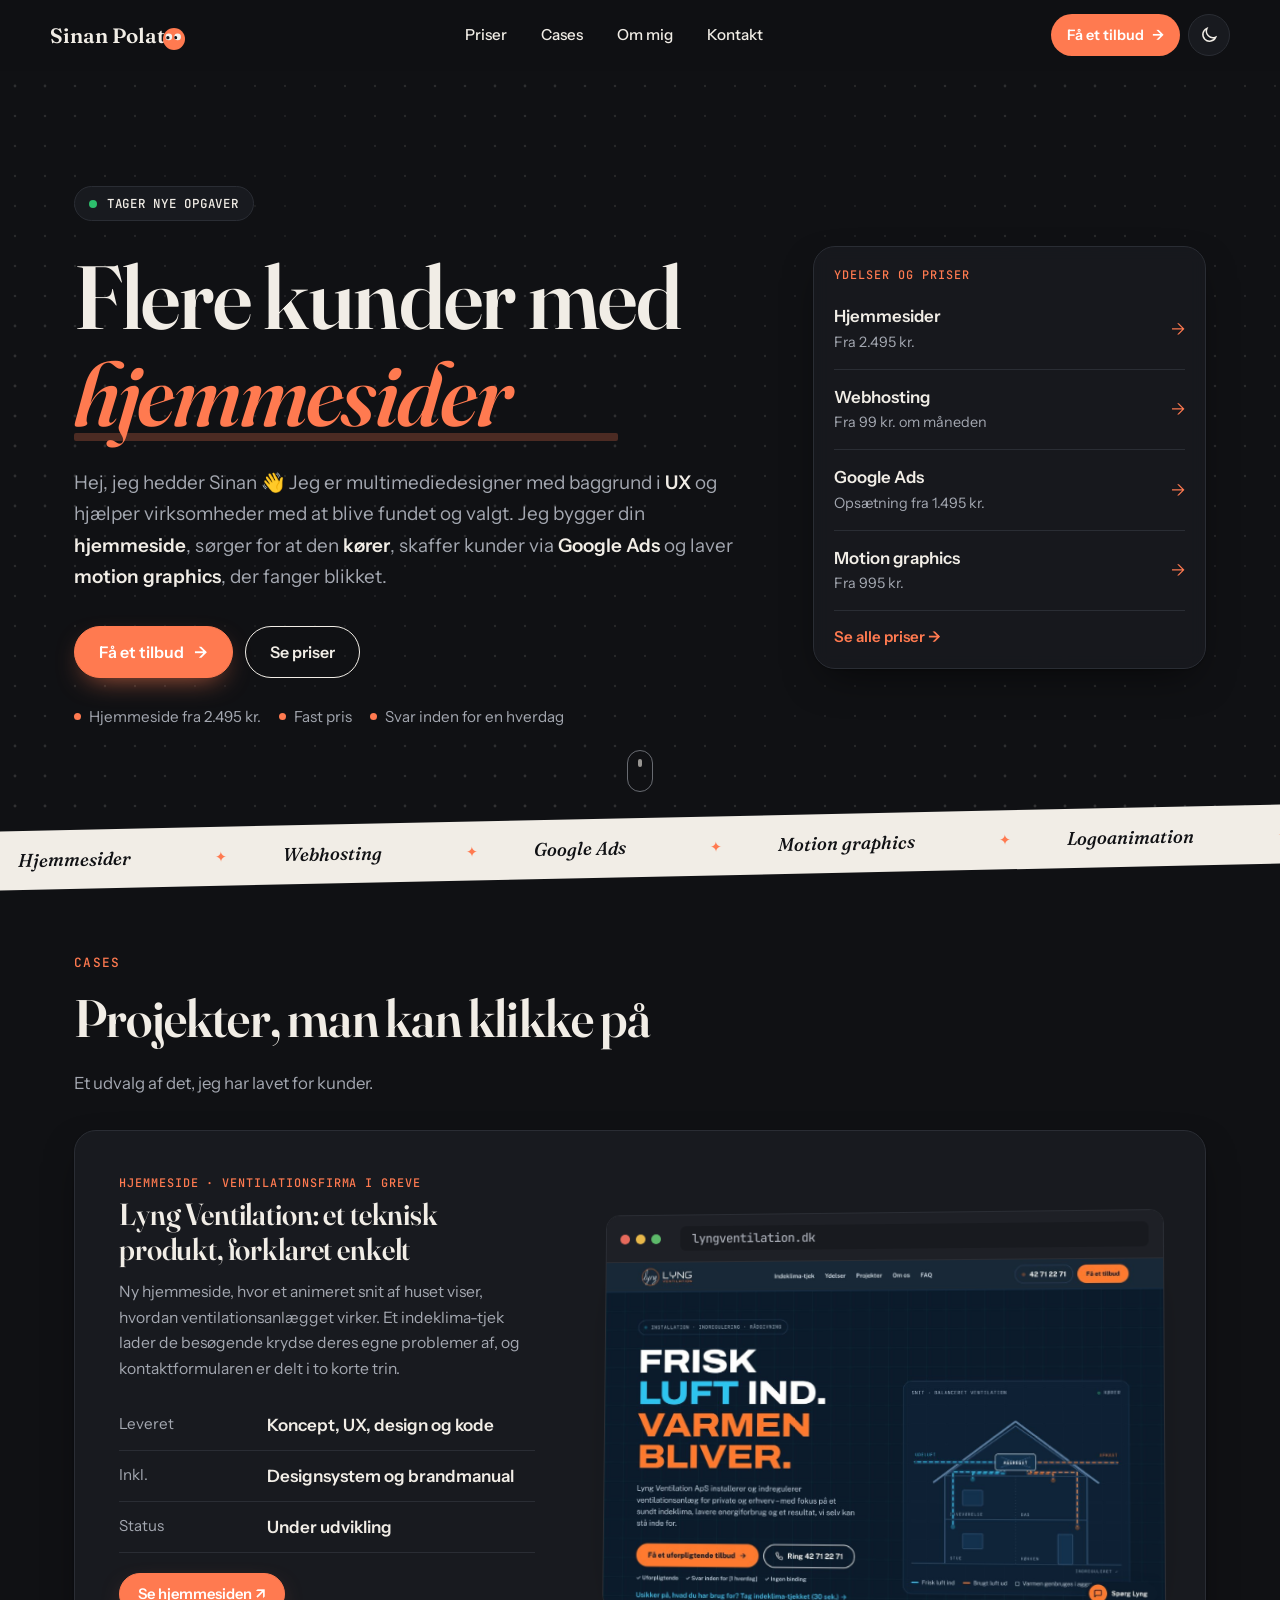
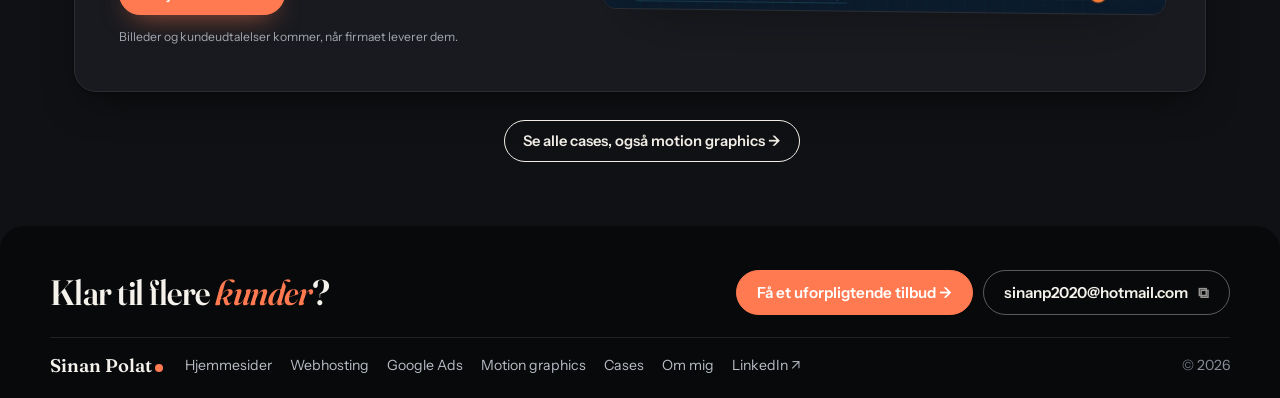
<file: index.html>
<!doctype html>
<html lang="da" data-theme="dark">
<head>
<meta charset="utf-8">
<meta name="viewport" content="width=device-width, initial-scale=1">
<title>Sinan Polat – hjemmesider, webhosting, Google Ads og motion graphics</title>
<meta name="description" content="Jeg hjælper virksomheder med hjemmesider, webhosting, Google Ads og motion graphics. Design og UX, der gør det let for kunderne at forstå, hvad du tilbyder, og tage kontakt.">
<link rel="canonical" href="https://sinanp.dk/">
<meta property="og:type" content="website">
<meta property="og:locale" content="da_DK">
<meta property="og:site_name" content="Sinan Polat">
<meta property="og:title" content="Sinan Polat – hjemmesider, webhosting, Google Ads og motion graphics">
<meta property="og:description" content="Jeg hjælper virksomheder med hjemmesider, webhosting, Google Ads og motion graphics. Design og UX, der gør det let for kunderne at forstå, hvad du tilbyder, og tage kontakt.">
<meta property="og:url" content="https://sinanp.dk/">
<meta property="og:image" content="https://sinanp.dk/assets/img/og.jpg">
<meta property="og:image:type" content="image/jpeg">
<meta property="og:image:width" content="1200">
<meta property="og:image:height" content="630">
<meta property="og:image:alt" content="Sinan Polat – hjemmesider, webhosting, Google Ads og motion graphics">
<meta name="twitter:card" content="summary_large_image">
<meta name="theme-color" content="#101114">
<link rel="icon" href="assets/img/favicon.svg" type="image/svg+xml">
<link rel="apple-touch-icon" href="assets/img/apple-touch-icon.png">
<link rel="preconnect" href="https://fonts.googleapis.com">
<link rel="preconnect" href="https://fonts.gstatic.com" crossorigin>
<link rel="stylesheet" href="https://fonts.googleapis.com/css2?family=Fraunces:ital,opsz,wght@0,9..144,500..700;1,9..144,500..700&family=Instrument+Sans:wght@400;500;600&family=JetBrains+Mono:wght@500&display=swap">
<link rel="stylesheet" href="assets/base.css?v=11">
<link rel="stylesheet" href="assets/dot.css?v=11">
<link rel="stylesheet" href="assets/biz.css?v=11">
<script>
  /* Mørkt tema som standard. Har den besøgende valgt lyst, huskes det. */
  (function(){try{var t=localStorage.getItem('tema-sinanp');if(t==='light')document.documentElement.dataset.theme='light';}catch(e){}})();
</script>
<script type="application/ld+json">{"@context": "https://schema.org", "@graph": [{"@type": "ProfessionalService", "@id": "https://sinanp.dk/#business", "name": "Sinan Polat", "url": "https://sinanp.dk/", "image": "https://sinanp.dk/assets/img/og.jpg", "logo": "https://sinanp.dk/assets/img/apple-touch-icon.png", "description": "Hjemmesider, webhosting, Google Ads og motion graphics til virksomheder.", "email": "sinanp2020@hotmail.com", "areaServed": "DK", "sameAs": ["https://www.linkedin.com/in/sinan-polat-sp"], "hasOfferCatalog": {"@type": "OfferCatalog", "name": "Ydelser", "itemListElement": [{"@type": "Offer", "itemOffered": {"@type": "Service", "name": "Hjemmesider", "url": "https://sinanp.dk/ydelser/hjemmeside/"}}, {"@type": "Offer", "itemOffered": {"@type": "Service", "name": "Webhosting", "url": "https://sinanp.dk/ydelser/webhosting/"}}, {"@type": "Offer", "itemOffered": {"@type": "Service", "name": "Google Ads", "url": "https://sinanp.dk/ydelser/google-ads/"}}, {"@type": "Offer", "itemOffered": {"@type": "Service", "name": "Motion graphics", "url": "https://sinanp.dk/ydelser/motion-graphics/"}}]}}, {"@type": "WebSite", "@id": "https://sinanp.dk/#website", "url": "https://sinanp.dk/", "name": "Sinan Polat", "inLanguage": "da-DK"}]}</script>
</head>
<body>
<a class="skip" href="#indhold">Spring til indhold</a>
<div class="progress" aria-hidden="true"></div>
<header class="site-header">
  <a class="brand" href="./" aria-label="Sinan Polat – forside">Sinan Polat<span class="dot"></span></a>
  <nav class="nav" id="nav" aria-label="Hovedmenu"><a href="priser/">Priser</a><a href="cases/">Cases</a><a href="om/">Om mig</a><a href="kontakt/">Kontakt</a></nav>
  <div class="header-tools">
    <a class="cv-link" href="kontakt/">Få et tilbud <span class="arr" aria-hidden="true">→</span></a>
    <button class="icon-btn" id="themeToggle" type="button" aria-label="Skift mellem lyst og mørkt tema">
      <svg class="i-sun" viewBox="0 0 24 24" aria-hidden="true"><circle cx="12" cy="12" r="4.2"/><path d="M12 2v2.5M12 19.5V22M2 12h2.5M19.5 12H22M4.9 4.9l1.8 1.8M17.3 17.3l1.8 1.8M4.9 19.1l1.8-1.8M17.3 6.7l1.8-1.8"/></svg>
      <svg class="i-moon" viewBox="0 0 24 24" aria-hidden="true"><path d="M20 14.5A8 8 0 0 1 9.5 4a8 8 0 1 0 10.5 10.5Z"/></svg>
    </button>
    <button class="icon-btn menu-btn" id="menuBtn" type="button" aria-label="Åbn menu" aria-expanded="false" aria-controls="nav"><span></span><span></span></button>
  </div>
</header>
<main id="top">
  <section class="hero no-visual" id="indhold">
    <canvas class="hero-field" aria-hidden="true"></canvas>
    <div class="hero-inner">
      <div class="hero-text">
        <p class="status reveal"><span class="pulse"></span>Tager nye opgaver</p>
        <h1 class="reveal">Flere kunder med <span class="rotator" aria-live="polite"><span class="rotator-word" data-words="hjemmesider|Google Ads|motion graphics|webhosting">hjemmesider</span></span></h1>
        <p class="lead reveal">Hej, jeg hedder Sinan 👋 Jeg er multimediedesigner med baggrund i <strong>UX</strong> og hjælper virksomheder med at blive fundet og valgt. Jeg bygger din <strong>hjemmeside</strong>, sørger for at den <strong>kører</strong>, skaffer kunder via <strong>Google Ads</strong> og laver <strong>motion graphics</strong>, der fanger blikket.</p>
        <p class="actions reveal">
          <a class="button magnetic" href="kontakt/">Få et tilbud <span aria-hidden="true">→</span></a>
          <a class="button ghost magnetic" href="priser/">Se priser</a>
        </p>
        <ul class="hero-trust reveal"><li>Hjemmeside fra 2.495 kr.</li><li>Fast pris</li><li>Svar inden for en hverdag</li></ul>
      </div>
      <nav class="hero-menu reveal" aria-label="Ydelser og priser"><p class="kicker">Ydelser og priser</p><a href="ydelser/hjemmeside/"><span><b>Hjemmesider</b><small>Fra 2.495 kr.</small></span><i aria-hidden="true">→</i></a><a href="ydelser/webhosting/"><span><b>Webhosting</b><small>Fra 99 kr. om måneden</small></span><i aria-hidden="true">→</i></a><a href="ydelser/google-ads/"><span><b>Google Ads</b><small>Opsætning fra 1.495 kr.</small></span><i aria-hidden="true">→</i></a><a href="ydelser/motion-graphics/"><span><b>Motion graphics</b><small>Fra 995 kr.</small></span><i aria-hidden="true">→</i></a><a class="hm-all" href="priser/">Se alle priser →</a></nav>
    </div>
    <a class="scroll-hint" href="#cases" aria-label="Scroll ned"><span></span></a>
  </section>

  <div class="marquee" aria-label="Det kan jeg hjælpe med">
    <div class="marquee-track">
      <span>Hjemmesider</span><span>Webhosting</span><span>Google Ads</span><span>Motion graphics</span><span>Logoanimation</span><span>UX og brugerrejser</span><span>SEO</span><span>Video til sociale medier</span><span>Domæne og DNS</span><span>Hjemmesider</span><span>Webhosting</span><span>Google Ads</span><span>Motion graphics</span><span>Logoanimation</span><span>UX og brugerrejser</span><span>SEO</span><span>Video til sociale medier</span><span>Domæne og DNS</span>
    </div>
  </div>

  <section id="cases" class="section cases">
    <div class="section-head">
      <p class="eyebrow reveal">Cases</p>
      <h2 class="reveal">Projekter, man kan klikke på</h2>
      <p class="lead small reveal">Et udvalg af det, jeg har lavet for kunder.</p>
    </div>
    <div class="concept proto reveal">
      <div class="concept-side">
        <p class="kicker">Hjemmeside · Ventilationsfirma i Greve</p>
        <h3 class="proto-title">Lyng Ventilation: et teknisk produkt, forklaret enkelt</h3>
        <p class="proto-text">Ny hjemmeside, hvor et animeret snit af huset viser, hvordan ventilationsanlægget virker. Et indeklima-tjek lader de besøgende krydse deres egne problemer af, og kontaktformularen er delt i to korte trin.</p>
        <dl class="facts">
          <div><dt>Leveret</dt><dd>Koncept, UX, design og kode</dd></div>
          <div><dt>Inkl.</dt><dd>Designsystem og brandmanual</dd></div>
          <div><dt>Status</dt><dd>Under udvikling</dd></div>
        </dl>
        <p class="card-actions"><a class="button small" href="https://portfolio.sinanp.dk/lyng-ventilation/" target="_blank" rel="noopener">Se hjemmesiden ↗</a></p>
        <p class="mock-note">Billeder og kundeudtalelser kommer, når firmaet leverer dem.</p>
      </div>
      <a class="browser proto-shot" href="https://portfolio.sinanp.dk/lyng-ventilation/" target="_blank" rel="noopener" aria-label="Åbn Lyng Ventilations hjemmeside i en ny fane">
        <div class="browser-bar"><i></i><i></i><i></i><span>lyngventilation.dk</span></div>
        <div class="proto-frame"><img src="assets/img/lyng-ventilation.jpg" alt="Forsiden af Lyng Ventilations hjemmeside med overskriften Frisk luft ind. Varmen bliver." loading="lazy" width="1400" height="875"><span class="proto-cta">Se hjemmesiden ↗</span></div>
      </a>
    </div>
    <p class="see-all reveal"><a class="button ghost small" href="cases/">Se alle cases, også motion graphics →</a></p>
  </section>

</main>
<footer id="kontakt" class="contact mini">
  <div class="contact-inner">
    <div class="mini-cta">
      <h2>Klar til flere <em>kunder</em>?</h2>
      <div class="mini-actions">
        <a class="button light magnetic" href="kontakt/">Få et uforpligtende tilbud →</a>
        <button class="button ghost-light" type="button" id="copyMail"><span class="copy-label">sinanp2020@hotmail.com</span><span class="copy-ico" aria-hidden="true">⧉</span></button>
      </div>
    </div>
    <div class="mini-foot">
      <a class="foot-brand" href="./">Sinan Polat<i></i></a>
      <nav aria-label="Footer"><a href="ydelser/hjemmeside/">Hjemmesider</a><a href="ydelser/webhosting/">Webhosting</a><a href="ydelser/google-ads/">Google Ads</a><a href="ydelser/motion-graphics/">Motion graphics</a><a href="cases/">Cases</a><a href="om/">Om mig</a><a href="https://www.linkedin.com/in/sinan-polat-sp" target="_blank" rel="noopener">LinkedIn ↗</a></nav>
      <span class="fine-mini">© <span data-year>2026</span></span>
    </div>
  </div>
</footer>
<div class="toast" role="status" aria-live="polite"></div>
<div class="cta-bar" aria-label="Hurtig kontakt"><a class="button" href="kontakt/">Få et uforpligtende tilbud →</a></div>
<script src="assets/site.js?v=11" defer></script>
<script src="assets/dot.js?v=11" defer></script>
</body>
</html>
</file>
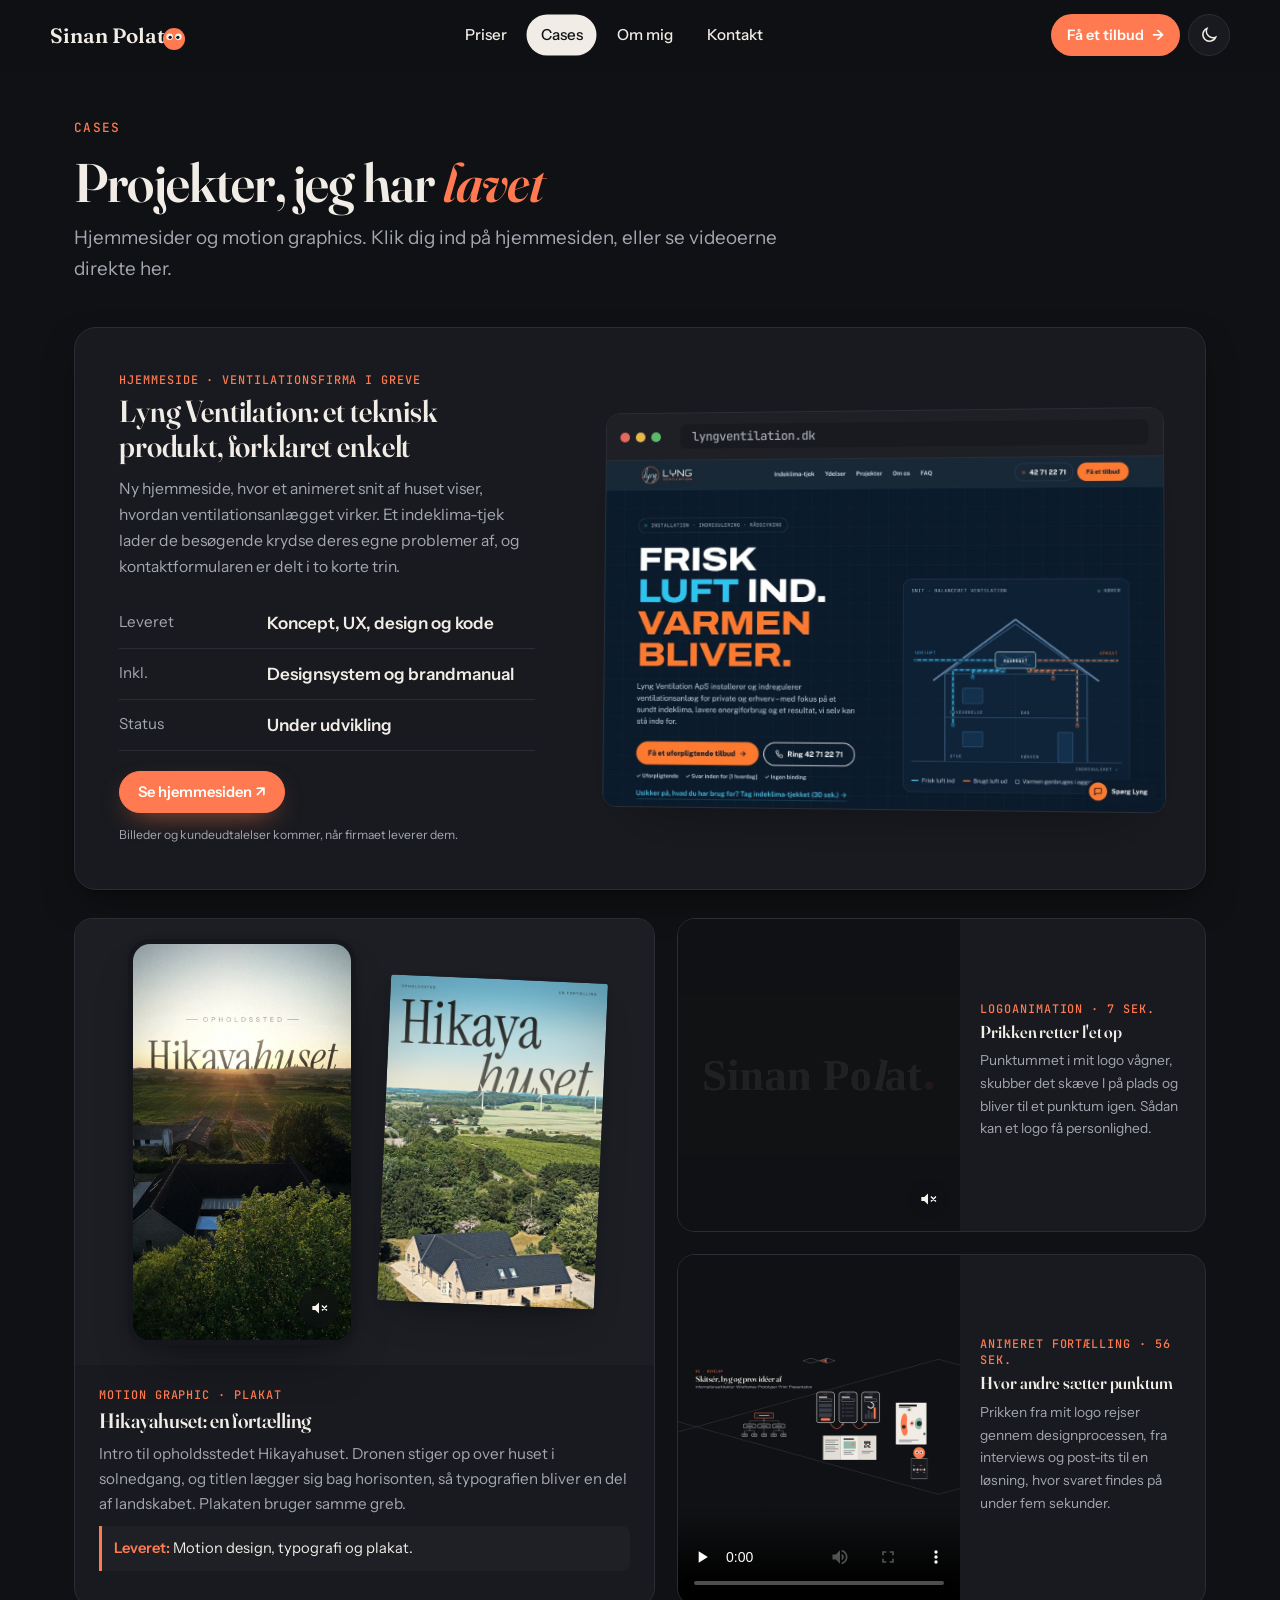
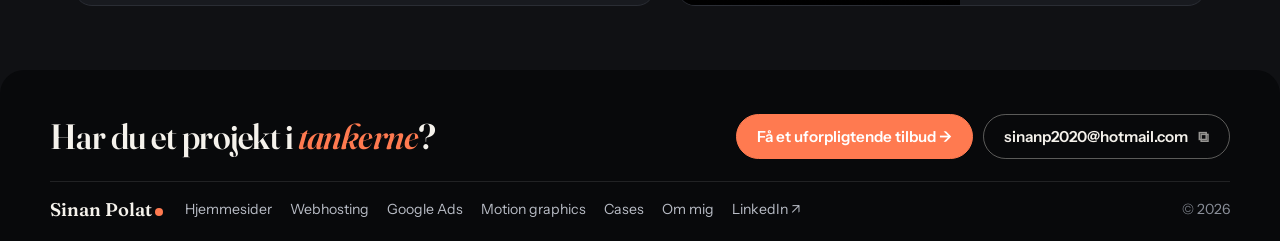
<file: cases/index.html>
<!doctype html>
<html lang="da" data-theme="dark">
<head>
<meta charset="utf-8">
<meta name="viewport" content="width=device-width, initial-scale=1">
<title>Cases – hjemmesider og motion graphics | Sinan Polat</title>
<meta name="description" content="Udvalgte projekter: hjemmesiden til Lyng Ventilation, motion graphics til Hikayahuset og animationer af mit eget logo.">
<link rel="canonical" href="https://sinanp.dk/cases/">
<meta property="og:type" content="website">
<meta property="og:locale" content="da_DK">
<meta property="og:site_name" content="Sinan Polat">
<meta property="og:title" content="Cases – hjemmesider og motion graphics | Sinan Polat">
<meta property="og:description" content="Udvalgte projekter: hjemmesiden til Lyng Ventilation, motion graphics til Hikayahuset og animationer af mit eget logo.">
<meta property="og:url" content="https://sinanp.dk/cases/">
<meta property="og:image" content="https://sinanp.dk/assets/img/og.jpg">
<meta property="og:image:type" content="image/jpeg">
<meta property="og:image:width" content="1200">
<meta property="og:image:height" content="630">
<meta property="og:image:alt" content="Sinan Polat – hjemmesider, webhosting, Google Ads og motion graphics">
<meta name="twitter:card" content="summary_large_image">
<meta name="theme-color" content="#101114">
<link rel="icon" href="../assets/img/favicon.svg" type="image/svg+xml">
<link rel="apple-touch-icon" href="../assets/img/apple-touch-icon.png">
<link rel="preconnect" href="https://fonts.googleapis.com">
<link rel="preconnect" href="https://fonts.gstatic.com" crossorigin>
<link rel="stylesheet" href="https://fonts.googleapis.com/css2?family=Fraunces:ital,opsz,wght@0,9..144,500..700;1,9..144,500..700&family=Instrument+Sans:wght@400;500;600&family=JetBrains+Mono:wght@500&display=swap">
<link rel="stylesheet" href="../assets/base.css?v=11">
<link rel="stylesheet" href="../assets/dot.css?v=11">
<link rel="stylesheet" href="../assets/biz.css?v=11">
<script>
  /* Mørkt tema som standard. Har den besøgende valgt lyst, huskes det. */
  (function(){try{var t=localStorage.getItem('tema-sinanp');if(t==='light')document.documentElement.dataset.theme='light';}catch(e){}})();
</script>
</head>
<body>
<a class="skip" href="#indhold">Spring til indhold</a>
<div class="progress" aria-hidden="true"></div>
<header class="site-header">
  <a class="brand" href="../" aria-label="Sinan Polat – forside">Sinan Polat<span class="dot"></span></a>
  <nav class="nav" id="nav" aria-label="Hovedmenu"><a href="../priser/">Priser</a><a href="../cases/" data-page aria-current="page">Cases</a><a href="../om/">Om mig</a><a href="../kontakt/">Kontakt</a></nav>
  <div class="header-tools">
    <a class="cv-link" href="../kontakt/">Få et tilbud <span class="arr" aria-hidden="true">→</span></a>
    <button class="icon-btn" id="themeToggle" type="button" aria-label="Skift mellem lyst og mørkt tema">
      <svg class="i-sun" viewBox="0 0 24 24" aria-hidden="true"><circle cx="12" cy="12" r="4.2"/><path d="M12 2v2.5M12 19.5V22M2 12h2.5M19.5 12H22M4.9 4.9l1.8 1.8M17.3 17.3l1.8 1.8M4.9 19.1l1.8-1.8M17.3 6.7l1.8-1.8"/></svg>
      <svg class="i-moon" viewBox="0 0 24 24" aria-hidden="true"><path d="M20 14.5A8 8 0 0 1 9.5 4a8 8 0 1 0 10.5 10.5Z"/></svg>
    </button>
    <button class="icon-btn menu-btn" id="menuBtn" type="button" aria-label="Åbn menu" aria-expanded="false" aria-controls="nav"><span></span><span></span></button>
  </div>
</header>
<main id="indhold">
  <section class="page-hero tight">
    <p class="eyebrow reveal">Cases</p>
    <h1 class="reveal">Projekter, jeg har <em>lavet</em></h1>
    <p class="lead reveal">Hjemmesider og motion graphics. Klik dig ind på hjemmesiden, eller se videoerne direkte her.</p>
  </section>
  <section class="section cases" style="padding-top:20px"><div class="concept proto reveal">
      <div class="concept-side">
        <p class="kicker">Hjemmeside · Ventilationsfirma i Greve</p>
        <h3 class="proto-title">Lyng Ventilation: et teknisk produkt, forklaret enkelt</h3>
        <p class="proto-text">Ny hjemmeside, hvor et animeret snit af huset viser, hvordan ventilationsanlægget virker. Et indeklima-tjek lader de besøgende krydse deres egne problemer af, og kontaktformularen er delt i to korte trin.</p>
        <dl class="facts">
          <div><dt>Leveret</dt><dd>Koncept, UX, design og kode</dd></div>
          <div><dt>Inkl.</dt><dd>Designsystem og brandmanual</dd></div>
          <div><dt>Status</dt><dd>Under udvikling</dd></div>
        </dl>
        <p class="card-actions"><a class="button small" href="https://portfolio.sinanp.dk/lyng-ventilation/" target="_blank" rel="noopener">Se hjemmesiden ↗</a></p>
        <p class="mock-note">Billeder og kundeudtalelser kommer, når firmaet leverer dem.</p>
      </div>
      <a class="browser proto-shot" href="https://portfolio.sinanp.dk/lyng-ventilation/" target="_blank" rel="noopener" aria-label="Åbn Lyng Ventilations hjemmeside i en ny fane">
        <div class="browser-bar"><i></i><i></i><i></i><span>lyngventilation.dk</span></div>
        <div class="proto-frame"><img src="../assets/img/lyng-ventilation.jpg" alt="Forsiden af Lyng Ventilations hjemmeside med overskriften Frisk luft ind. Varmen bliver." loading="lazy" width="1400" height="875"><span class="proto-cta">Se hjemmesiden ↗</span></div>
      </a>
    </div><div class="motion compact-motion">
      <article class="mcard mfeature reveal">
        <div class="mmedia hika">
          <figure class="phone"><video class="mvid" data-autoplay muted loop playsinline preload="none" poster="../assets/media/hikayahuset-poster.jpg" aria-label="Intro til Hikayahuset: dronen stiger op over huset i solnedgang, og titlen lægger sig bag horisonten"><source src="../assets/media/hikayahuset-web.mp4" type="video/mp4"></video><button class="msound" type="button" aria-pressed="false" aria-label="Slå lyd til"><svg viewBox="0 0 24 24" aria-hidden="true"><path class="spk" d="M4 9.5h3.5L12 5.5v13l-4.5-4H4z"/><path class="on" d="M15.5 9a4 4 0 0 1 0 6M18 6.5a7.5 7.5 0 0 1 0 11"/><path class="off" d="M16 9.5l5 5M21 9.5l-5 5"/></svg></button></figure>
          <figure class="print"><img src="../assets/img/hikayahuset-plakat.jpg" alt="Plakat for Hikayahuset: titlen ligger bag horisonten over et luftfoto af huset" loading="lazy" width="900" height="1350"></figure>
        </div>
        <div class="mbody"><p class="kicker">Motion graphic · Plakat</p><h3>Hikayahuset: en fortælling</h3><p>Intro til opholdsstedet Hikayahuset. Dronen stiger op over huset i solnedgang, og titlen lægger sig bag horisonten, så typografien bliver en del af landskabet. Plakaten bruger samme greb.</p><p class="role"><b>Leveret:</b> Motion design, typografi og plakat.</p></div>
      </article>
      <article class="mcard reveal">
        <figure class="mmedia wide16"><video class="mvid" data-autoplay muted loop playsinline preload="none" poster="../assets/media/sinan-polat-logo-story-poster.jpg" aria-label="Logoanimation: prikken i Sinan Polat vågner, retter det skæve l op og bliver til logoet igen"><source src="../assets/media/sinan-polat-logo-story.webm" type="video/webm"><source src="../assets/media/sinan-polat-logo-story.mp4" type="video/mp4"></video><button class="msound" type="button" aria-pressed="false" aria-label="Slå lyd til"><svg viewBox="0 0 24 24" aria-hidden="true"><path class="spk" d="M4 9.5h3.5L12 5.5v13l-4.5-4H4z"/><path class="on" d="M15.5 9a4 4 0 0 1 0 6M18 6.5a7.5 7.5 0 0 1 0 11"/><path class="off" d="M16 9.5l5 5M21 9.5l-5 5"/></svg></button></figure>
        <div class="mbody"><p class="kicker">Logoanimation · 7 sek.</p><h3>Prikken retter l'et op</h3><p>Punktummet i mit logo vågner, skubber det skæve l på plads og bliver til et punktum igen. Sådan kan et logo få personlighed.</p></div>
      </article>
      <article class="mcard reveal">
        <figure class="mmedia wide16"><video class="mvid" controls playsinline preload="none" poster="../assets/media/sinan-polat-punktum-poster.jpg" aria-label="Animeret fortælling: prikken fra logoet rejser gennem designprocessen"><source src="../assets/media/sinan-polat-punktum.webm" type="video/webm"><source src="../assets/media/sinan-polat-punktum.mp4" type="video/mp4"></video></figure>
        <div class="mbody"><p class="kicker">Animeret fortælling · 56 sek.</p><h3>Hvor andre sætter punktum</h3><p>Prikken fra mit logo rejser gennem designprocessen, fra interviews og post-its til en løsning, hvor svaret findes på under fem sekunder.</p></div>
      </article>
    </div></section>
</main>
<footer id="kontakt" class="contact mini">
  <div class="contact-inner">
    <div class="mini-cta">
      <h2>Har du et projekt i <em>tankerne</em>?</h2>
      <div class="mini-actions">
        <a class="button light magnetic" href="../kontakt/">Få et uforpligtende tilbud →</a>
        <button class="button ghost-light" type="button" id="copyMail"><span class="copy-label">sinanp2020@hotmail.com</span><span class="copy-ico" aria-hidden="true">⧉</span></button>
      </div>
    </div>
    <div class="mini-foot">
      <a class="foot-brand" href="../">Sinan Polat<i></i></a>
      <nav aria-label="Footer"><a href="../ydelser/hjemmeside/">Hjemmesider</a><a href="../ydelser/webhosting/">Webhosting</a><a href="../ydelser/google-ads/">Google Ads</a><a href="../ydelser/motion-graphics/">Motion graphics</a><a href="../cases/">Cases</a><a href="../om/">Om mig</a><a href="https://www.linkedin.com/in/sinan-polat-sp" target="_blank" rel="noopener">LinkedIn ↗</a></nav>
      <span class="fine-mini">© <span data-year>2026</span></span>
    </div>
  </div>
</footer>
<div class="toast" role="status" aria-live="polite"></div>
<div class="cta-bar" aria-label="Hurtig kontakt"><a class="button" href="../kontakt/">Få et uforpligtende tilbud →</a></div>
<script src="../assets/site.js?v=11" defer></script>
<script src="../assets/dot.js?v=11" defer></script>
</body>
</html>
</file>
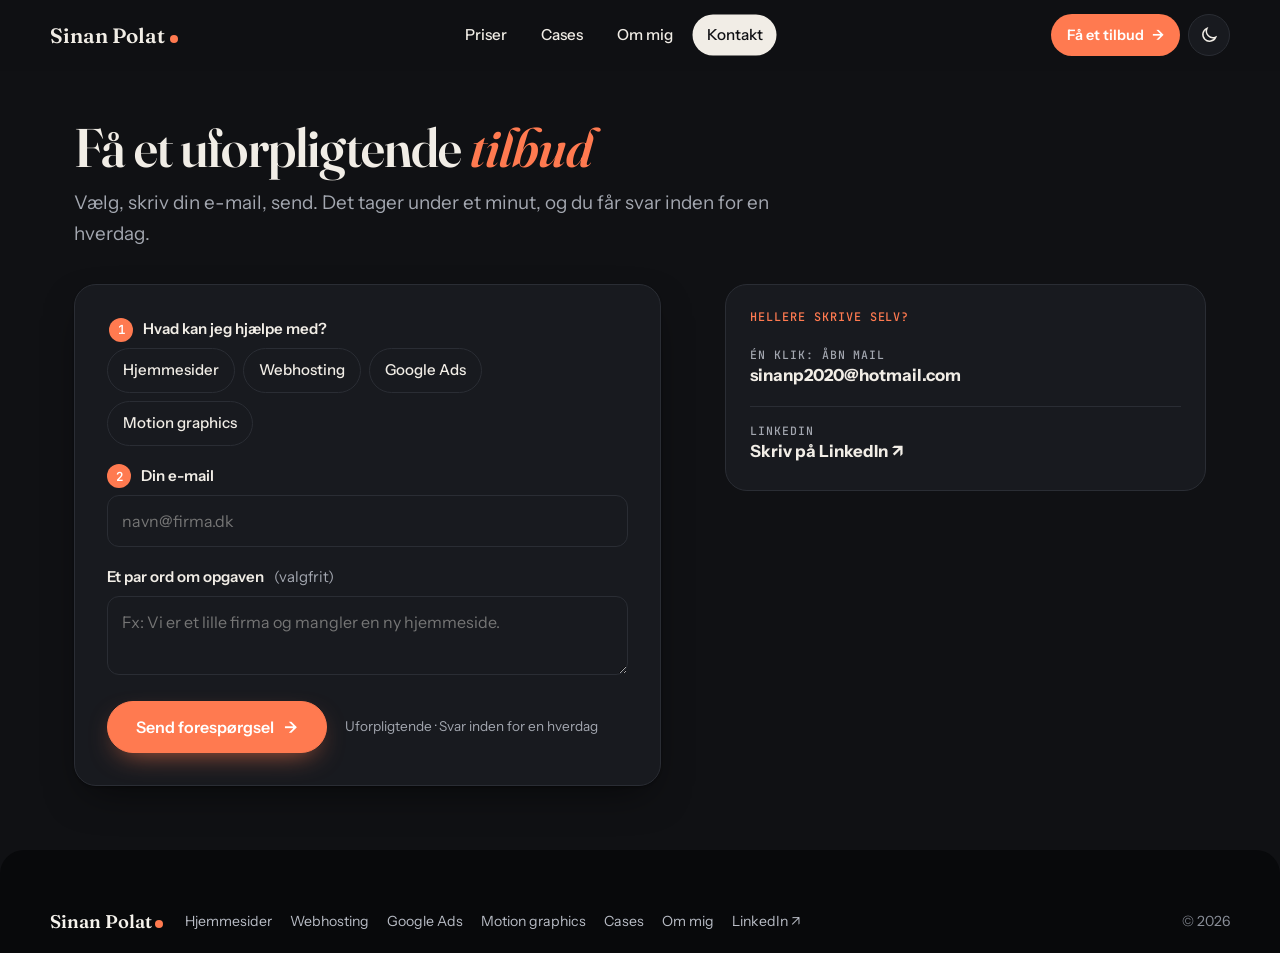
<file: kontakt/index.html>
<!doctype html>
<html lang="da" data-theme="dark">
<head>
<meta charset="utf-8">
<meta name="viewport" content="width=device-width, initial-scale=1">
<title>Kontakt – få et uforpligtende tilbud | Sinan Polat</title>
<meta name="description" content="Send en forespørgsel på under et minut: vælg ydelse, skriv din e-mail, send. Uforpligtende tilbud på hjemmeside, webhosting, Google Ads eller motion graphics.">
<link rel="canonical" href="https://sinanp.dk/kontakt/">
<meta property="og:type" content="website">
<meta property="og:locale" content="da_DK">
<meta property="og:site_name" content="Sinan Polat">
<meta property="og:title" content="Kontakt – få et uforpligtende tilbud | Sinan Polat">
<meta property="og:description" content="Send en forespørgsel på under et minut: vælg ydelse, skriv din e-mail, send. Uforpligtende tilbud på hjemmeside, webhosting, Google Ads eller motion graphics.">
<meta property="og:url" content="https://sinanp.dk/kontakt/">
<meta property="og:image" content="https://sinanp.dk/assets/img/og.jpg">
<meta property="og:image:type" content="image/jpeg">
<meta property="og:image:width" content="1200">
<meta property="og:image:height" content="630">
<meta property="og:image:alt" content="Sinan Polat – hjemmesider, webhosting, Google Ads og motion graphics">
<meta name="twitter:card" content="summary_large_image">
<meta name="theme-color" content="#101114">
<link rel="icon" href="../assets/img/favicon.svg" type="image/svg+xml">
<link rel="apple-touch-icon" href="../assets/img/apple-touch-icon.png">
<link rel="preconnect" href="https://fonts.googleapis.com">
<link rel="preconnect" href="https://fonts.gstatic.com" crossorigin>
<link rel="stylesheet" href="https://fonts.googleapis.com/css2?family=Fraunces:ital,opsz,wght@0,9..144,500..700;1,9..144,500..700&family=Instrument+Sans:wght@400;500;600&family=JetBrains+Mono:wght@500&display=swap">
<link rel="stylesheet" href="../assets/base.css?v=11">
<link rel="stylesheet" href="../assets/dot.css?v=11">
<link rel="stylesheet" href="../assets/biz.css?v=11">
<script>
  /* Mørkt tema som standard. Har den besøgende valgt lyst, huskes det. */
  (function(){try{var t=localStorage.getItem('tema-sinanp');if(t==='light')document.documentElement.dataset.theme='light';}catch(e){}})();
</script>
</head>
<body>
<a class="skip" href="#indhold">Spring til indhold</a>
<div class="progress" aria-hidden="true"></div>
<header class="site-header">
  <a class="brand" href="../" aria-label="Sinan Polat – forside">Sinan Polat<span class="dot"></span></a>
  <nav class="nav" id="nav" aria-label="Hovedmenu"><a href="../priser/">Priser</a><a href="../cases/">Cases</a><a href="../om/">Om mig</a><a href="../kontakt/" data-page aria-current="page">Kontakt</a></nav>
  <div class="header-tools">
    <a class="cv-link" href="../kontakt/">Få et tilbud <span class="arr" aria-hidden="true">→</span></a>
    <button class="icon-btn" id="themeToggle" type="button" aria-label="Skift mellem lyst og mørkt tema">
      <svg class="i-sun" viewBox="0 0 24 24" aria-hidden="true"><circle cx="12" cy="12" r="4.2"/><path d="M12 2v2.5M12 19.5V22M2 12h2.5M19.5 12H22M4.9 4.9l1.8 1.8M17.3 17.3l1.8 1.8M4.9 19.1l1.8-1.8M17.3 6.7l1.8-1.8"/></svg>
      <svg class="i-moon" viewBox="0 0 24 24" aria-hidden="true"><path d="M20 14.5A8 8 0 0 1 9.5 4a8 8 0 1 0 10.5 10.5Z"/></svg>
    </button>
    <button class="icon-btn menu-btn" id="menuBtn" type="button" aria-label="Åbn menu" aria-expanded="false" aria-controls="nav"><span></span><span></span></button>
  </div>
</header>
<main id="indhold">
  <section class="page-hero tight">
    <h1>Få et uforpligtende <em>tilbud</em></h1>
    <p class="lead">Vælg, skriv din e-mail, send. Det tager under et minut, og du får svar inden for en hverdag.</p>
  </section>
  <section class="section" style="padding-top:12px">
    <div class="split">
      <div class="panel">
        <form class="form quick" id="contactForm" novalidate>
          <fieldset class="full" style="border:0;padding:0;margin:0"><legend><span class="stepn">1</span>Hvad kan jeg hjælpe med?</legend><div class="chips-pick"><label><input type="radio" name="ydelse" value="Hjemmeside"><span>Hjemmesider</span></label><label><input type="radio" name="ydelse" value="Webhosting"><span>Webhosting</span></label><label><input type="radio" name="ydelse" value="Google Ads"><span>Google Ads</span></label><label><input type="radio" name="ydelse" value="Motion graphics"><span>Motion graphics</span></label></div></fieldset>
          <div class="full field"><label for="email"><span class="stepn">2</span>Din e-mail</label><input id="email" name="email" type="email" autocomplete="email" inputmode="email" placeholder="navn@firma.dk"><span class="err-msg">Skriv en gyldig e-mail, så jeg kan svare dig.</span></div>
          <div class="full field"><label for="besked">Et par ord om opgaven <span class="opt">(valgfrit)</span></label><textarea id="besked" name="besked" rows="2" placeholder="Fx: Vi er et lille firma og mangler en ny hjemmeside."></textarea></div>
          <input type="text" name="_honey" tabindex="-1" autocomplete="off" aria-hidden="true" style="position:absolute;left:-9999px;width:1px;height:1px;opacity:0">
          <div class="full form-send">
            <button class="button send-btn" type="submit"><span class="send-label">Send forespørgsel</span><span class="send-arr" aria-hidden="true">→</span><span class="spinner" aria-hidden="true"></span></button>
            <p class="form-note" id="formStatus" aria-live="polite">Uforpligtende · Svar inden for en hverdag</p>
          </div>
        </form>
        <div class="form-ok" id="formOk" tabindex="-1" role="status"><span class="ok-ico" aria-hidden="true">✓</span><div><b>Tak, din forespørgsel er sendt</b><p>Jeg svarer inden for en hverdag på <span id="okMail">din mail</span>.</p><button type="button" class="link-btn" id="formAgain">Send en ny forespørgsel</button></div></div>
        <p class="form-fail" id="formFail" tabindex="-1" hidden>Beskeden kunne ikke sendes lige nu. Prøv igen, eller skriv direkte til <a href="mailto:sinanp2020@hotmail.com">sinanp2020@hotmail.com</a>.</p>
      </div>
      <aside class="contact-card reveal" aria-label="Andre måder at kontakte mig på">
        <p class="kicker" style="padding-top:16px;margin:0">Hellere skrive selv?</p>
        <a href="mailto:sinanp2020@hotmail.com?subject=Foresp%C3%B8rgsel%20fra%20sinanp.dk"><small>Én klik: åbn mail</small><b>sinanp2020@hotmail.com</b></a>
        <a href="https://www.linkedin.com/in/sinan-polat-sp" target="_blank" rel="noopener"><small>LinkedIn</small><b>Skriv på LinkedIn ↗</b></a>
      </aside>
    </div>
  </section>
</main>
<footer id="kontakt" class="contact mini">
  <div class="contact-inner">
    
    <div class="mini-foot">
      <a class="foot-brand" href="../">Sinan Polat<i></i></a>
      <nav aria-label="Footer"><a href="../ydelser/hjemmeside/">Hjemmesider</a><a href="../ydelser/webhosting/">Webhosting</a><a href="../ydelser/google-ads/">Google Ads</a><a href="../ydelser/motion-graphics/">Motion graphics</a><a href="../cases/">Cases</a><a href="../om/">Om mig</a><a href="https://www.linkedin.com/in/sinan-polat-sp" target="_blank" rel="noopener">LinkedIn ↗</a></nav>
      <span class="fine-mini">© <span data-year>2026</span></span>
    </div>
  </div>
</footer>
<div class="toast" role="status" aria-live="polite"></div>

<script src="../assets/site.js?v=11" defer></script>
<script src="../assets/dot.js?v=11" defer></script>
</body>
</html>
</file>
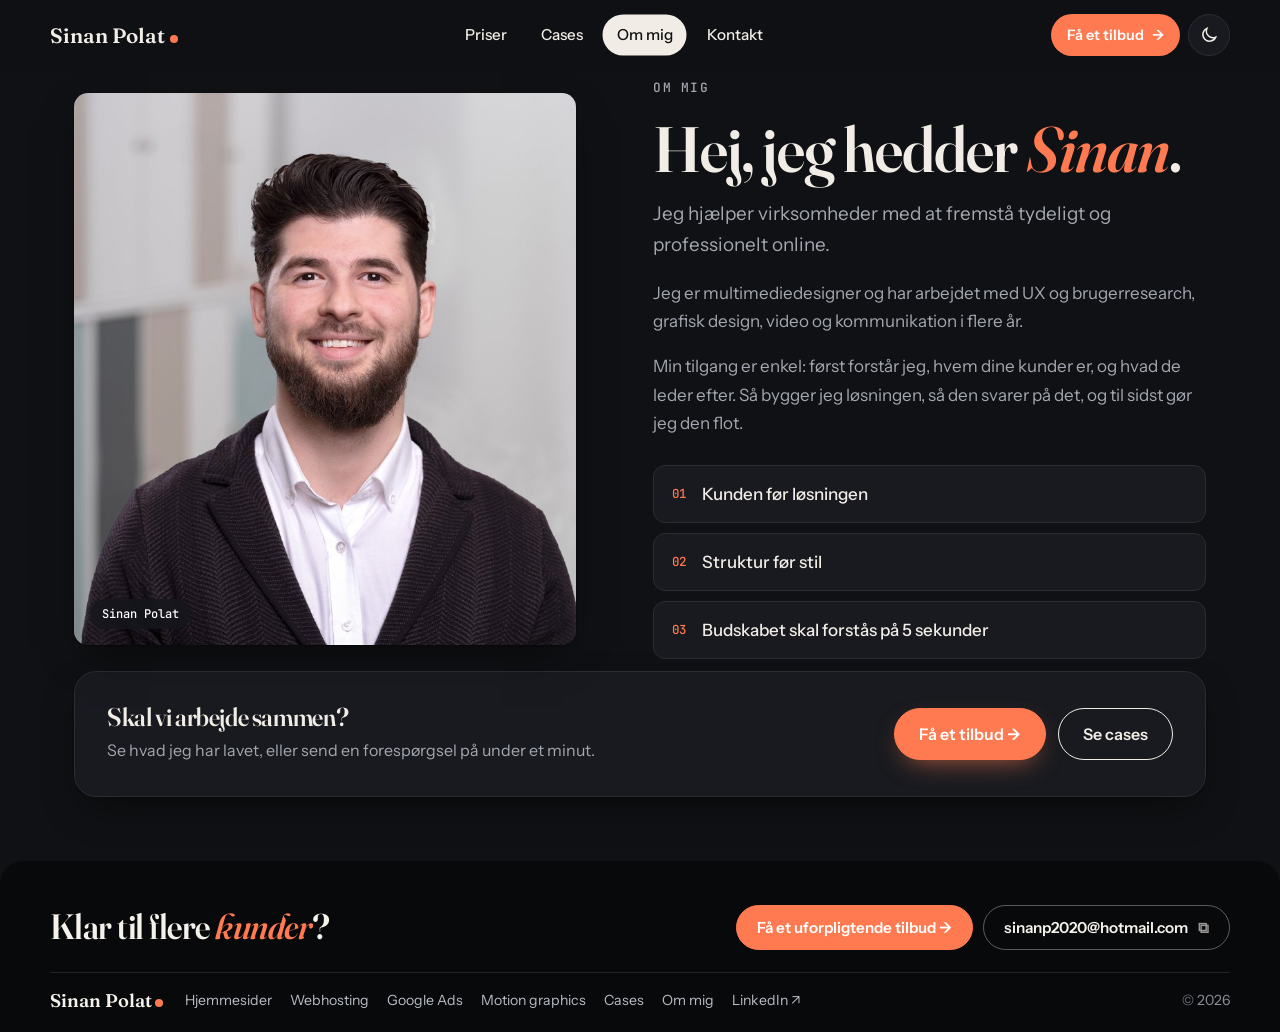
<file: om/index.html>
<!doctype html>
<html lang="da" data-theme="dark">
<head>
<meta charset="utf-8">
<meta name="viewport" content="width=device-width, initial-scale=1">
<title>Om Sinan Polat – multimediedesigner med baggrund i UX</title>
<meta name="description" content="Multimediedesigner med baggrund i UX. Jeg laver hjemmesider, webhosting, Google Ads og motion graphics med fokus på brugerne.">
<link rel="canonical" href="https://sinanp.dk/om/">
<meta property="og:type" content="website">
<meta property="og:locale" content="da_DK">
<meta property="og:site_name" content="Sinan Polat">
<meta property="og:title" content="Om Sinan Polat – multimediedesigner med baggrund i UX">
<meta property="og:description" content="Multimediedesigner med baggrund i UX. Jeg laver hjemmesider, webhosting, Google Ads og motion graphics med fokus på brugerne.">
<meta property="og:url" content="https://sinanp.dk/om/">
<meta property="og:image" content="https://sinanp.dk/assets/img/og.jpg">
<meta property="og:image:type" content="image/jpeg">
<meta property="og:image:width" content="1200">
<meta property="og:image:height" content="630">
<meta property="og:image:alt" content="Sinan Polat – hjemmesider, webhosting, Google Ads og motion graphics">
<meta name="twitter:card" content="summary_large_image">
<meta name="theme-color" content="#101114">
<link rel="icon" href="../assets/img/favicon.svg" type="image/svg+xml">
<link rel="apple-touch-icon" href="../assets/img/apple-touch-icon.png">
<link rel="preconnect" href="https://fonts.googleapis.com">
<link rel="preconnect" href="https://fonts.gstatic.com" crossorigin>
<link rel="stylesheet" href="https://fonts.googleapis.com/css2?family=Fraunces:ital,opsz,wght@0,9..144,500..700;1,9..144,500..700&family=Instrument+Sans:wght@400;500;600&family=JetBrains+Mono:wght@500&display=swap">
<link rel="stylesheet" href="../assets/base.css?v=11">
<link rel="stylesheet" href="../assets/dot.css?v=11">
<link rel="stylesheet" href="../assets/biz.css?v=11">
<script>
  /* Mørkt tema som standard. Har den besøgende valgt lyst, huskes det. */
  (function(){try{var t=localStorage.getItem('tema-sinanp');if(t==='light')document.documentElement.dataset.theme='light';}catch(e){}})();
</script>
</head>
<body>
<a class="skip" href="#indhold">Spring til indhold</a>
<div class="progress" aria-hidden="true"></div>
<header class="site-header">
  <a class="brand" href="../" aria-label="Sinan Polat – forside">Sinan Polat<span class="dot"></span></a>
  <nav class="nav" id="nav" aria-label="Hovedmenu"><a href="../priser/">Priser</a><a href="../cases/">Cases</a><a href="../om/" data-page aria-current="page">Om mig</a><a href="../kontakt/">Kontakt</a></nav>
  <div class="header-tools">
    <a class="cv-link" href="../kontakt/">Få et tilbud <span class="arr" aria-hidden="true">→</span></a>
    <button class="icon-btn" id="themeToggle" type="button" aria-label="Skift mellem lyst og mørkt tema">
      <svg class="i-sun" viewBox="0 0 24 24" aria-hidden="true"><circle cx="12" cy="12" r="4.2"/><path d="M12 2v2.5M12 19.5V22M2 12h2.5M19.5 12H22M4.9 4.9l1.8 1.8M17.3 17.3l1.8 1.8M4.9 19.1l1.8-1.8M17.3 6.7l1.8-1.8"/></svg>
      <svg class="i-moon" viewBox="0 0 24 24" aria-hidden="true"><path d="M20 14.5A8 8 0 0 1 9.5 4a8 8 0 1 0 10.5 10.5Z"/></svg>
    </button>
    <button class="icon-btn menu-btn" id="menuBtn" type="button" aria-label="Åbn menu" aria-expanded="false" aria-controls="nav"><span></span><span></span></button>
  </div>
</header>
<main id="indhold">
  <section class="section about" style="padding-top:8px">
    <div class="about-photo reveal"><img src="../assets/img/sinan-polat.jpg" alt="Portræt af Sinan Polat" width="800" height="800"><span class="photo-tag">Sinan Polat</span></div>
    <div class="about-text">
      <p class="eyebrow reveal">Om mig</p>
      <h1 class="reveal" style="font-size:clamp(2.3rem,5vw,4rem)">Hej, jeg hedder <em>Sinan</em>.</h1>
      <p class="lead reveal" style="margin-top:.8em">Jeg hjælper virksomheder med at fremstå tydeligt og professionelt online.</p>
      <p class="reveal">Jeg er multimediedesigner og har arbejdet med UX og brugerresearch, grafisk design, video og kommunikation i flere år.</p>
      <p class="reveal">Min tilgang er enkel: først forstår jeg, hvem dine kunder er, og hvad de leder efter. Så bygger jeg løsningen, så den svarer på det, og til sidst gør jeg den flot.</p>
      <ul class="principles reveal"><li><span>01</span>Kunden før løsningen</li><li><span>02</span>Struktur før stil</li><li><span>03</span>Budskabet skal forstås på 5 sekunder</li></ul>
    </div>
  </section>
  <section class="section" style="padding-top:12px">
    <div class="panel reveal" style="display:flex;flex-wrap:wrap;gap:16px 28px;align-items:center;justify-content:space-between">
      <div><h2 style="margin:0 0 6px">Skal vi arbejde sammen?</h2><p class="form-note" style="font-size:1rem">Se hvad jeg har lavet, eller send en forespørgsel på under et minut.</p></div>
      <p class="actions" style="margin:0"><a class="button magnetic" href="../kontakt/">Få et tilbud →</a><a class="button ghost magnetic" href="../cases/">Se cases</a></p>
    </div>
  </section>
</main>
<footer id="kontakt" class="contact mini">
  <div class="contact-inner">
    <div class="mini-cta">
      <h2>Klar til flere <em>kunder</em>?</h2>
      <div class="mini-actions">
        <a class="button light magnetic" href="../kontakt/">Få et uforpligtende tilbud →</a>
        <button class="button ghost-light" type="button" id="copyMail"><span class="copy-label">sinanp2020@hotmail.com</span><span class="copy-ico" aria-hidden="true">⧉</span></button>
      </div>
    </div>
    <div class="mini-foot">
      <a class="foot-brand" href="../">Sinan Polat<i></i></a>
      <nav aria-label="Footer"><a href="../ydelser/hjemmeside/">Hjemmesider</a><a href="../ydelser/webhosting/">Webhosting</a><a href="../ydelser/google-ads/">Google Ads</a><a href="../ydelser/motion-graphics/">Motion graphics</a><a href="../cases/">Cases</a><a href="../om/">Om mig</a><a href="https://www.linkedin.com/in/sinan-polat-sp" target="_blank" rel="noopener">LinkedIn ↗</a></nav>
      <span class="fine-mini">© <span data-year>2026</span></span>
    </div>
  </div>
</footer>
<div class="toast" role="status" aria-live="polite"></div>
<div class="cta-bar" aria-label="Hurtig kontakt"><a class="button" href="../kontakt/">Få et uforpligtende tilbud →</a></div>
<script src="../assets/site.js?v=11" defer></script>
<script src="../assets/dot.js?v=11" defer></script>
</body>
</html>
</file>
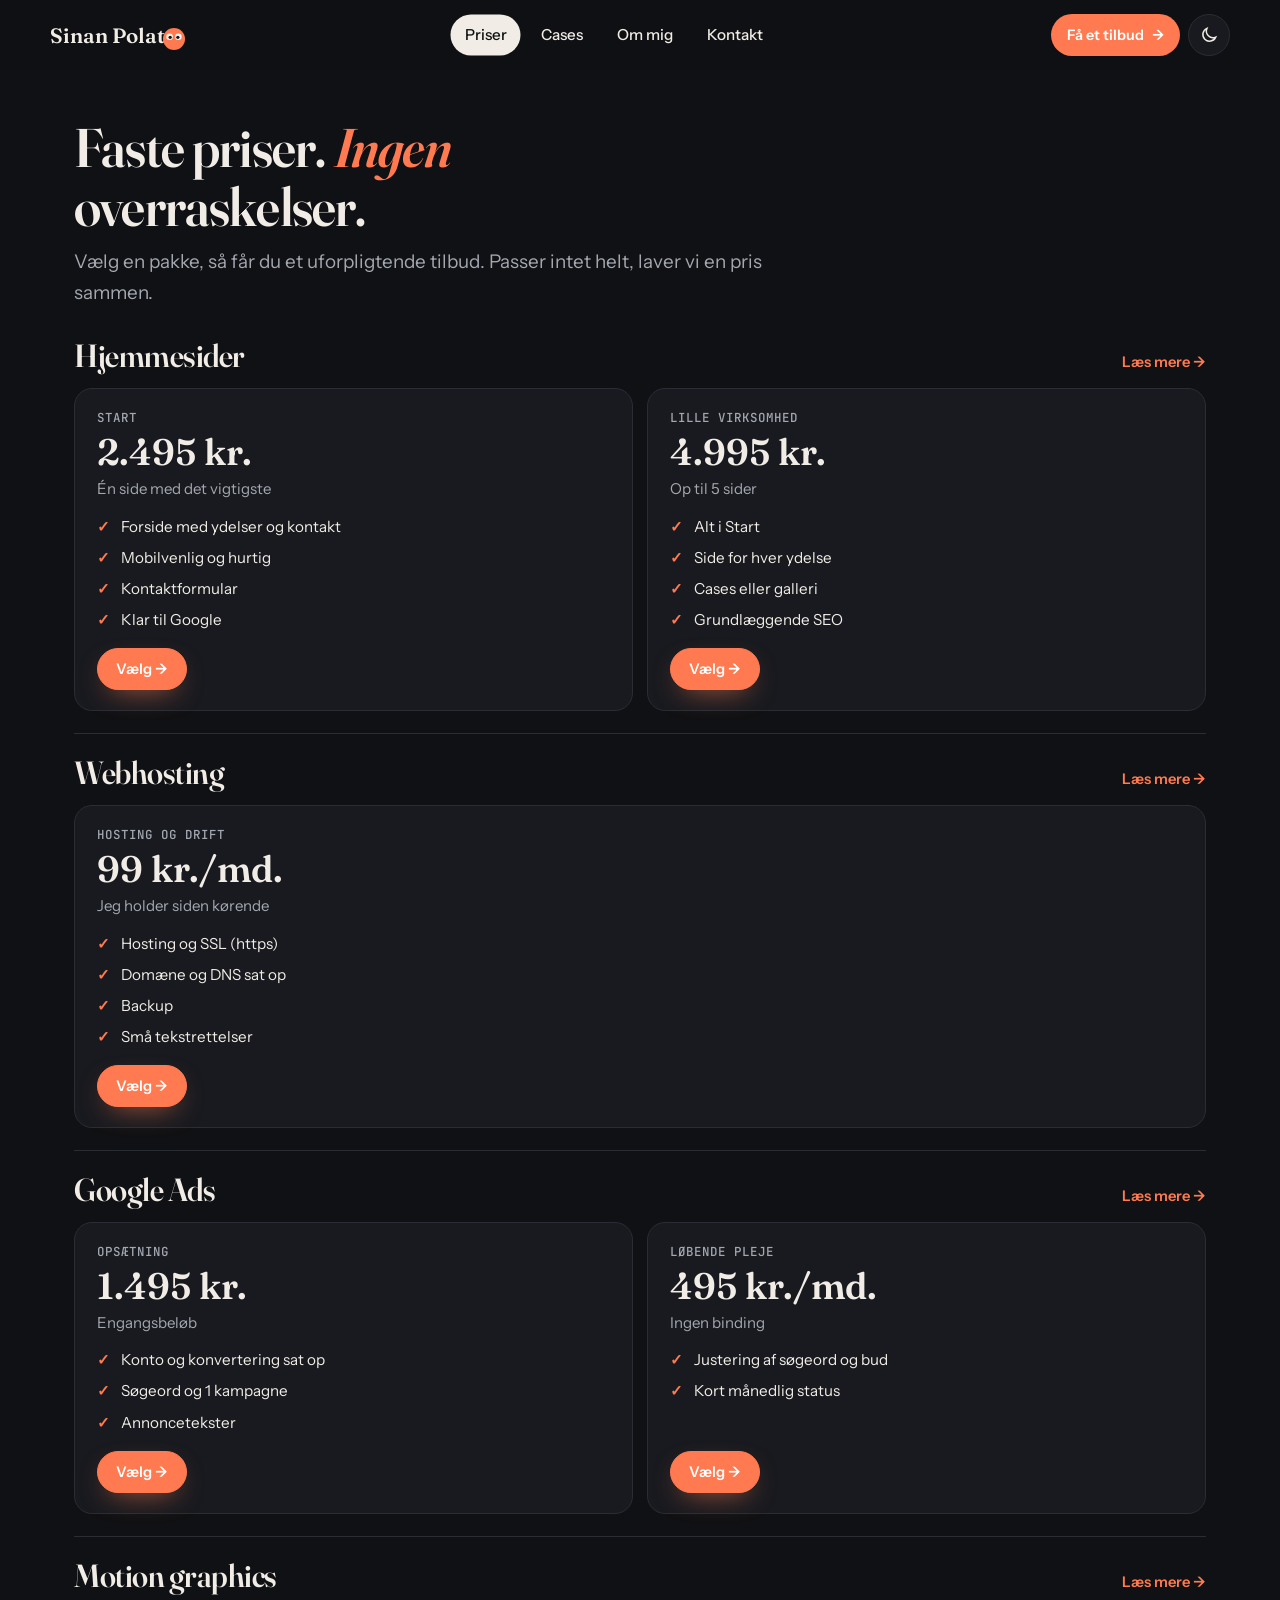
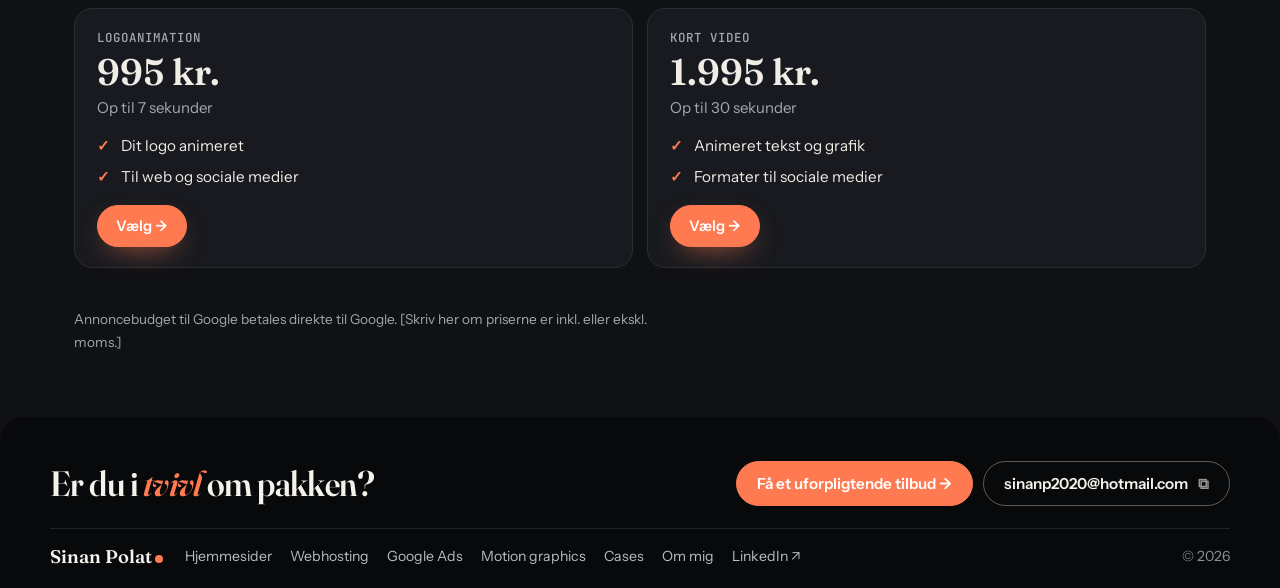
<file: priser/index.html>
<!doctype html>
<html lang="da" data-theme="dark">
<head>
<meta charset="utf-8">
<meta name="viewport" content="width=device-width, initial-scale=1">
<title>Priser – hjemmeside fra 2.495 kr. | Sinan Polat</title>
<meta name="description" content="Faste, lave priser på hjemmesider, webhosting, Google Ads og motion graphics. Hjemmeside fra 2.495 kr., hosting fra 99 kr. om måneden.">
<link rel="canonical" href="https://sinanp.dk/priser/">
<meta property="og:type" content="website">
<meta property="og:locale" content="da_DK">
<meta property="og:site_name" content="Sinan Polat">
<meta property="og:title" content="Priser – hjemmeside fra 2.495 kr. | Sinan Polat">
<meta property="og:description" content="Faste, lave priser på hjemmesider, webhosting, Google Ads og motion graphics. Hjemmeside fra 2.495 kr., hosting fra 99 kr. om måneden.">
<meta property="og:url" content="https://sinanp.dk/priser/">
<meta property="og:image" content="https://sinanp.dk/assets/img/og.jpg">
<meta property="og:image:type" content="image/jpeg">
<meta property="og:image:width" content="1200">
<meta property="og:image:height" content="630">
<meta property="og:image:alt" content="Sinan Polat – hjemmesider, webhosting, Google Ads og motion graphics">
<meta name="twitter:card" content="summary_large_image">
<meta name="theme-color" content="#101114">
<link rel="icon" href="../assets/img/favicon.svg" type="image/svg+xml">
<link rel="apple-touch-icon" href="../assets/img/apple-touch-icon.png">
<link rel="preconnect" href="https://fonts.googleapis.com">
<link rel="preconnect" href="https://fonts.gstatic.com" crossorigin>
<link rel="stylesheet" href="https://fonts.googleapis.com/css2?family=Fraunces:ital,opsz,wght@0,9..144,500..700;1,9..144,500..700&family=Instrument+Sans:wght@400;500;600&family=JetBrains+Mono:wght@500&display=swap">
<link rel="stylesheet" href="../assets/base.css?v=11">
<link rel="stylesheet" href="../assets/dot.css?v=11">
<link rel="stylesheet" href="../assets/biz.css?v=11">
<script>
  /* Mørkt tema som standard. Har den besøgende valgt lyst, huskes det. */
  (function(){try{var t=localStorage.getItem('tema-sinanp');if(t==='light')document.documentElement.dataset.theme='light';}catch(e){}})();
</script>
</head>
<body>
<a class="skip" href="#indhold">Spring til indhold</a>
<div class="progress" aria-hidden="true"></div>
<header class="site-header">
  <a class="brand" href="../" aria-label="Sinan Polat – forside">Sinan Polat<span class="dot"></span></a>
  <nav class="nav" id="nav" aria-label="Hovedmenu"><a href="../priser/" data-page aria-current="page">Priser</a><a href="../cases/">Cases</a><a href="../om/">Om mig</a><a href="../kontakt/">Kontakt</a></nav>
  <div class="header-tools">
    <a class="cv-link" href="../kontakt/">Få et tilbud <span class="arr" aria-hidden="true">→</span></a>
    <button class="icon-btn" id="themeToggle" type="button" aria-label="Skift mellem lyst og mørkt tema">
      <svg class="i-sun" viewBox="0 0 24 24" aria-hidden="true"><circle cx="12" cy="12" r="4.2"/><path d="M12 2v2.5M12 19.5V22M2 12h2.5M19.5 12H22M4.9 4.9l1.8 1.8M17.3 17.3l1.8 1.8M4.9 19.1l1.8-1.8M17.3 6.7l1.8-1.8"/></svg>
      <svg class="i-moon" viewBox="0 0 24 24" aria-hidden="true"><path d="M20 14.5A8 8 0 0 1 9.5 4a8 8 0 1 0 10.5 10.5Z"/></svg>
    </button>
    <button class="icon-btn menu-btn" id="menuBtn" type="button" aria-label="Åbn menu" aria-expanded="false" aria-controls="nav"><span></span><span></span></button>
  </div>
</header>
<main id="indhold">
  <section class="page-hero tight">
    <h1>Faste priser. <em>Ingen</em> overraskelser.</h1>
    <p class="lead">Vælg en pakke, så får du et uforpligtende tilbud. Passer intet helt, laver vi en pris sammen.</p>
  </section>
  <section class="section" style="padding-top:8px"><section class="price-group reveal" id="hjemmeside"><div class="price-head"><h2>Hjemmesider</h2><a href="../ydelser/hjemmeside/">Læs mere</a></div><div class="price-grid"><article class="price-card"><h3>Start</h3><p class="price">2.495 kr.</p><p class="price-sub">Én side med det vigtigste</p><ul><li>Forside med ydelser og kontakt</li><li>Mobilvenlig og hurtig</li><li>Kontaktformular</li><li>Klar til Google</li></ul><a class="button small" href="../kontakt/?ydelse=Hjemmeside">Vælg →</a></article><article class="price-card"><h3>Lille virksomhed</h3><p class="price">4.995 kr.</p><p class="price-sub">Op til 5 sider</p><ul><li>Alt i Start</li><li>Side for hver ydelse</li><li>Cases eller galleri</li><li>Grundlæggende SEO</li></ul><a class="button small" href="../kontakt/?ydelse=Hjemmeside">Vælg →</a></article></div></section><section class="price-group reveal" id="webhosting"><div class="price-head"><h2>Webhosting</h2><a href="../ydelser/webhosting/">Læs mere</a></div><div class="price-grid"><article class="price-card"><h3>Hosting og drift</h3><p class="price">99 kr./md.</p><p class="price-sub">Jeg holder siden kørende</p><ul><li>Hosting og SSL (https)</li><li>Domæne og DNS sat op</li><li>Backup</li><li>Små tekstrettelser</li></ul><a class="button small" href="../kontakt/?ydelse=Webhosting">Vælg →</a></article></div></section><section class="price-group reveal" id="google-ads"><div class="price-head"><h2>Google Ads</h2><a href="../ydelser/google-ads/">Læs mere</a></div><div class="price-grid"><article class="price-card"><h3>Opsætning</h3><p class="price">1.495 kr.</p><p class="price-sub">Engangsbeløb</p><ul><li>Konto og konvertering sat op</li><li>Søgeord og 1 kampagne</li><li>Annoncetekster</li></ul><a class="button small" href="../kontakt/?ydelse=Google+Ads">Vælg →</a></article><article class="price-card"><h3>Løbende pleje</h3><p class="price">495 kr./md.</p><p class="price-sub">Ingen binding</p><ul><li>Justering af søgeord og bud</li><li>Kort månedlig status</li></ul><a class="button small" href="../kontakt/?ydelse=Google+Ads">Vælg →</a></article></div></section><section class="price-group reveal" id="motion-graphics"><div class="price-head"><h2>Motion graphics</h2><a href="../ydelser/motion-graphics/">Læs mere</a></div><div class="price-grid"><article class="price-card"><h3>Logoanimation</h3><p class="price">995 kr.</p><p class="price-sub">Op til 7 sekunder</p><ul><li>Dit logo animeret</li><li>Til web og sociale medier</li></ul><a class="button small" href="../kontakt/?ydelse=Motion+graphics">Vælg →</a></article><article class="price-card"><h3>Kort video</h3><p class="price">1.995 kr.</p><p class="price-sub">Op til 30 sekunder</p><ul><li>Animeret tekst og grafik</li><li>Formater til sociale medier</li></ul><a class="button small" href="../kontakt/?ydelse=Motion+graphics">Vælg →</a></article></div></section>
    <p class="form-note price-foot">Annoncebudget til Google betales direkte til Google. [Skriv her om priserne er inkl. eller ekskl. moms.]</p>
  </section>
</main>
<footer id="kontakt" class="contact mini">
  <div class="contact-inner">
    <div class="mini-cta">
      <h2>Er du i <em>tvivl</em> om pakken?</h2>
      <div class="mini-actions">
        <a class="button light magnetic" href="../kontakt/">Få et uforpligtende tilbud →</a>
        <button class="button ghost-light" type="button" id="copyMail"><span class="copy-label">sinanp2020@hotmail.com</span><span class="copy-ico" aria-hidden="true">⧉</span></button>
      </div>
    </div>
    <div class="mini-foot">
      <a class="foot-brand" href="../">Sinan Polat<i></i></a>
      <nav aria-label="Footer"><a href="../ydelser/hjemmeside/">Hjemmesider</a><a href="../ydelser/webhosting/">Webhosting</a><a href="../ydelser/google-ads/">Google Ads</a><a href="../ydelser/motion-graphics/">Motion graphics</a><a href="../cases/">Cases</a><a href="../om/">Om mig</a><a href="https://www.linkedin.com/in/sinan-polat-sp" target="_blank" rel="noopener">LinkedIn ↗</a></nav>
      <span class="fine-mini">© <span data-year>2026</span></span>
    </div>
  </div>
</footer>
<div class="toast" role="status" aria-live="polite"></div>
<div class="cta-bar" aria-label="Hurtig kontakt"><a class="button" href="../kontakt/">Få et uforpligtende tilbud →</a></div>
<script src="../assets/site.js?v=11" defer></script>
<script src="../assets/dot.js?v=11" defer></script>
</body>
</html>
</file>
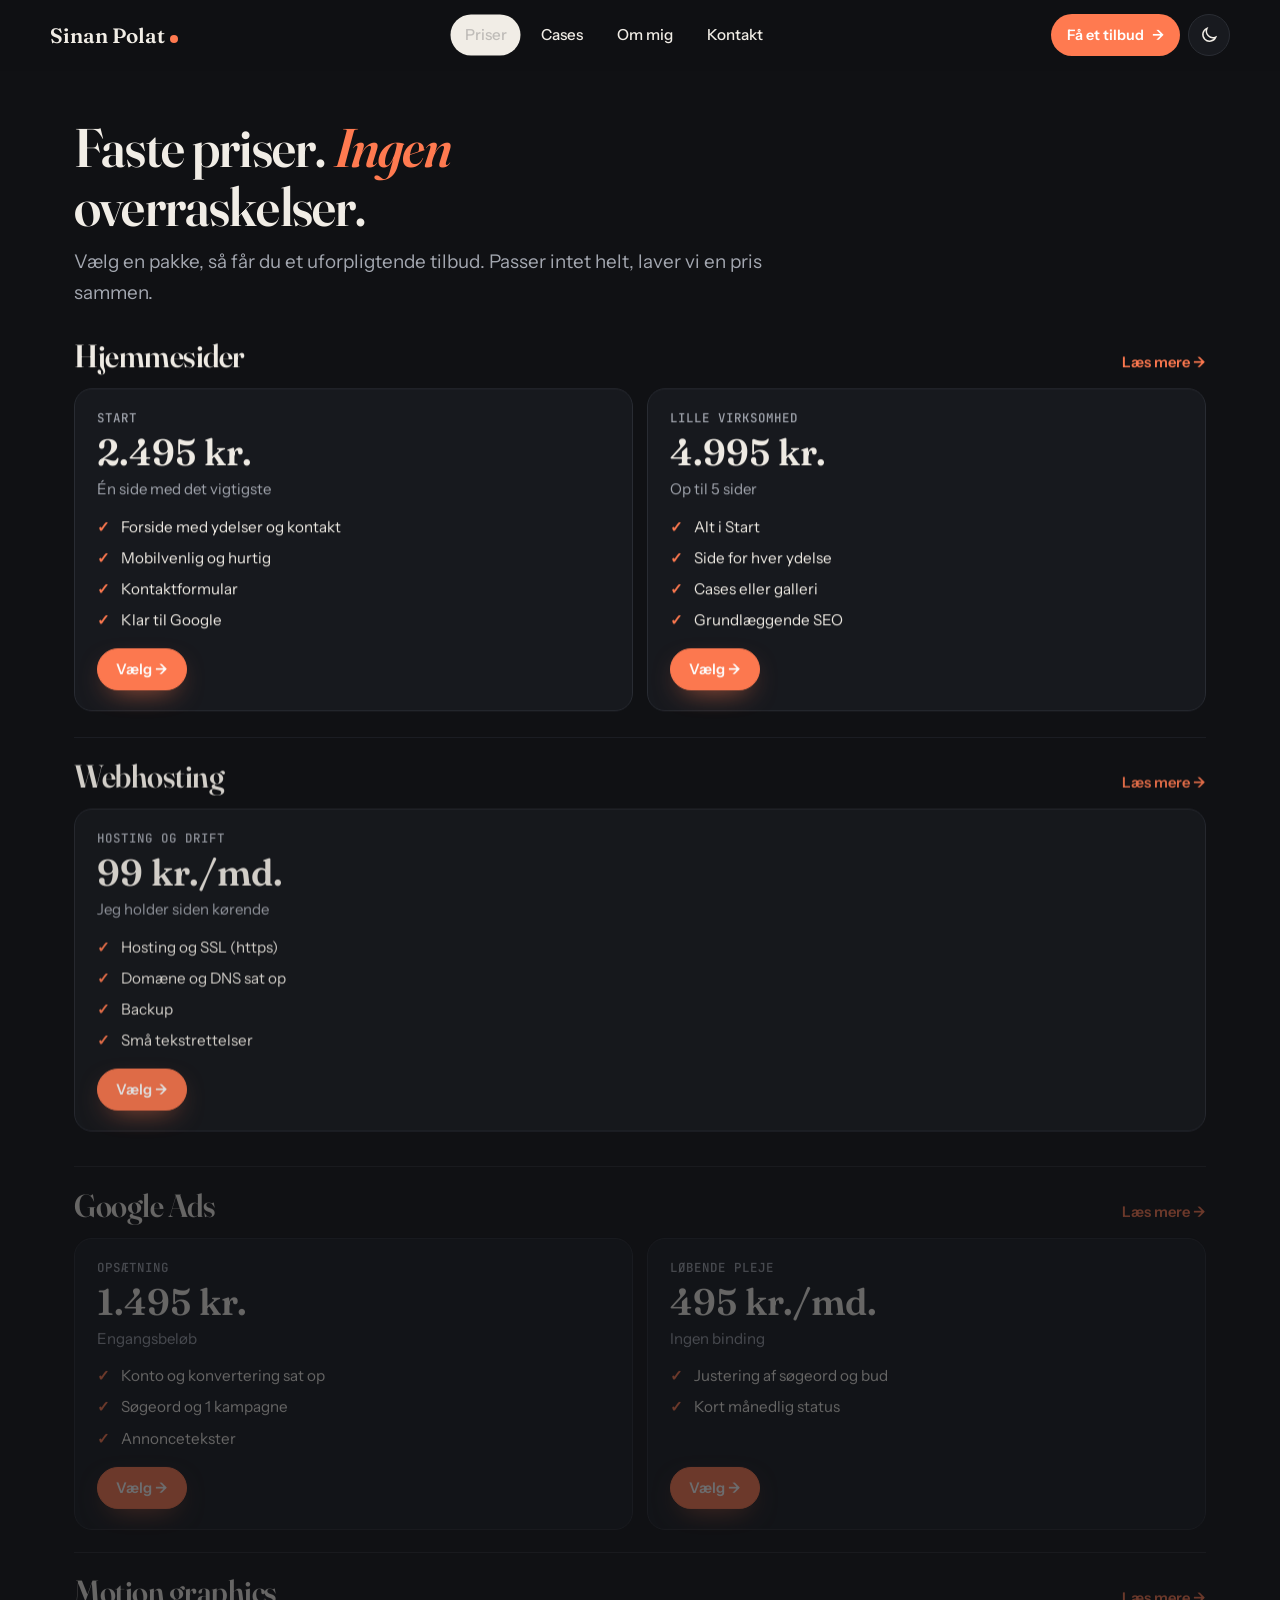
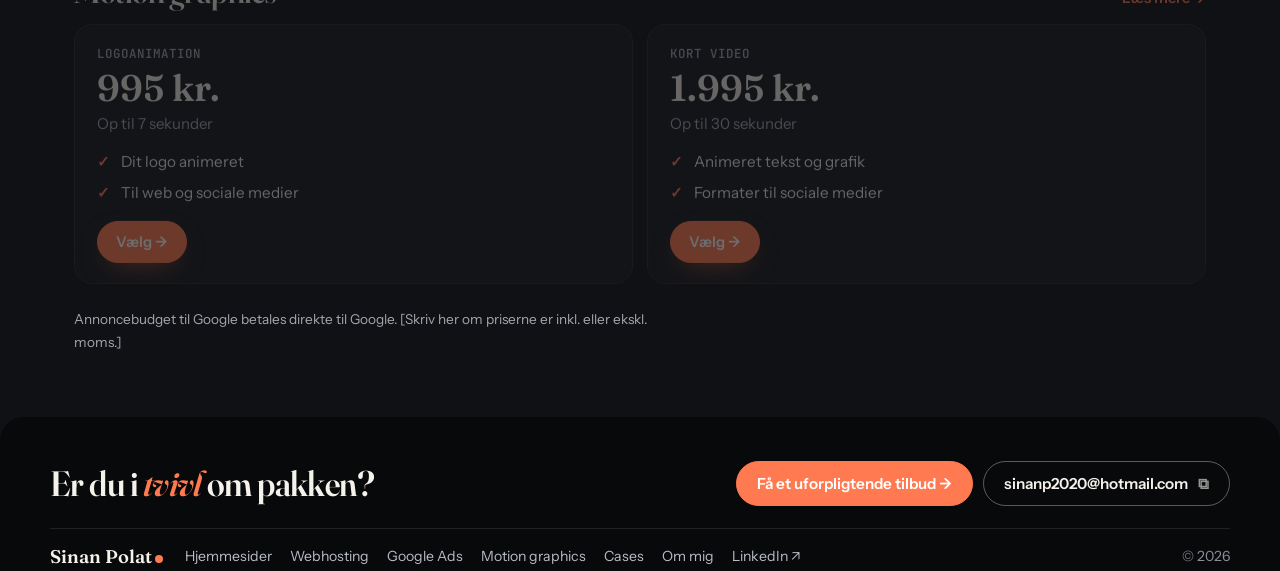
<file: ydelser/index.html>
<!doctype html><html lang="da"><head><meta charset="utf-8"><title>Priser – Sinan Polat</title><link rel="canonical" href="https://sinanp.dk/priser/"><meta name="robots" content="noindex"><meta http-equiv="refresh" content="0; url=../priser/"></head><body><a href="../priser/">Se priser</a></body></html>
</file>
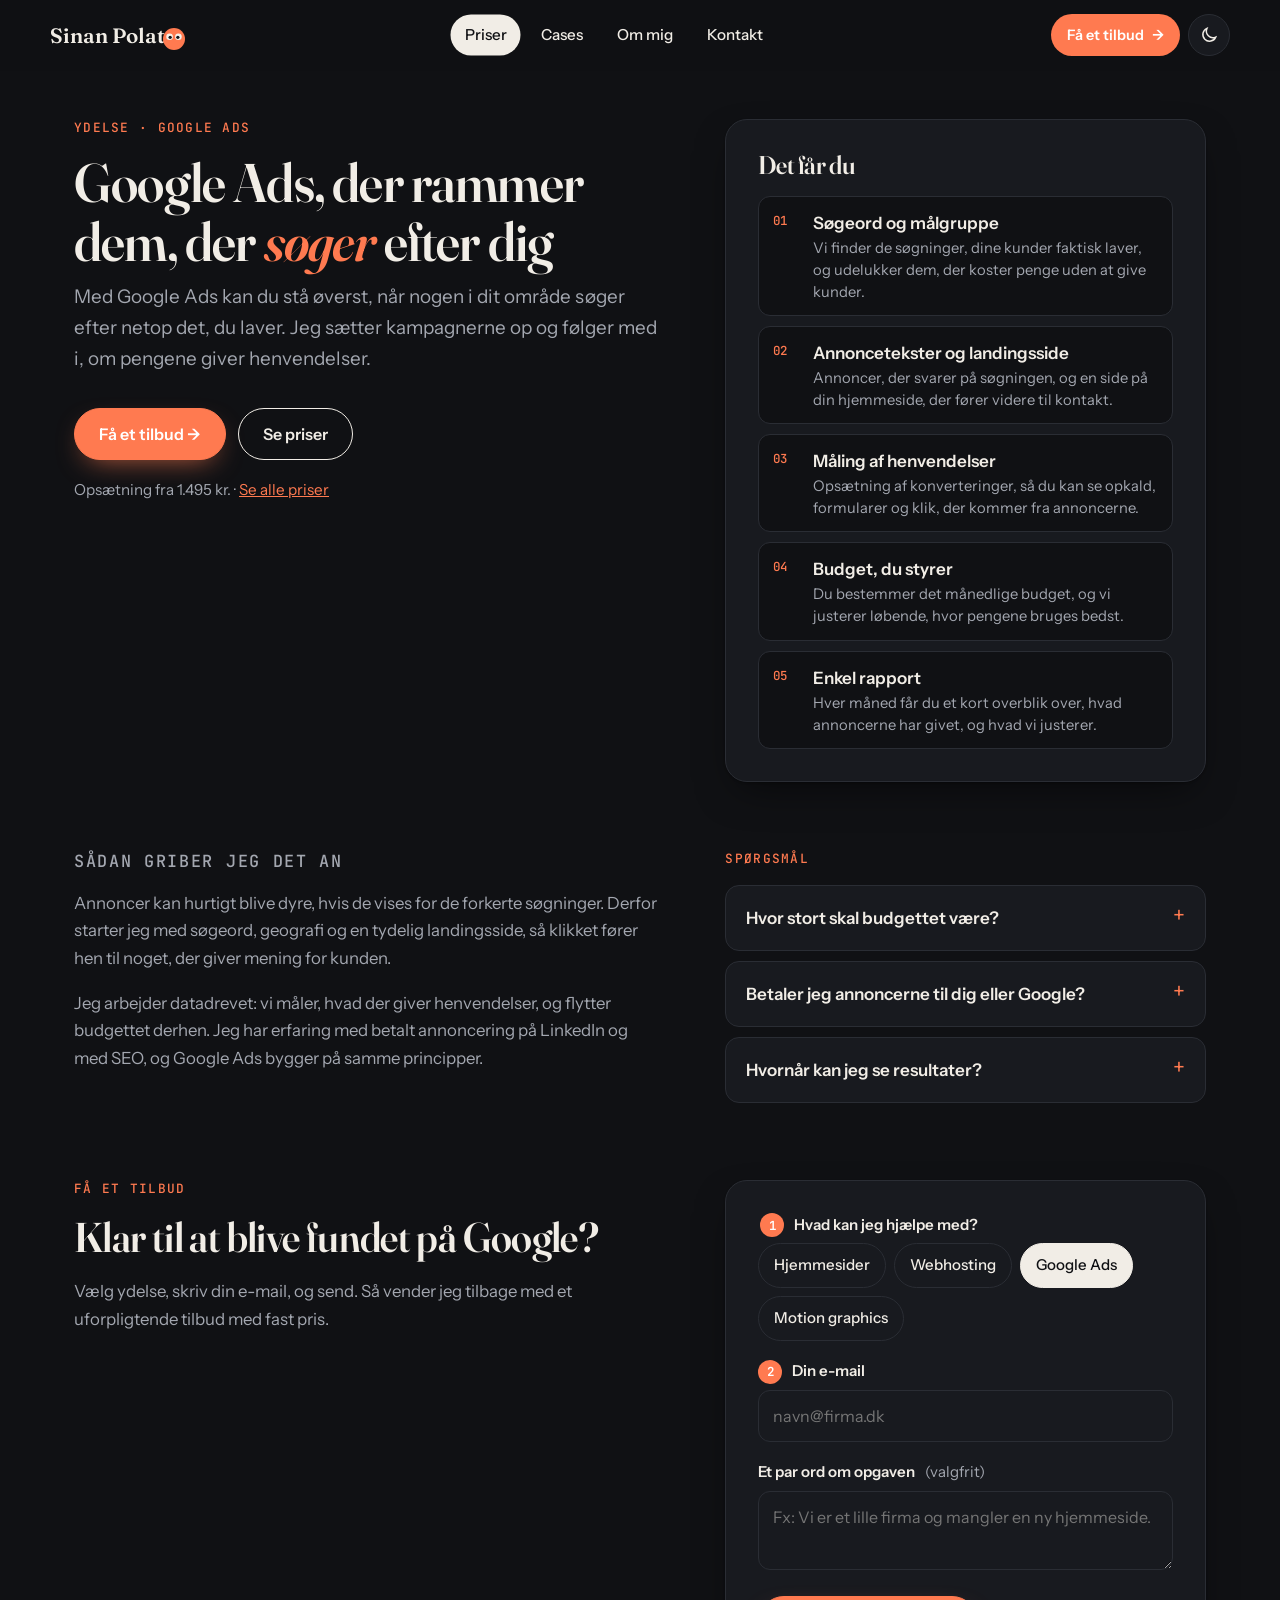
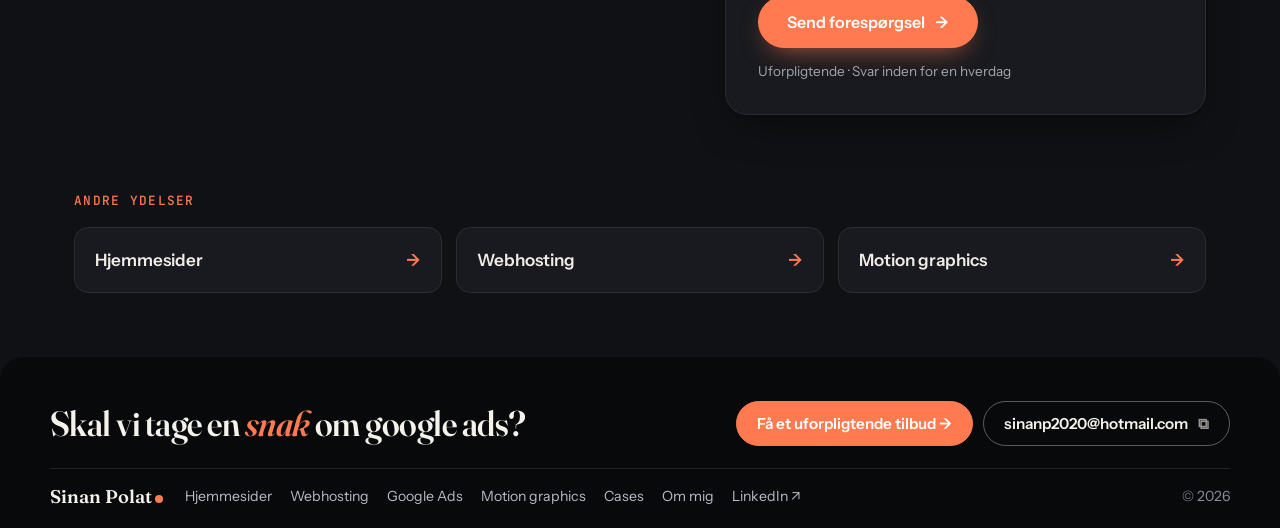
<file: ydelser/google-ads/index.html>
<!doctype html>
<html lang="da" data-theme="dark">
<head>
<meta charset="utf-8">
<meta name="viewport" content="width=device-width, initial-scale=1">
<title>Google Ads til mindre virksomheder – opsætning og optimering | Sinan Polat</title>
<meta name="description" content="Bliv fundet, når kunderne søger efter det, du tilbyder. Opsætning af Google Ads-kampagner, søgeord, annoncetekster og måling, så du kan se, hvad annoncerne giver.">
<link rel="canonical" href="https://sinanp.dk/ydelser/google-ads/">
<meta property="og:type" content="website">
<meta property="og:locale" content="da_DK">
<meta property="og:site_name" content="Sinan Polat">
<meta property="og:title" content="Google Ads til mindre virksomheder – opsætning og optimering | Sinan Polat">
<meta property="og:description" content="Bliv fundet, når kunderne søger efter det, du tilbyder. Opsætning af Google Ads-kampagner, søgeord, annoncetekster og måling, så du kan se, hvad annoncerne giver.">
<meta property="og:url" content="https://sinanp.dk/ydelser/google-ads/">
<meta property="og:image" content="https://sinanp.dk/assets/img/og.jpg">
<meta property="og:image:type" content="image/jpeg">
<meta property="og:image:width" content="1200">
<meta property="og:image:height" content="630">
<meta property="og:image:alt" content="Sinan Polat – hjemmesider, webhosting, Google Ads og motion graphics">
<meta name="twitter:card" content="summary_large_image">
<meta name="theme-color" content="#101114">
<link rel="icon" href="../../assets/img/favicon.svg" type="image/svg+xml">
<link rel="apple-touch-icon" href="../../assets/img/apple-touch-icon.png">
<link rel="preconnect" href="https://fonts.googleapis.com">
<link rel="preconnect" href="https://fonts.gstatic.com" crossorigin>
<link rel="stylesheet" href="https://fonts.googleapis.com/css2?family=Fraunces:ital,opsz,wght@0,9..144,500..700;1,9..144,500..700&family=Instrument+Sans:wght@400;500;600&family=JetBrains+Mono:wght@500&display=swap">
<link rel="stylesheet" href="../../assets/base.css?v=11">
<link rel="stylesheet" href="../../assets/dot.css?v=11">
<link rel="stylesheet" href="../../assets/biz.css?v=11">
<script>
  /* Mørkt tema som standard. Har den besøgende valgt lyst, huskes det. */
  (function(){try{var t=localStorage.getItem('tema-sinanp');if(t==='light')document.documentElement.dataset.theme='light';}catch(e){}})();
</script>
<script type="application/ld+json">{"@context": "https://schema.org", "@graph": [{"@type": "Service", "name": "Google Ads", "description": "Bliv fundet, når kunderne søger efter det, du tilbyder. Opsætning af Google Ads-kampagner, søgeord, annoncetekster og måling, så du kan se, hvad annoncerne giver.", "url": "https://sinanp.dk/ydelser/google-ads/", "areaServed": "DK", "provider": {"@type": "ProfessionalService", "name": "Sinan Polat", "url": "https://sinanp.dk/"}}, {"@type": "BreadcrumbList", "itemListElement": [{"@type": "ListItem", "position": 1, "name": "Forside", "item": "https://sinanp.dk/"}, {"@type": "ListItem", "position": 2, "name": "Google Ads", "item": "https://sinanp.dk/ydelser/google-ads/"}]}, {"@type": "FAQPage", "mainEntity": [{"@type": "Question", "name": "Hvor stort skal budgettet være?", "acceptedAnswer": {"@type": "Answer", "text": "Det afhænger af din branche og dit område. Vi aftaler et budget, du er tryg ved, og starter i det små, så vi kan se, hvad der virker."}}, {"@type": "Question", "name": "Betaler jeg annoncerne til dig eller Google?", "acceptedAnswer": {"@type": "Answer", "text": "Annoncekronerne betales direkte til Google fra din egen konto. Du betaler mig for opsætning og optimering."}}, {"@type": "Question", "name": "Hvornår kan jeg se resultater?", "acceptedAnswer": {"@type": "Answer", "text": "Annoncerne kan vises samme dag, de er godkendt. Det tager typisk nogle uger at samle data nok til at optimere ordentligt."}}]}]}</script>
</head>
<body>
<a class="skip" href="#indhold">Spring til indhold</a>
<div class="progress" aria-hidden="true"></div>
<header class="site-header">
  <a class="brand" href="../../" aria-label="Sinan Polat – forside">Sinan Polat<span class="dot"></span></a>
  <nav class="nav" id="nav" aria-label="Hovedmenu"><a href="../../priser/" data-page aria-current="page">Priser</a><a href="../../cases/">Cases</a><a href="../../om/">Om mig</a><a href="../../kontakt/">Kontakt</a></nav>
  <div class="header-tools">
    <a class="cv-link" href="../../kontakt/">Få et tilbud <span class="arr" aria-hidden="true">→</span></a>
    <button class="icon-btn" id="themeToggle" type="button" aria-label="Skift mellem lyst og mørkt tema">
      <svg class="i-sun" viewBox="0 0 24 24" aria-hidden="true"><circle cx="12" cy="12" r="4.2"/><path d="M12 2v2.5M12 19.5V22M2 12h2.5M19.5 12H22M4.9 4.9l1.8 1.8M17.3 17.3l1.8 1.8M4.9 19.1l1.8-1.8M17.3 6.7l1.8-1.8"/></svg>
      <svg class="i-moon" viewBox="0 0 24 24" aria-hidden="true"><path d="M20 14.5A8 8 0 0 1 9.5 4a8 8 0 1 0 10.5 10.5Z"/></svg>
    </button>
    <button class="icon-btn menu-btn" id="menuBtn" type="button" aria-label="Åbn menu" aria-expanded="false" aria-controls="nav"><span></span><span></span></button>
  </div>
</header>
<main id="indhold">
  <section class="page-hero tight">
    <div class="split">
      <div>
        <p class="eyebrow reveal">Ydelse · Google Ads</p>
        <h1 class="reveal">Google Ads, der rammer dem, der <em>søger</em> efter dig</h1>
        <p class="lead reveal">Med Google Ads kan du stå øverst, når nogen i dit område søger efter netop det, du laver. Jeg sætter kampagnerne op og følger med i, om pengene giver henvendelser.</p>
        <p class="actions reveal"><a class="button magnetic" href="#tilbud">Få et tilbud →</a><a class="button ghost magnetic" href="../../priser/#google-ads">Se priser</a></p>
        <p class="price-hint reveal">Opsætning fra 1.495 kr. · <a href="../../priser/">Se alle priser</a></p>
      </div>
      <div class="panel reveal"><h2>Det får du</h2><ul class="checklist"><li><span>01</span><div><b>Søgeord og målgruppe</b><small>Vi finder de søgninger, dine kunder faktisk laver, og udelukker dem, der koster penge uden at give kunder.</small></div></li><li><span>02</span><div><b>Annoncetekster og landingsside</b><small>Annoncer, der svarer på søgningen, og en side på din hjemmeside, der fører videre til kontakt.</small></div></li><li><span>03</span><div><b>Måling af henvendelser</b><small>Opsætning af konverteringer, så du kan se opkald, formularer og klik, der kommer fra annoncerne.</small></div></li><li><span>04</span><div><b>Budget, du styrer</b><small>Du bestemmer det månedlige budget, og vi justerer løbende, hvor pengene bruges bedst.</small></div></li><li><span>05</span><div><b>Enkel rapport</b><small>Hver måned får du et kort overblik over, hvad annoncerne har givet, og hvad vi justerer.</small></div></li></ul></div>
    </div>
  </section>
  <section class="section" style="padding-top:clamp(40px,5vw,64px)">
    <div class="split">
      <div class="prose reveal"><p class="eyebrow">Sådan griber jeg det an</p><p>Annoncer kan hurtigt blive dyre, hvis de vises for de forkerte søgninger. Derfor starter jeg med søgeord, geografi og en tydelig landingsside, så klikket fører hen til noget, der giver mening for kunden.</p><p>Jeg arbejder datadrevet: vi måler, hvad der giver henvendelser, og flytter budgettet derhen. Jeg har erfaring med betalt annoncering på LinkedIn og med SEO, og Google Ads bygger på samme principper.</p></div>
      <div class="reveal"><p class="eyebrow">Spørgsmål</p><div class="faq"><details><summary>Hvor stort skal budgettet være?</summary><p>Det afhænger af din branche og dit område. Vi aftaler et budget, du er tryg ved, og starter i det små, så vi kan se, hvad der virker.</p></details><details><summary>Betaler jeg annoncerne til dig eller Google?</summary><p>Annoncekronerne betales direkte til Google fra din egen konto. Du betaler mig for opsætning og optimering.</p></details><details><summary>Hvornår kan jeg se resultater?</summary><p>Annoncerne kan vises samme dag, de er godkendt. Det tager typisk nogle uger at samle data nok til at optimere ordentligt.</p></details></div></div>
    </div>
  </section>
  
  <section class="section lead-form" id="tilbud">
    <div class="split">
      <div class="reveal"><p class="eyebrow">Få et tilbud</p><h2>Klar til at blive fundet på Google?</h2><p class="lead small">Vælg ydelse, skriv din e-mail, og send. Så vender jeg tilbage med et uforpligtende tilbud med fast pris.</p></div>
      <div class="panel reveal"><form class="form quick" id="contactForm" novalidate>
          <fieldset class="full" style="border:0;padding:0;margin:0"><legend><span class="stepn">1</span>Hvad kan jeg hjælpe med?</legend><div class="chips-pick"><label><input type="radio" name="ydelse" value="Hjemmeside"><span>Hjemmesider</span></label><label><input type="radio" name="ydelse" value="Webhosting"><span>Webhosting</span></label><label><input type="radio" name="ydelse" value="Google Ads" checked><span>Google Ads</span></label><label><input type="radio" name="ydelse" value="Motion graphics"><span>Motion graphics</span></label></div></fieldset>
          <div class="full field"><label for="email"><span class="stepn">2</span>Din e-mail</label><input id="email" name="email" type="email" autocomplete="email" inputmode="email" placeholder="navn@firma.dk"><span class="err-msg">Skriv en gyldig e-mail, så jeg kan svare dig.</span></div>
          <div class="full field"><label for="besked">Et par ord om opgaven <span class="opt">(valgfrit)</span></label><textarea id="besked" name="besked" rows="2" placeholder="Fx: Vi er et lille firma og mangler en ny hjemmeside."></textarea></div>
          <input type="text" name="_honey" tabindex="-1" autocomplete="off" aria-hidden="true" style="position:absolute;left:-9999px;width:1px;height:1px;opacity:0">
          <div class="full form-send">
            <button class="button send-btn" type="submit"><span class="send-label">Send forespørgsel</span><span class="send-arr" aria-hidden="true">→</span><span class="spinner" aria-hidden="true"></span></button>
            <p class="form-note" id="formStatus" aria-live="polite">Uforpligtende · Svar inden for en hverdag</p>
          </div>
        </form>
        <div class="form-ok" id="formOk" tabindex="-1" role="status"><span class="ok-ico" aria-hidden="true">✓</span><div><b>Tak, din forespørgsel er sendt</b><p>Jeg svarer inden for en hverdag på <span id="okMail">din mail</span>.</p><button type="button" class="link-btn" id="formAgain">Send en ny forespørgsel</button></div></div>
        <p class="form-fail" id="formFail" tabindex="-1" hidden>Beskeden kunne ikke sendes lige nu. Prøv igen, eller skriv direkte til <a href="mailto:sinanp2020@hotmail.com">sinanp2020@hotmail.com</a>.</p></div>
    </div>
  </section>
  <section class="section"><p class="eyebrow reveal">Andre ydelser</p><div class="related reveal"><a href="../../ydelser/hjemmeside/">Hjemmesider</a><a href="../../ydelser/webhosting/">Webhosting</a><a href="../../ydelser/motion-graphics/">Motion graphics</a></div></section>
</main>
<footer id="kontakt" class="contact mini">
  <div class="contact-inner">
    <div class="mini-cta">
      <h2>Skal vi tage en <em>snak</em> om google ads?</h2>
      <div class="mini-actions">
        <a class="button light magnetic" href="#tilbud">Få et uforpligtende tilbud →</a>
        <button class="button ghost-light" type="button" id="copyMail"><span class="copy-label">sinanp2020@hotmail.com</span><span class="copy-ico" aria-hidden="true">⧉</span></button>
      </div>
    </div>
    <div class="mini-foot">
      <a class="foot-brand" href="../../">Sinan Polat<i></i></a>
      <nav aria-label="Footer"><a href="../../ydelser/hjemmeside/">Hjemmesider</a><a href="../../ydelser/webhosting/">Webhosting</a><a href="../../ydelser/google-ads/">Google Ads</a><a href="../../ydelser/motion-graphics/">Motion graphics</a><a href="../../cases/">Cases</a><a href="../../om/">Om mig</a><a href="https://www.linkedin.com/in/sinan-polat-sp" target="_blank" rel="noopener">LinkedIn ↗</a></nav>
      <span class="fine-mini">© <span data-year>2026</span></span>
    </div>
  </div>
</footer>
<div class="toast" role="status" aria-live="polite"></div>
<div class="cta-bar" aria-label="Hurtig kontakt"><a class="button" href="#tilbud">Få et uforpligtende tilbud →</a></div>
<script src="../../assets/site.js?v=11" defer></script>
<script src="../../assets/dot.js?v=11" defer></script>
</body>
</html>
</file>
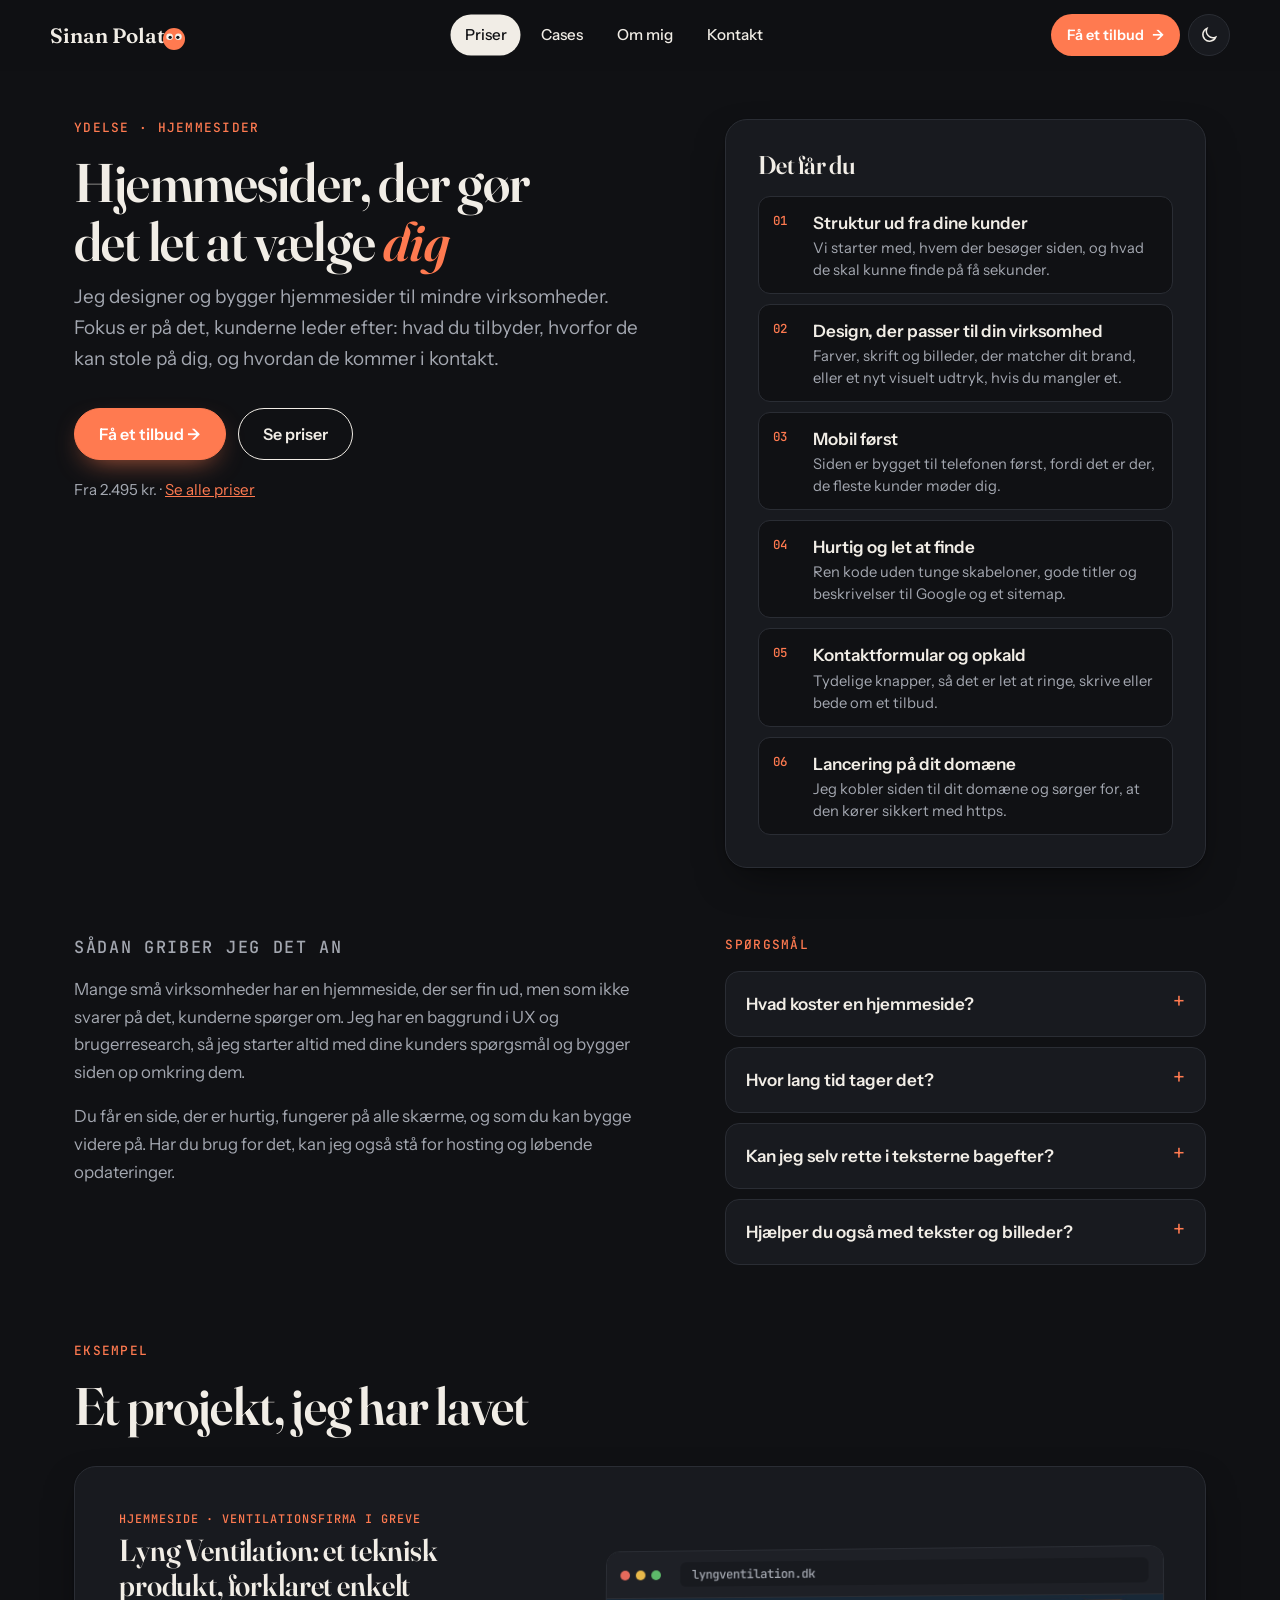
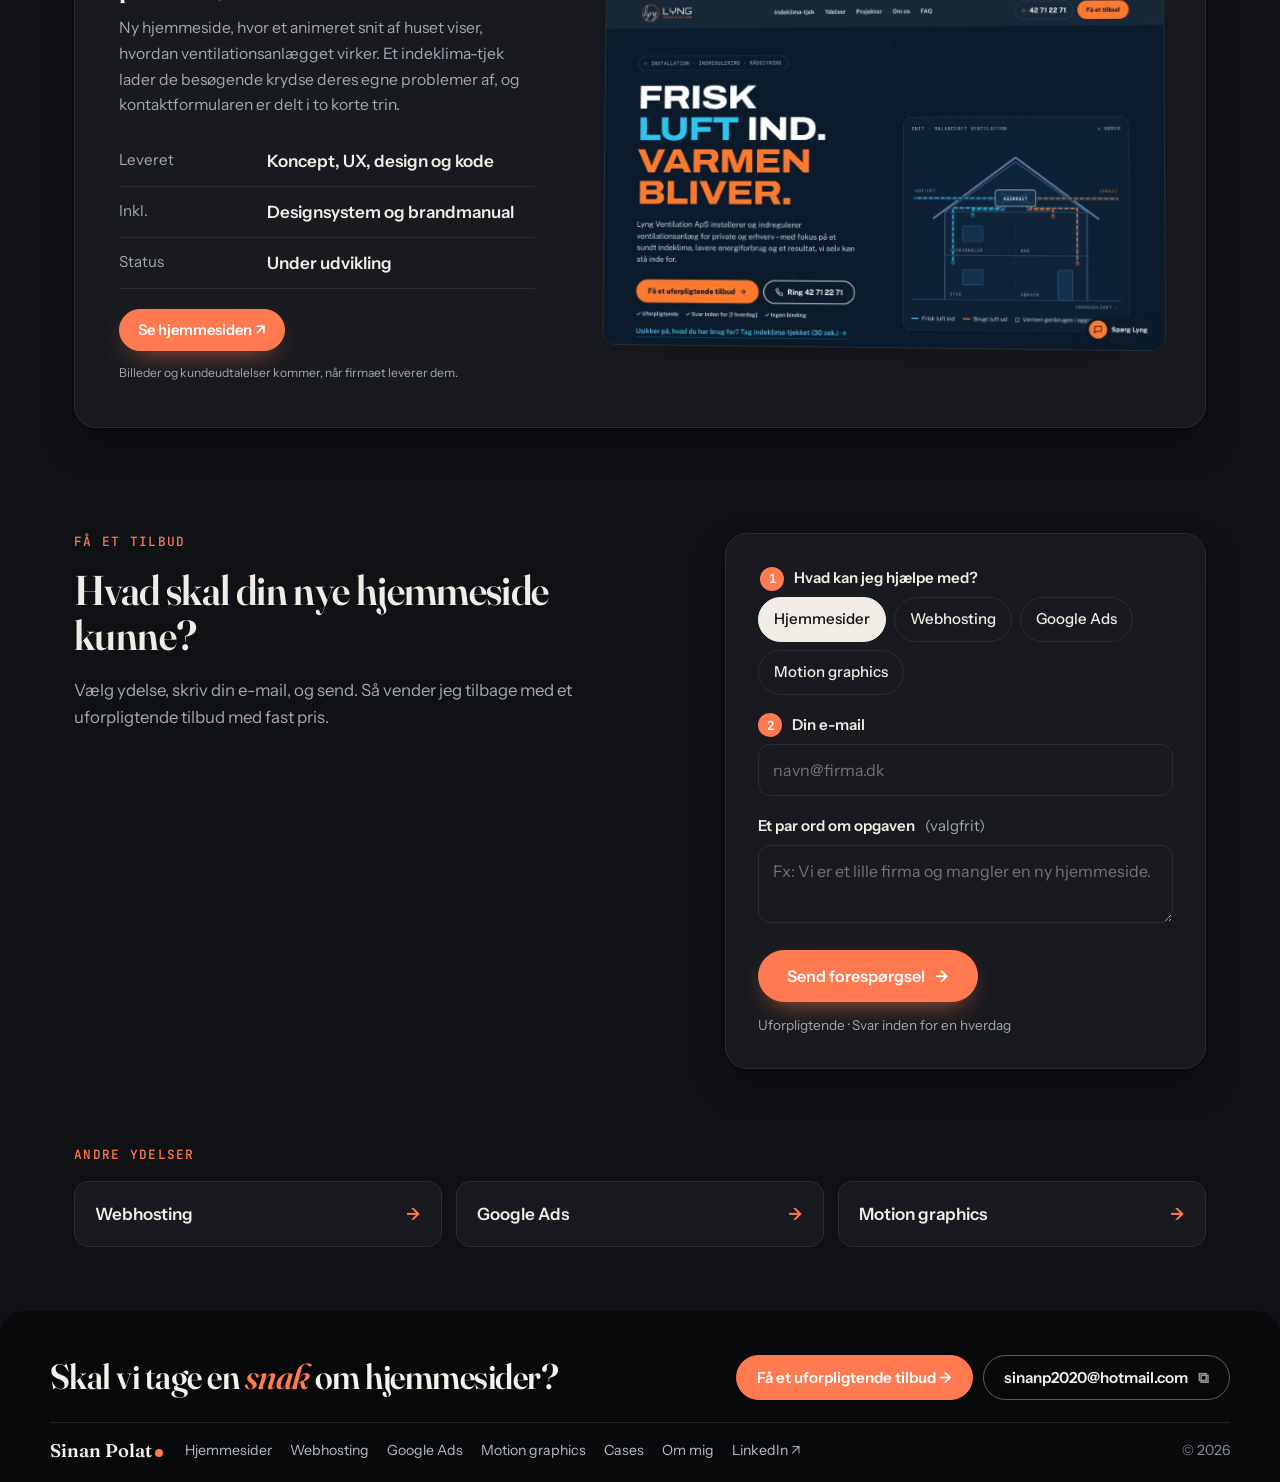
<file: ydelser/hjemmeside/index.html>
<!doctype html>
<html lang="da" data-theme="dark">
<head>
<meta charset="utf-8">
<meta name="viewport" content="width=device-width, initial-scale=1">
<title>Hjemmeside til din virksomhed – design og udvikling | Sinan Polat</title>
<meta name="description" content="Få en hurtig, mobilvenlig hjemmeside, der forklarer, hvad du laver, og får kunderne til at tage kontakt. Design, tekststruktur og kode fra idé til lancering.">
<link rel="canonical" href="https://sinanp.dk/ydelser/hjemmeside/">
<meta property="og:type" content="website">
<meta property="og:locale" content="da_DK">
<meta property="og:site_name" content="Sinan Polat">
<meta property="og:title" content="Hjemmeside til din virksomhed – design og udvikling | Sinan Polat">
<meta property="og:description" content="Få en hurtig, mobilvenlig hjemmeside, der forklarer, hvad du laver, og får kunderne til at tage kontakt. Design, tekststruktur og kode fra idé til lancering.">
<meta property="og:url" content="https://sinanp.dk/ydelser/hjemmeside/">
<meta property="og:image" content="https://sinanp.dk/assets/img/og.jpg">
<meta property="og:image:type" content="image/jpeg">
<meta property="og:image:width" content="1200">
<meta property="og:image:height" content="630">
<meta property="og:image:alt" content="Sinan Polat – hjemmesider, webhosting, Google Ads og motion graphics">
<meta name="twitter:card" content="summary_large_image">
<meta name="theme-color" content="#101114">
<link rel="icon" href="../../assets/img/favicon.svg" type="image/svg+xml">
<link rel="apple-touch-icon" href="../../assets/img/apple-touch-icon.png">
<link rel="preconnect" href="https://fonts.googleapis.com">
<link rel="preconnect" href="https://fonts.gstatic.com" crossorigin>
<link rel="stylesheet" href="https://fonts.googleapis.com/css2?family=Fraunces:ital,opsz,wght@0,9..144,500..700;1,9..144,500..700&family=Instrument+Sans:wght@400;500;600&family=JetBrains+Mono:wght@500&display=swap">
<link rel="stylesheet" href="../../assets/base.css?v=11">
<link rel="stylesheet" href="../../assets/dot.css?v=11">
<link rel="stylesheet" href="../../assets/biz.css?v=11">
<script>
  /* Mørkt tema som standard. Har den besøgende valgt lyst, huskes det. */
  (function(){try{var t=localStorage.getItem('tema-sinanp');if(t==='light')document.documentElement.dataset.theme='light';}catch(e){}})();
</script>
<script type="application/ld+json">{"@context": "https://schema.org", "@graph": [{"@type": "Service", "name": "Hjemmesider", "description": "Få en hurtig, mobilvenlig hjemmeside, der forklarer, hvad du laver, og får kunderne til at tage kontakt. Design, tekststruktur og kode fra idé til lancering.", "url": "https://sinanp.dk/ydelser/hjemmeside/", "areaServed": "DK", "provider": {"@type": "ProfessionalService", "name": "Sinan Polat", "url": "https://sinanp.dk/"}}, {"@type": "BreadcrumbList", "itemListElement": [{"@type": "ListItem", "position": 1, "name": "Forside", "item": "https://sinanp.dk/"}, {"@type": "ListItem", "position": 2, "name": "Hjemmesider", "item": "https://sinanp.dk/ydelser/hjemmeside/"}]}, {"@type": "FAQPage", "mainEntity": [{"@type": "Question", "name": "Hvad koster en hjemmeside?", "acceptedAnswer": {"@type": "Answer", "text": "Det afhænger af, hvor mange sider og funktioner du har brug for. Skriv til mig med lidt om din virksomhed, så sender jeg et uforpligtende tilbud med en fast pris."}}, {"@type": "Question", "name": "Hvor lang tid tager det?", "acceptedAnswer": {"@type": "Answer", "text": "En mindre virksomhedsside tager typisk et par uger fra første samtale til lancering. Det afhænger af, hvor hurtigt tekster og billeder er klar."}}, {"@type": "Question", "name": "Kan jeg selv rette i teksterne bagefter?", "acceptedAnswer": {"@type": "Answer", "text": "Ja. Vi aftaler fra start, hvordan du vil opdatere siden. Enten retter jeg for dig, eller også sætter jeg siden op, så du selv kan ændre de vigtigste tekster."}}, {"@type": "Question", "name": "Hjælper du også med tekster og billeder?", "acceptedAnswer": {"@type": "Answer", "text": "Ja. Jeg kan hjælpe med at strukturere og skrive teksterne, og jeg kan tage billeder og lave grafik."}}]}]}</script>
</head>
<body>
<a class="skip" href="#indhold">Spring til indhold</a>
<div class="progress" aria-hidden="true"></div>
<header class="site-header">
  <a class="brand" href="../../" aria-label="Sinan Polat – forside">Sinan Polat<span class="dot"></span></a>
  <nav class="nav" id="nav" aria-label="Hovedmenu"><a href="../../priser/" data-page aria-current="page">Priser</a><a href="../../cases/">Cases</a><a href="../../om/">Om mig</a><a href="../../kontakt/">Kontakt</a></nav>
  <div class="header-tools">
    <a class="cv-link" href="../../kontakt/">Få et tilbud <span class="arr" aria-hidden="true">→</span></a>
    <button class="icon-btn" id="themeToggle" type="button" aria-label="Skift mellem lyst og mørkt tema">
      <svg class="i-sun" viewBox="0 0 24 24" aria-hidden="true"><circle cx="12" cy="12" r="4.2"/><path d="M12 2v2.5M12 19.5V22M2 12h2.5M19.5 12H22M4.9 4.9l1.8 1.8M17.3 17.3l1.8 1.8M4.9 19.1l1.8-1.8M17.3 6.7l1.8-1.8"/></svg>
      <svg class="i-moon" viewBox="0 0 24 24" aria-hidden="true"><path d="M20 14.5A8 8 0 0 1 9.5 4a8 8 0 1 0 10.5 10.5Z"/></svg>
    </button>
    <button class="icon-btn menu-btn" id="menuBtn" type="button" aria-label="Åbn menu" aria-expanded="false" aria-controls="nav"><span></span><span></span></button>
  </div>
</header>
<main id="indhold">
  <section class="page-hero tight">
    <div class="split">
      <div>
        <p class="eyebrow reveal">Ydelse · Hjemmesider</p>
        <h1 class="reveal">Hjemmesider, der gør det let at vælge <em>dig</em></h1>
        <p class="lead reveal">Jeg designer og bygger hjemmesider til mindre virksomheder. Fokus er på det, kunderne leder efter: hvad du tilbyder, hvorfor de kan stole på dig, og hvordan de kommer i kontakt.</p>
        <p class="actions reveal"><a class="button magnetic" href="#tilbud">Få et tilbud →</a><a class="button ghost magnetic" href="../../priser/#hjemmeside">Se priser</a></p>
        <p class="price-hint reveal">Fra 2.495 kr. · <a href="../../priser/">Se alle priser</a></p>
      </div>
      <div class="panel reveal"><h2>Det får du</h2><ul class="checklist"><li><span>01</span><div><b>Struktur ud fra dine kunder</b><small>Vi starter med, hvem der besøger siden, og hvad de skal kunne finde på få sekunder.</small></div></li><li><span>02</span><div><b>Design, der passer til din virksomhed</b><small>Farver, skrift og billeder, der matcher dit brand, eller et nyt visuelt udtryk, hvis du mangler et.</small></div></li><li><span>03</span><div><b>Mobil først</b><small>Siden er bygget til telefonen først, fordi det er der, de fleste kunder møder dig.</small></div></li><li><span>04</span><div><b>Hurtig og let at finde</b><small>Ren kode uden tunge skabeloner, gode titler og beskrivelser til Google og et sitemap.</small></div></li><li><span>05</span><div><b>Kontaktformular og opkald</b><small>Tydelige knapper, så det er let at ringe, skrive eller bede om et tilbud.</small></div></li><li><span>06</span><div><b>Lancering på dit domæne</b><small>Jeg kobler siden til dit domæne og sørger for, at den kører sikkert med https.</small></div></li></ul></div>
    </div>
  </section>
  <section class="section" style="padding-top:clamp(40px,5vw,64px)">
    <div class="split">
      <div class="prose reveal"><p class="eyebrow">Sådan griber jeg det an</p><p>Mange små virksomheder har en hjemmeside, der ser fin ud, men som ikke svarer på det, kunderne spørger om. Jeg har en baggrund i UX og brugerresearch, så jeg starter altid med dine kunders spørgsmål og bygger siden op omkring dem.</p><p>Du får en side, der er hurtig, fungerer på alle skærme, og som du kan bygge videre på. Har du brug for det, kan jeg også stå for hosting og løbende opdateringer.</p></div>
      <div class="reveal"><p class="eyebrow">Spørgsmål</p><div class="faq"><details><summary>Hvad koster en hjemmeside?</summary><p>Det afhænger af, hvor mange sider og funktioner du har brug for. Skriv til mig med lidt om din virksomhed, så sender jeg et uforpligtende tilbud med en fast pris.</p></details><details><summary>Hvor lang tid tager det?</summary><p>En mindre virksomhedsside tager typisk et par uger fra første samtale til lancering. Det afhænger af, hvor hurtigt tekster og billeder er klar.</p></details><details><summary>Kan jeg selv rette i teksterne bagefter?</summary><p>Ja. Vi aftaler fra start, hvordan du vil opdatere siden. Enten retter jeg for dig, eller også sætter jeg siden op, så du selv kan ændre de vigtigste tekster.</p></details><details><summary>Hjælper du også med tekster og billeder?</summary><p>Ja. Jeg kan hjælpe med at strukturere og skrive teksterne, og jeg kan tage billeder og lave grafik.</p></details></div></div>
    </div>
  </section>
  <section class="section cases"><div class="section-head"><p class="eyebrow reveal">Eksempel</p><h2 class="reveal">Et projekt, jeg har lavet</h2></div><div class="concept proto reveal">
      <div class="concept-side">
        <p class="kicker">Hjemmeside · Ventilationsfirma i Greve</p>
        <h3 class="proto-title">Lyng Ventilation: et teknisk produkt, forklaret enkelt</h3>
        <p class="proto-text">Ny hjemmeside, hvor et animeret snit af huset viser, hvordan ventilationsanlægget virker. Et indeklima-tjek lader de besøgende krydse deres egne problemer af, og kontaktformularen er delt i to korte trin.</p>
        <dl class="facts">
          <div><dt>Leveret</dt><dd>Koncept, UX, design og kode</dd></div>
          <div><dt>Inkl.</dt><dd>Designsystem og brandmanual</dd></div>
          <div><dt>Status</dt><dd>Under udvikling</dd></div>
        </dl>
        <p class="card-actions"><a class="button small" href="https://portfolio.sinanp.dk/lyng-ventilation/" target="_blank" rel="noopener">Se hjemmesiden ↗</a></p>
        <p class="mock-note">Billeder og kundeudtalelser kommer, når firmaet leverer dem.</p>
      </div>
      <a class="browser proto-shot" href="https://portfolio.sinanp.dk/lyng-ventilation/" target="_blank" rel="noopener" aria-label="Åbn Lyng Ventilations hjemmeside i en ny fane">
        <div class="browser-bar"><i></i><i></i><i></i><span>lyngventilation.dk</span></div>
        <div class="proto-frame"><img src="../../assets/img/lyng-ventilation.jpg" alt="Forsiden af Lyng Ventilations hjemmeside med overskriften Frisk luft ind. Varmen bliver." loading="lazy" width="1400" height="875"><span class="proto-cta">Se hjemmesiden ↗</span></div>
      </a>
    </div></section>
  <section class="section lead-form" id="tilbud">
    <div class="split">
      <div class="reveal"><p class="eyebrow">Få et tilbud</p><h2>Hvad skal din nye hjemmeside kunne?</h2><p class="lead small">Vælg ydelse, skriv din e-mail, og send. Så vender jeg tilbage med et uforpligtende tilbud med fast pris.</p></div>
      <div class="panel reveal"><form class="form quick" id="contactForm" novalidate>
          <fieldset class="full" style="border:0;padding:0;margin:0"><legend><span class="stepn">1</span>Hvad kan jeg hjælpe med?</legend><div class="chips-pick"><label><input type="radio" name="ydelse" value="Hjemmeside" checked><span>Hjemmesider</span></label><label><input type="radio" name="ydelse" value="Webhosting"><span>Webhosting</span></label><label><input type="radio" name="ydelse" value="Google Ads"><span>Google Ads</span></label><label><input type="radio" name="ydelse" value="Motion graphics"><span>Motion graphics</span></label></div></fieldset>
          <div class="full field"><label for="email"><span class="stepn">2</span>Din e-mail</label><input id="email" name="email" type="email" autocomplete="email" inputmode="email" placeholder="navn@firma.dk"><span class="err-msg">Skriv en gyldig e-mail, så jeg kan svare dig.</span></div>
          <div class="full field"><label for="besked">Et par ord om opgaven <span class="opt">(valgfrit)</span></label><textarea id="besked" name="besked" rows="2" placeholder="Fx: Vi er et lille firma og mangler en ny hjemmeside."></textarea></div>
          <input type="text" name="_honey" tabindex="-1" autocomplete="off" aria-hidden="true" style="position:absolute;left:-9999px;width:1px;height:1px;opacity:0">
          <div class="full form-send">
            <button class="button send-btn" type="submit"><span class="send-label">Send forespørgsel</span><span class="send-arr" aria-hidden="true">→</span><span class="spinner" aria-hidden="true"></span></button>
            <p class="form-note" id="formStatus" aria-live="polite">Uforpligtende · Svar inden for en hverdag</p>
          </div>
        </form>
        <div class="form-ok" id="formOk" tabindex="-1" role="status"><span class="ok-ico" aria-hidden="true">✓</span><div><b>Tak, din forespørgsel er sendt</b><p>Jeg svarer inden for en hverdag på <span id="okMail">din mail</span>.</p><button type="button" class="link-btn" id="formAgain">Send en ny forespørgsel</button></div></div>
        <p class="form-fail" id="formFail" tabindex="-1" hidden>Beskeden kunne ikke sendes lige nu. Prøv igen, eller skriv direkte til <a href="mailto:sinanp2020@hotmail.com">sinanp2020@hotmail.com</a>.</p></div>
    </div>
  </section>
  <section class="section"><p class="eyebrow reveal">Andre ydelser</p><div class="related reveal"><a href="../../ydelser/webhosting/">Webhosting</a><a href="../../ydelser/google-ads/">Google Ads</a><a href="../../ydelser/motion-graphics/">Motion graphics</a></div></section>
</main>
<footer id="kontakt" class="contact mini">
  <div class="contact-inner">
    <div class="mini-cta">
      <h2>Skal vi tage en <em>snak</em> om hjemmesider?</h2>
      <div class="mini-actions">
        <a class="button light magnetic" href="#tilbud">Få et uforpligtende tilbud →</a>
        <button class="button ghost-light" type="button" id="copyMail"><span class="copy-label">sinanp2020@hotmail.com</span><span class="copy-ico" aria-hidden="true">⧉</span></button>
      </div>
    </div>
    <div class="mini-foot">
      <a class="foot-brand" href="../../">Sinan Polat<i></i></a>
      <nav aria-label="Footer"><a href="../../ydelser/hjemmeside/">Hjemmesider</a><a href="../../ydelser/webhosting/">Webhosting</a><a href="../../ydelser/google-ads/">Google Ads</a><a href="../../ydelser/motion-graphics/">Motion graphics</a><a href="../../cases/">Cases</a><a href="../../om/">Om mig</a><a href="https://www.linkedin.com/in/sinan-polat-sp" target="_blank" rel="noopener">LinkedIn ↗</a></nav>
      <span class="fine-mini">© <span data-year>2026</span></span>
    </div>
  </div>
</footer>
<div class="toast" role="status" aria-live="polite"></div>
<div class="cta-bar" aria-label="Hurtig kontakt"><a class="button" href="#tilbud">Få et uforpligtende tilbud →</a></div>
<script src="../../assets/site.js?v=11" defer></script>
<script src="../../assets/dot.js?v=11" defer></script>
</body>
</html>
</file>
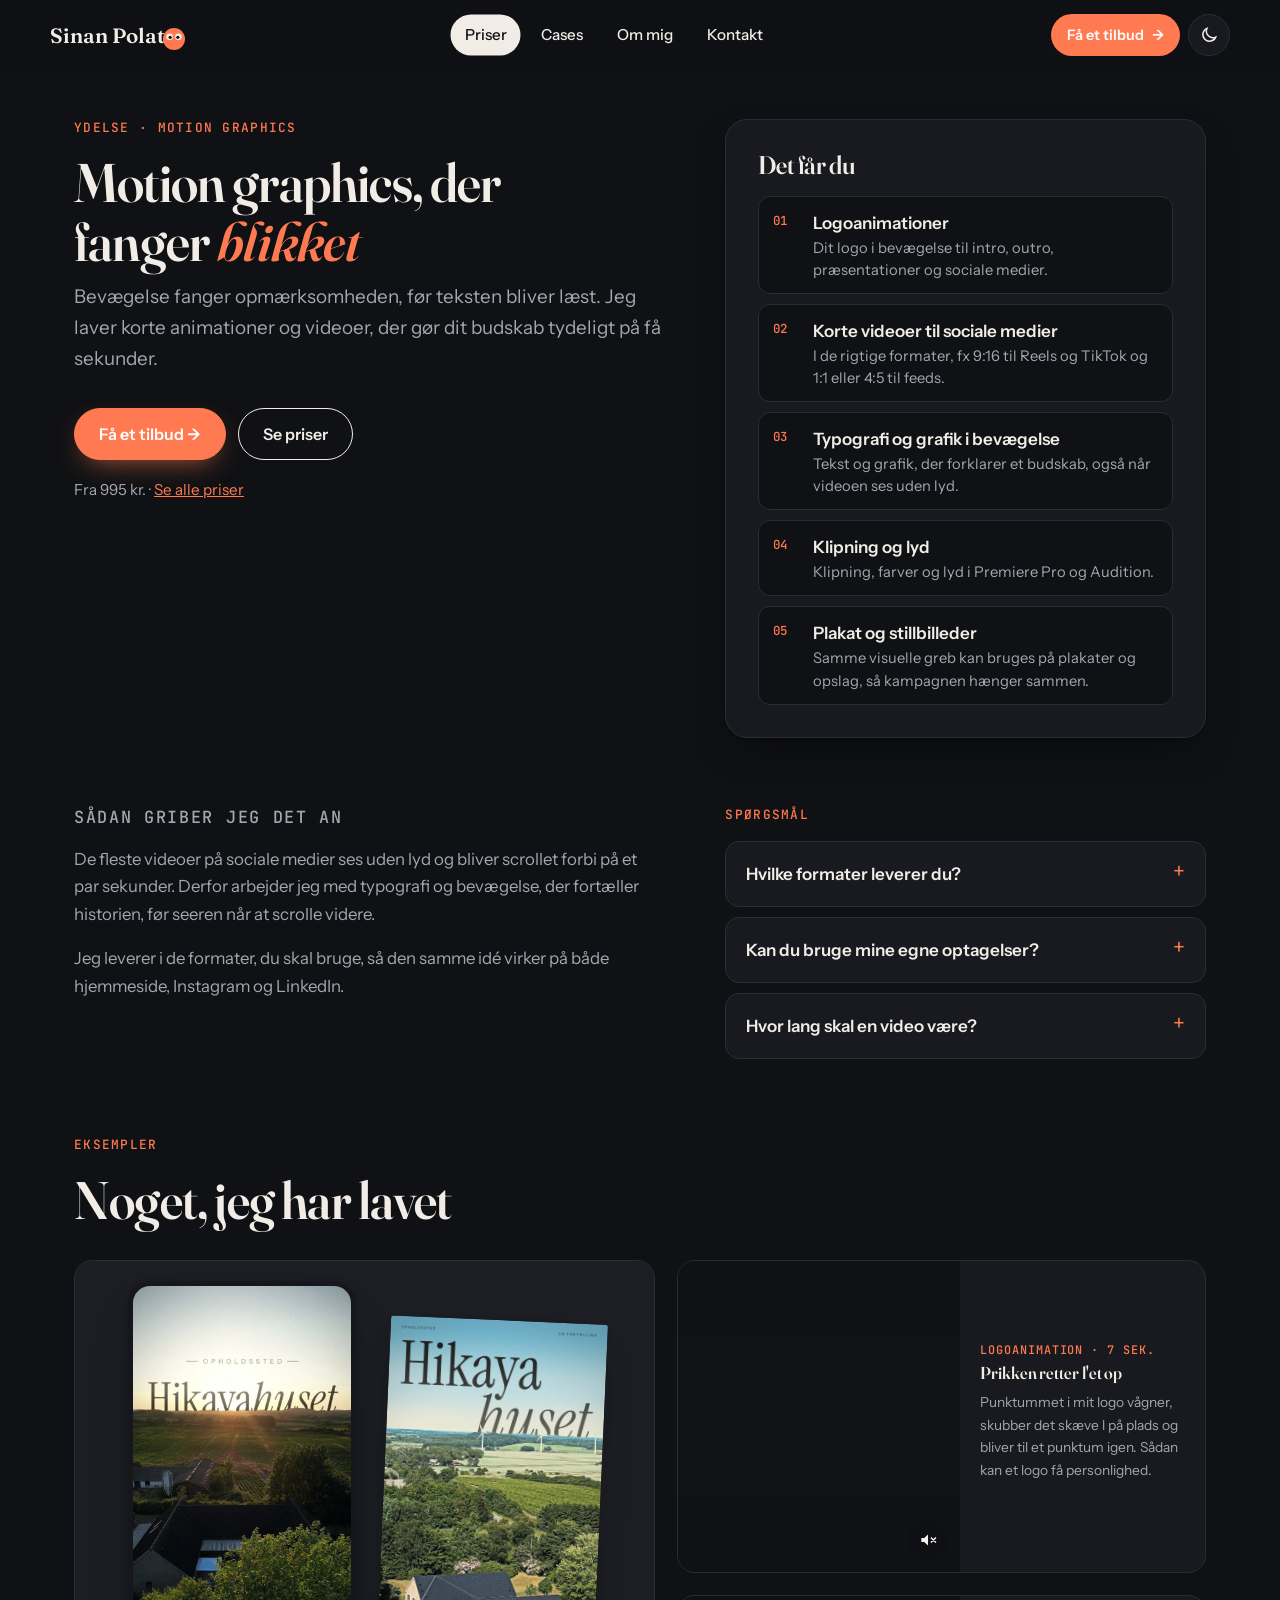
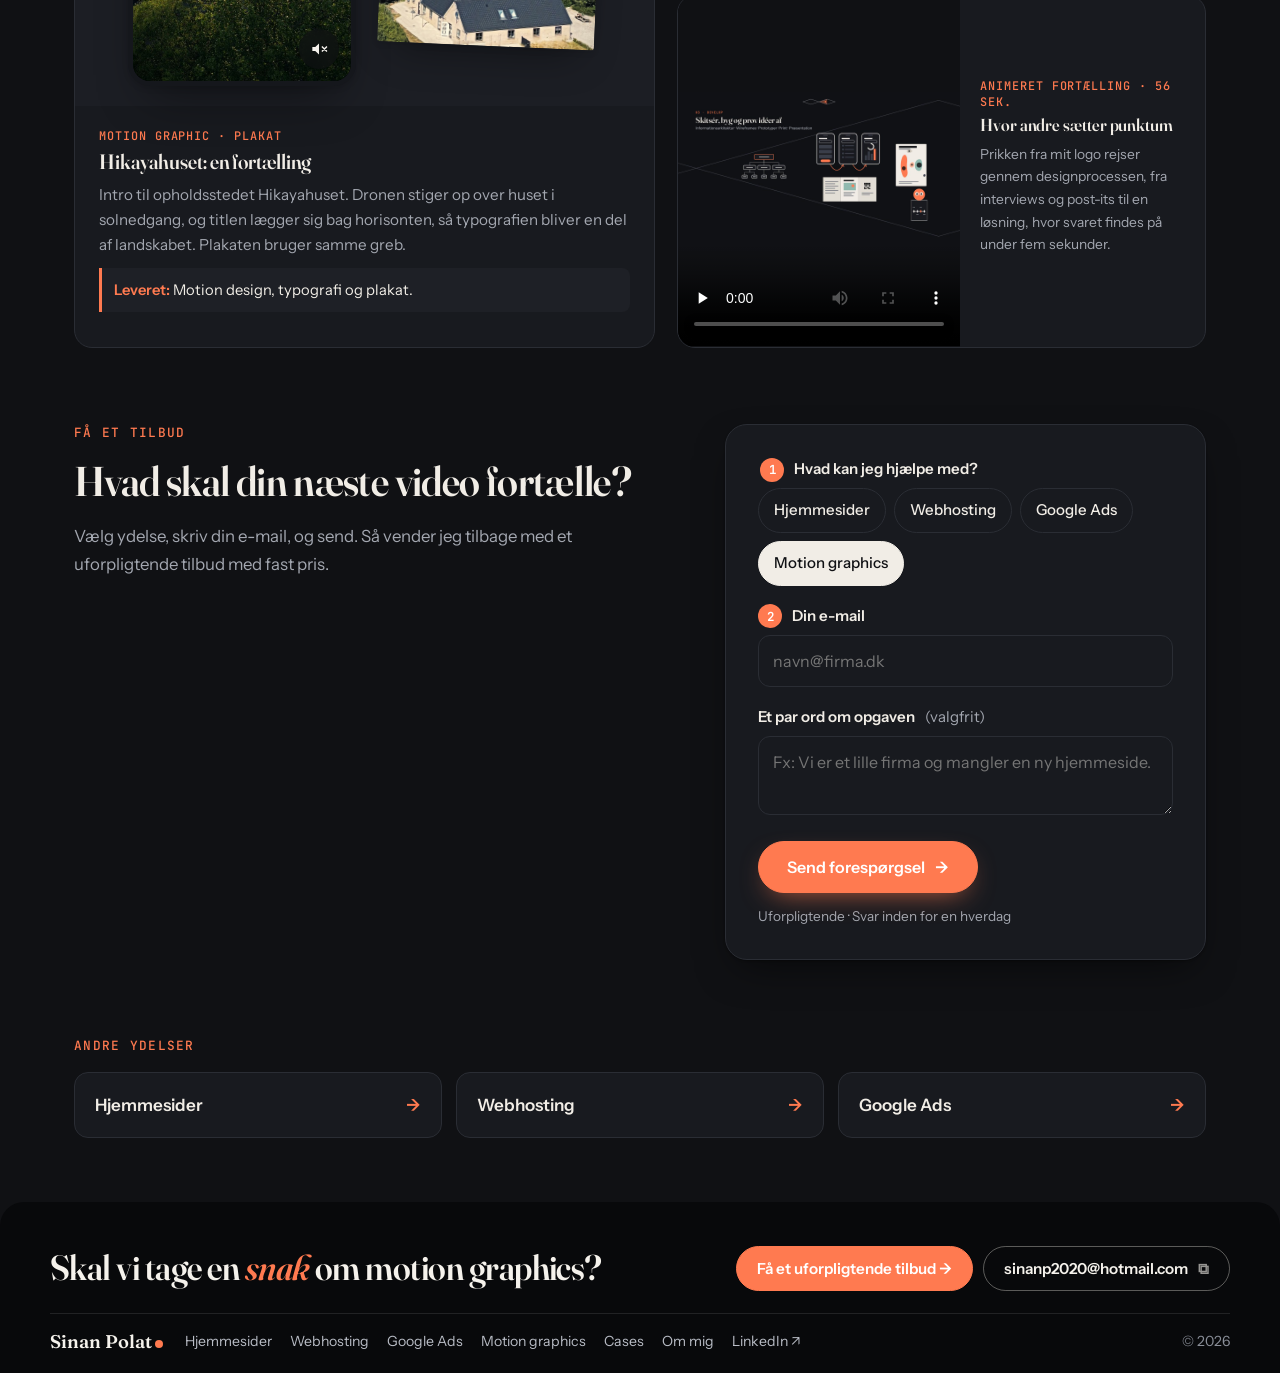
<file: ydelser/motion-graphics/index.html>
<!doctype html>
<html lang="da" data-theme="dark">
<head>
<meta charset="utf-8">
<meta name="viewport" content="width=device-width, initial-scale=1">
<title>Motion graphics og video til sociale medier og web | Sinan Polat</title>
<meta name="description" content="Korte animationer, logoanimationer og video i formater til sociale medier og hjemmesider. Motion design, typografi og klipning, der fanger opmærksomheden.">
<link rel="canonical" href="https://sinanp.dk/ydelser/motion-graphics/">
<meta property="og:type" content="website">
<meta property="og:locale" content="da_DK">
<meta property="og:site_name" content="Sinan Polat">
<meta property="og:title" content="Motion graphics og video til sociale medier og web | Sinan Polat">
<meta property="og:description" content="Korte animationer, logoanimationer og video i formater til sociale medier og hjemmesider. Motion design, typografi og klipning, der fanger opmærksomheden.">
<meta property="og:url" content="https://sinanp.dk/ydelser/motion-graphics/">
<meta property="og:image" content="https://sinanp.dk/assets/img/og.jpg">
<meta property="og:image:type" content="image/jpeg">
<meta property="og:image:width" content="1200">
<meta property="og:image:height" content="630">
<meta property="og:image:alt" content="Sinan Polat – hjemmesider, webhosting, Google Ads og motion graphics">
<meta name="twitter:card" content="summary_large_image">
<meta name="theme-color" content="#101114">
<link rel="icon" href="../../assets/img/favicon.svg" type="image/svg+xml">
<link rel="apple-touch-icon" href="../../assets/img/apple-touch-icon.png">
<link rel="preconnect" href="https://fonts.googleapis.com">
<link rel="preconnect" href="https://fonts.gstatic.com" crossorigin>
<link rel="stylesheet" href="https://fonts.googleapis.com/css2?family=Fraunces:ital,opsz,wght@0,9..144,500..700;1,9..144,500..700&family=Instrument+Sans:wght@400;500;600&family=JetBrains+Mono:wght@500&display=swap">
<link rel="stylesheet" href="../../assets/base.css?v=11">
<link rel="stylesheet" href="../../assets/dot.css?v=11">
<link rel="stylesheet" href="../../assets/biz.css?v=11">
<script>
  /* Mørkt tema som standard. Har den besøgende valgt lyst, huskes det. */
  (function(){try{var t=localStorage.getItem('tema-sinanp');if(t==='light')document.documentElement.dataset.theme='light';}catch(e){}})();
</script>
<script type="application/ld+json">{"@context": "https://schema.org", "@graph": [{"@type": "Service", "name": "Motion graphics", "description": "Korte animationer, logoanimationer og video i formater til sociale medier og hjemmesider. Motion design, typografi og klipning, der fanger opmærksomheden.", "url": "https://sinanp.dk/ydelser/motion-graphics/", "areaServed": "DK", "provider": {"@type": "ProfessionalService", "name": "Sinan Polat", "url": "https://sinanp.dk/"}}, {"@type": "BreadcrumbList", "itemListElement": [{"@type": "ListItem", "position": 1, "name": "Forside", "item": "https://sinanp.dk/"}, {"@type": "ListItem", "position": 2, "name": "Motion graphics", "item": "https://sinanp.dk/ydelser/motion-graphics/"}]}, {"@type": "FAQPage", "mainEntity": [{"@type": "Question", "name": "Hvilke formater leverer du?", "acceptedAnswer": {"@type": "Answer", "text": "Typisk MP4 i de størrelser, du skal bruge, fx 16:9, 9:16 og 1:1. Til hjemmesider kan jeg også levere lette WebM-filer."}}, {"@type": "Question", "name": "Kan du bruge mine egne optagelser?", "acceptedAnswer": {"@type": "Answer", "text": "Ja. Jeg kan klippe og animere ovenpå dine optagelser, eller tage billeder og video, hvis du mangler materiale."}}, {"@type": "Question", "name": "Hvor lang skal en video være?", "acceptedAnswer": {"@type": "Answer", "text": "Til sociale medier er 6–30 sekunder ofte nok. Vi aftaler længden ud fra, hvor videoen skal bruges."}}]}]}</script>
</head>
<body>
<a class="skip" href="#indhold">Spring til indhold</a>
<div class="progress" aria-hidden="true"></div>
<header class="site-header">
  <a class="brand" href="../../" aria-label="Sinan Polat – forside">Sinan Polat<span class="dot"></span></a>
  <nav class="nav" id="nav" aria-label="Hovedmenu"><a href="../../priser/" data-page aria-current="page">Priser</a><a href="../../cases/">Cases</a><a href="../../om/">Om mig</a><a href="../../kontakt/">Kontakt</a></nav>
  <div class="header-tools">
    <a class="cv-link" href="../../kontakt/">Få et tilbud <span class="arr" aria-hidden="true">→</span></a>
    <button class="icon-btn" id="themeToggle" type="button" aria-label="Skift mellem lyst og mørkt tema">
      <svg class="i-sun" viewBox="0 0 24 24" aria-hidden="true"><circle cx="12" cy="12" r="4.2"/><path d="M12 2v2.5M12 19.5V22M2 12h2.5M19.5 12H22M4.9 4.9l1.8 1.8M17.3 17.3l1.8 1.8M4.9 19.1l1.8-1.8M17.3 6.7l1.8-1.8"/></svg>
      <svg class="i-moon" viewBox="0 0 24 24" aria-hidden="true"><path d="M20 14.5A8 8 0 0 1 9.5 4a8 8 0 1 0 10.5 10.5Z"/></svg>
    </button>
    <button class="icon-btn menu-btn" id="menuBtn" type="button" aria-label="Åbn menu" aria-expanded="false" aria-controls="nav"><span></span><span></span></button>
  </div>
</header>
<main id="indhold">
  <section class="page-hero tight">
    <div class="split">
      <div>
        <p class="eyebrow reveal">Ydelse · Motion graphics</p>
        <h1 class="reveal">Motion graphics, der fanger <em>blikket</em></h1>
        <p class="lead reveal">Bevægelse fanger opmærksomheden, før teksten bliver læst. Jeg laver korte animationer og videoer, der gør dit budskab tydeligt på få sekunder.</p>
        <p class="actions reveal"><a class="button magnetic" href="#tilbud">Få et tilbud →</a><a class="button ghost magnetic" href="../../priser/#motion-graphics">Se priser</a></p>
        <p class="price-hint reveal">Fra 995 kr. · <a href="../../priser/">Se alle priser</a></p>
      </div>
      <div class="panel reveal"><h2>Det får du</h2><ul class="checklist"><li><span>01</span><div><b>Logoanimationer</b><small>Dit logo i bevægelse til intro, outro, præsentationer og sociale medier.</small></div></li><li><span>02</span><div><b>Korte videoer til sociale medier</b><small>I de rigtige formater, fx 9:16 til Reels og TikTok og 1:1 eller 4:5 til feeds.</small></div></li><li><span>03</span><div><b>Typografi og grafik i bevægelse</b><small>Tekst og grafik, der forklarer et budskab, også når videoen ses uden lyd.</small></div></li><li><span>04</span><div><b>Klipning og lyd</b><small>Klipning, farver og lyd i Premiere Pro og Audition.</small></div></li><li><span>05</span><div><b>Plakat og stillbilleder</b><small>Samme visuelle greb kan bruges på plakater og opslag, så kampagnen hænger sammen.</small></div></li></ul></div>
    </div>
  </section>
  <section class="section" style="padding-top:clamp(40px,5vw,64px)">
    <div class="split">
      <div class="prose reveal"><p class="eyebrow">Sådan griber jeg det an</p><p>De fleste videoer på sociale medier ses uden lyd og bliver scrollet forbi på et par sekunder. Derfor arbejder jeg med typografi og bevægelse, der fortæller historien, før seeren når at scrolle videre.</p><p>Jeg leverer i de formater, du skal bruge, så den samme idé virker på både hjemmeside, Instagram og LinkedIn.</p></div>
      <div class="reveal"><p class="eyebrow">Spørgsmål</p><div class="faq"><details><summary>Hvilke formater leverer du?</summary><p>Typisk MP4 i de størrelser, du skal bruge, fx 16:9, 9:16 og 1:1. Til hjemmesider kan jeg også levere lette WebM-filer.</p></details><details><summary>Kan du bruge mine egne optagelser?</summary><p>Ja. Jeg kan klippe og animere ovenpå dine optagelser, eller tage billeder og video, hvis du mangler materiale.</p></details><details><summary>Hvor lang skal en video være?</summary><p>Til sociale medier er 6–30 sekunder ofte nok. Vi aftaler længden ud fra, hvor videoen skal bruges.</p></details></div></div>
    </div>
  </section>
  <section class="section cases"><div class="section-head"><p class="eyebrow reveal">Eksempler</p><h2 class="reveal">Noget, jeg har lavet</h2></div><div class="motion compact-motion">
      <article class="mcard mfeature reveal">
        <div class="mmedia hika">
          <figure class="phone"><video class="mvid" data-autoplay muted loop playsinline preload="none" poster="../../assets/media/hikayahuset-poster.jpg" aria-label="Intro til Hikayahuset: dronen stiger op over huset i solnedgang, og titlen lægger sig bag horisonten"><source src="../../assets/media/hikayahuset-web.mp4" type="video/mp4"></video><button class="msound" type="button" aria-pressed="false" aria-label="Slå lyd til"><svg viewBox="0 0 24 24" aria-hidden="true"><path class="spk" d="M4 9.5h3.5L12 5.5v13l-4.5-4H4z"/><path class="on" d="M15.5 9a4 4 0 0 1 0 6M18 6.5a7.5 7.5 0 0 1 0 11"/><path class="off" d="M16 9.5l5 5M21 9.5l-5 5"/></svg></button></figure>
          <figure class="print"><img src="../../assets/img/hikayahuset-plakat.jpg" alt="Plakat for Hikayahuset: titlen ligger bag horisonten over et luftfoto af huset" loading="lazy" width="900" height="1350"></figure>
        </div>
        <div class="mbody"><p class="kicker">Motion graphic · Plakat</p><h3>Hikayahuset: en fortælling</h3><p>Intro til opholdsstedet Hikayahuset. Dronen stiger op over huset i solnedgang, og titlen lægger sig bag horisonten, så typografien bliver en del af landskabet. Plakaten bruger samme greb.</p><p class="role"><b>Leveret:</b> Motion design, typografi og plakat.</p></div>
      </article>
      <article class="mcard reveal">
        <figure class="mmedia wide16"><video class="mvid" data-autoplay muted loop playsinline preload="none" poster="../../assets/media/sinan-polat-logo-story-poster.jpg" aria-label="Logoanimation: prikken i Sinan Polat vågner, retter det skæve l op og bliver til logoet igen"><source src="../../assets/media/sinan-polat-logo-story.webm" type="video/webm"><source src="../../assets/media/sinan-polat-logo-story.mp4" type="video/mp4"></video><button class="msound" type="button" aria-pressed="false" aria-label="Slå lyd til"><svg viewBox="0 0 24 24" aria-hidden="true"><path class="spk" d="M4 9.5h3.5L12 5.5v13l-4.5-4H4z"/><path class="on" d="M15.5 9a4 4 0 0 1 0 6M18 6.5a7.5 7.5 0 0 1 0 11"/><path class="off" d="M16 9.5l5 5M21 9.5l-5 5"/></svg></button></figure>
        <div class="mbody"><p class="kicker">Logoanimation · 7 sek.</p><h3>Prikken retter l'et op</h3><p>Punktummet i mit logo vågner, skubber det skæve l på plads og bliver til et punktum igen. Sådan kan et logo få personlighed.</p></div>
      </article>
      <article class="mcard reveal">
        <figure class="mmedia wide16"><video class="mvid" controls playsinline preload="none" poster="../../assets/media/sinan-polat-punktum-poster.jpg" aria-label="Animeret fortælling: prikken fra logoet rejser gennem designprocessen"><source src="../../assets/media/sinan-polat-punktum.webm" type="video/webm"><source src="../../assets/media/sinan-polat-punktum.mp4" type="video/mp4"></video></figure>
        <div class="mbody"><p class="kicker">Animeret fortælling · 56 sek.</p><h3>Hvor andre sætter punktum</h3><p>Prikken fra mit logo rejser gennem designprocessen, fra interviews og post-its til en løsning, hvor svaret findes på under fem sekunder.</p></div>
      </article>
    </div></section>
  <section class="section lead-form" id="tilbud">
    <div class="split">
      <div class="reveal"><p class="eyebrow">Få et tilbud</p><h2>Hvad skal din næste video fortælle?</h2><p class="lead small">Vælg ydelse, skriv din e-mail, og send. Så vender jeg tilbage med et uforpligtende tilbud med fast pris.</p></div>
      <div class="panel reveal"><form class="form quick" id="contactForm" novalidate>
          <fieldset class="full" style="border:0;padding:0;margin:0"><legend><span class="stepn">1</span>Hvad kan jeg hjælpe med?</legend><div class="chips-pick"><label><input type="radio" name="ydelse" value="Hjemmeside"><span>Hjemmesider</span></label><label><input type="radio" name="ydelse" value="Webhosting"><span>Webhosting</span></label><label><input type="radio" name="ydelse" value="Google Ads"><span>Google Ads</span></label><label><input type="radio" name="ydelse" value="Motion graphics" checked><span>Motion graphics</span></label></div></fieldset>
          <div class="full field"><label for="email"><span class="stepn">2</span>Din e-mail</label><input id="email" name="email" type="email" autocomplete="email" inputmode="email" placeholder="navn@firma.dk"><span class="err-msg">Skriv en gyldig e-mail, så jeg kan svare dig.</span></div>
          <div class="full field"><label for="besked">Et par ord om opgaven <span class="opt">(valgfrit)</span></label><textarea id="besked" name="besked" rows="2" placeholder="Fx: Vi er et lille firma og mangler en ny hjemmeside."></textarea></div>
          <input type="text" name="_honey" tabindex="-1" autocomplete="off" aria-hidden="true" style="position:absolute;left:-9999px;width:1px;height:1px;opacity:0">
          <div class="full form-send">
            <button class="button send-btn" type="submit"><span class="send-label">Send forespørgsel</span><span class="send-arr" aria-hidden="true">→</span><span class="spinner" aria-hidden="true"></span></button>
            <p class="form-note" id="formStatus" aria-live="polite">Uforpligtende · Svar inden for en hverdag</p>
          </div>
        </form>
        <div class="form-ok" id="formOk" tabindex="-1" role="status"><span class="ok-ico" aria-hidden="true">✓</span><div><b>Tak, din forespørgsel er sendt</b><p>Jeg svarer inden for en hverdag på <span id="okMail">din mail</span>.</p><button type="button" class="link-btn" id="formAgain">Send en ny forespørgsel</button></div></div>
        <p class="form-fail" id="formFail" tabindex="-1" hidden>Beskeden kunne ikke sendes lige nu. Prøv igen, eller skriv direkte til <a href="mailto:sinanp2020@hotmail.com">sinanp2020@hotmail.com</a>.</p></div>
    </div>
  </section>
  <section class="section"><p class="eyebrow reveal">Andre ydelser</p><div class="related reveal"><a href="../../ydelser/hjemmeside/">Hjemmesider</a><a href="../../ydelser/webhosting/">Webhosting</a><a href="../../ydelser/google-ads/">Google Ads</a></div></section>
</main>
<footer id="kontakt" class="contact mini">
  <div class="contact-inner">
    <div class="mini-cta">
      <h2>Skal vi tage en <em>snak</em> om motion graphics?</h2>
      <div class="mini-actions">
        <a class="button light magnetic" href="#tilbud">Få et uforpligtende tilbud →</a>
        <button class="button ghost-light" type="button" id="copyMail"><span class="copy-label">sinanp2020@hotmail.com</span><span class="copy-ico" aria-hidden="true">⧉</span></button>
      </div>
    </div>
    <div class="mini-foot">
      <a class="foot-brand" href="../../">Sinan Polat<i></i></a>
      <nav aria-label="Footer"><a href="../../ydelser/hjemmeside/">Hjemmesider</a><a href="../../ydelser/webhosting/">Webhosting</a><a href="../../ydelser/google-ads/">Google Ads</a><a href="../../ydelser/motion-graphics/">Motion graphics</a><a href="../../cases/">Cases</a><a href="../../om/">Om mig</a><a href="https://www.linkedin.com/in/sinan-polat-sp" target="_blank" rel="noopener">LinkedIn ↗</a></nav>
      <span class="fine-mini">© <span data-year>2026</span></span>
    </div>
  </div>
</footer>
<div class="toast" role="status" aria-live="polite"></div>
<div class="cta-bar" aria-label="Hurtig kontakt"><a class="button" href="#tilbud">Få et uforpligtende tilbud →</a></div>
<script src="../../assets/site.js?v=11" defer></script>
<script src="../../assets/dot.js?v=11" defer></script>
</body>
</html>
</file>
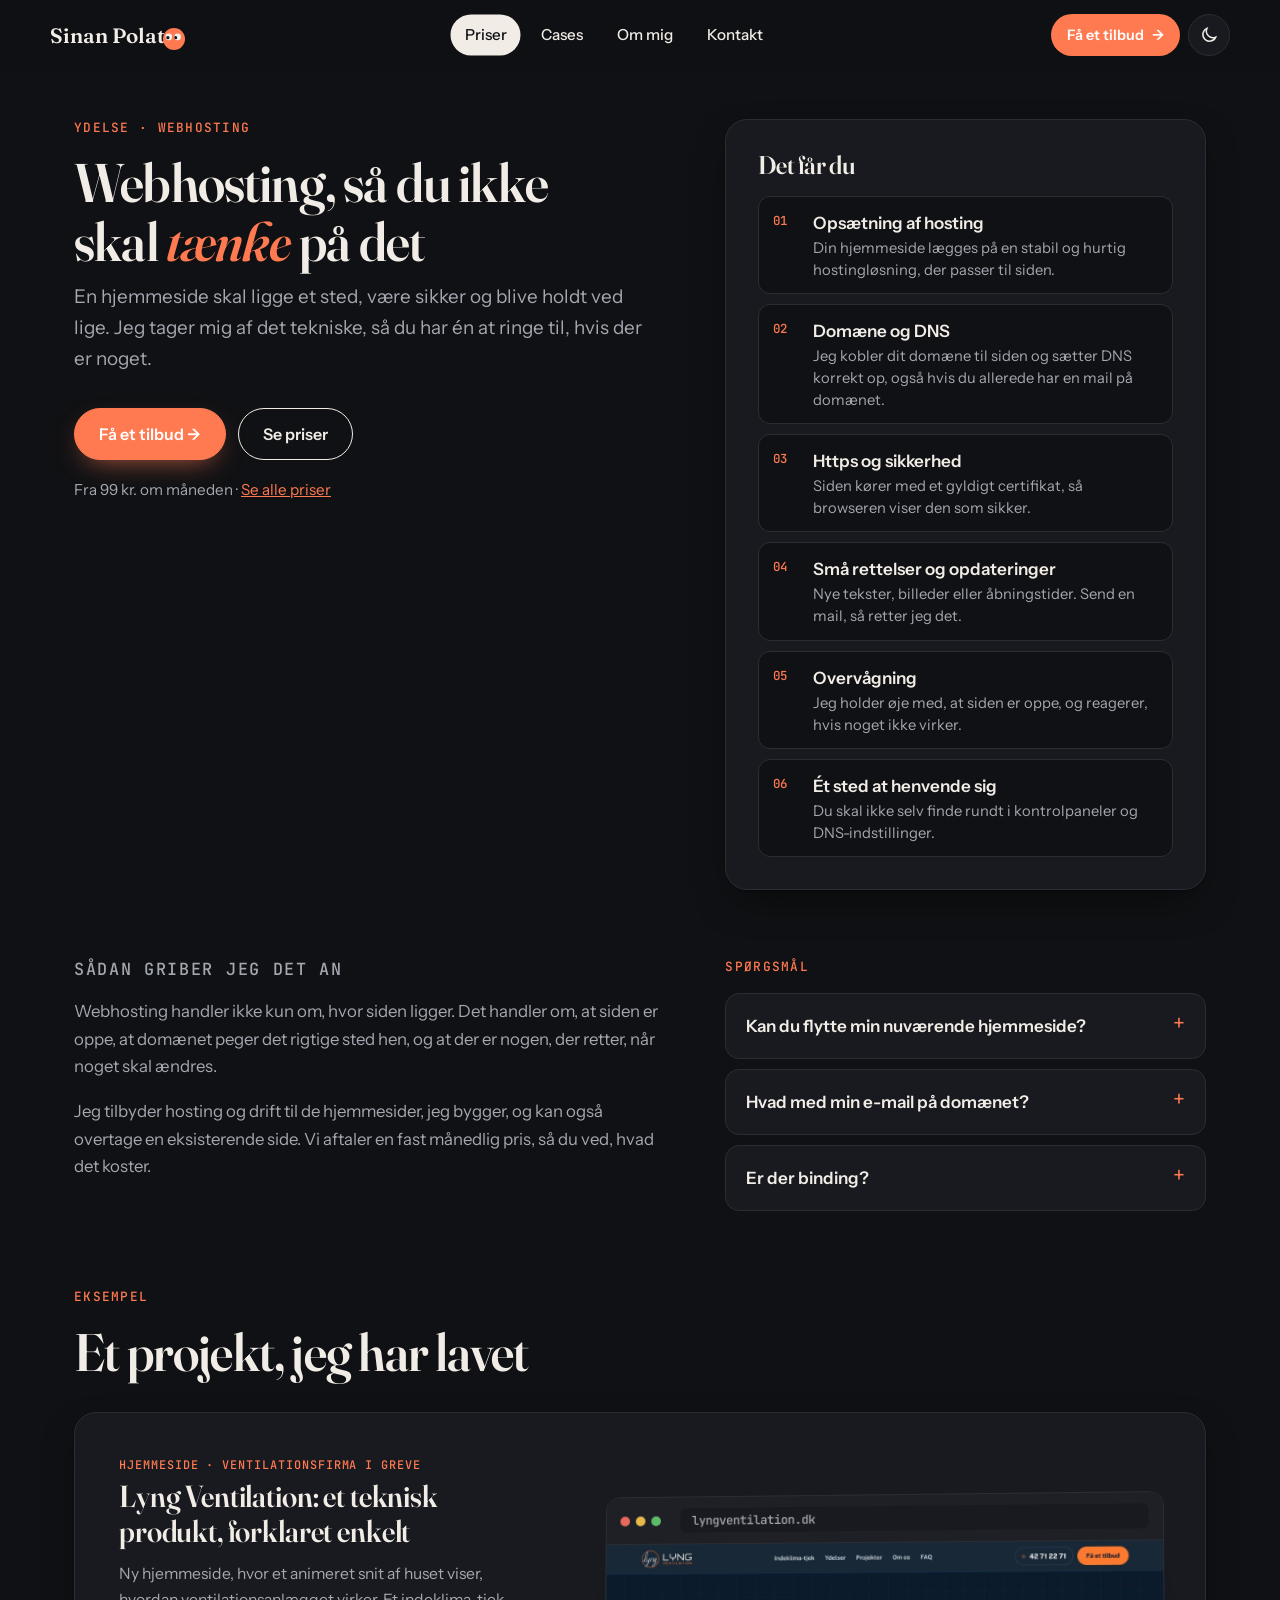
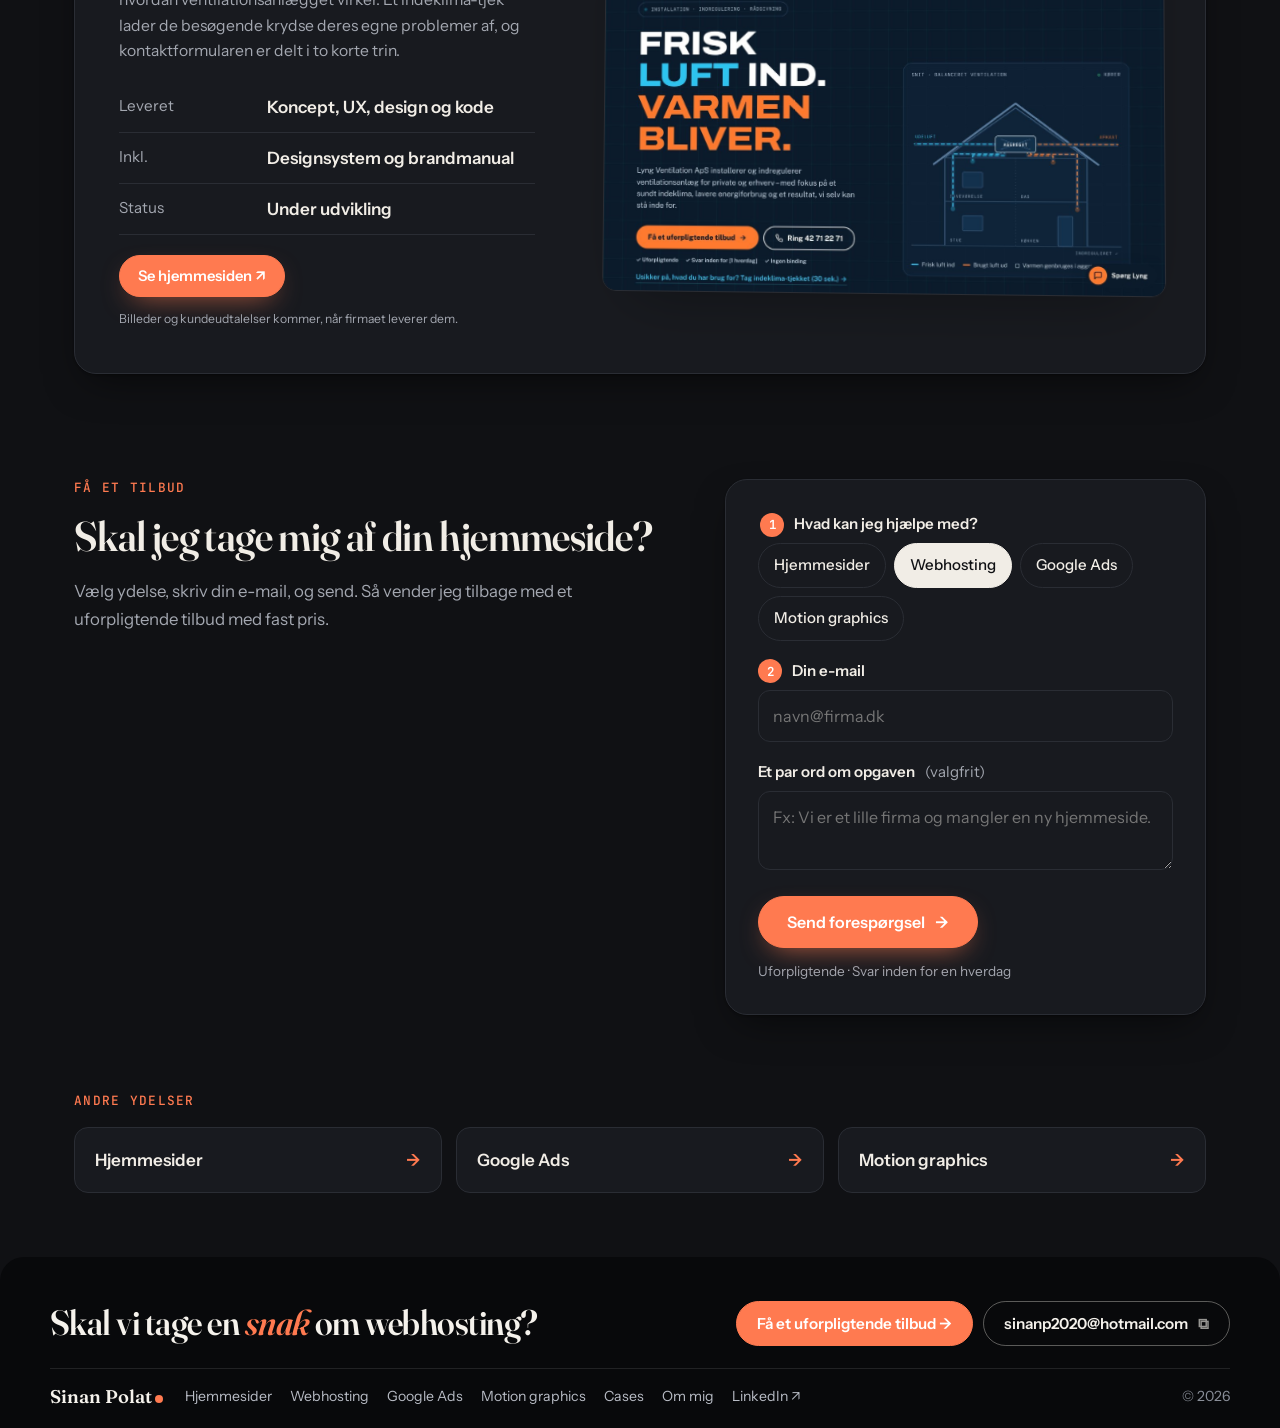
<file: ydelser/webhosting/index.html>
<!doctype html>
<html lang="da" data-theme="dark">
<head>
<meta charset="utf-8">
<meta name="viewport" content="width=device-width, initial-scale=1">
<title>Webhosting og drift af din hjemmeside | Sinan Polat</title>
<meta name="description" content="Jeg sætter din hjemmeside op på hosting, kobler dit domæne og https på og holder siden kørende og opdateret, så du kan bruge tiden på din forretning.">
<link rel="canonical" href="https://sinanp.dk/ydelser/webhosting/">
<meta property="og:type" content="website">
<meta property="og:locale" content="da_DK">
<meta property="og:site_name" content="Sinan Polat">
<meta property="og:title" content="Webhosting og drift af din hjemmeside | Sinan Polat">
<meta property="og:description" content="Jeg sætter din hjemmeside op på hosting, kobler dit domæne og https på og holder siden kørende og opdateret, så du kan bruge tiden på din forretning.">
<meta property="og:url" content="https://sinanp.dk/ydelser/webhosting/">
<meta property="og:image" content="https://sinanp.dk/assets/img/og.jpg">
<meta property="og:image:type" content="image/jpeg">
<meta property="og:image:width" content="1200">
<meta property="og:image:height" content="630">
<meta property="og:image:alt" content="Sinan Polat – hjemmesider, webhosting, Google Ads og motion graphics">
<meta name="twitter:card" content="summary_large_image">
<meta name="theme-color" content="#101114">
<link rel="icon" href="../../assets/img/favicon.svg" type="image/svg+xml">
<link rel="apple-touch-icon" href="../../assets/img/apple-touch-icon.png">
<link rel="preconnect" href="https://fonts.googleapis.com">
<link rel="preconnect" href="https://fonts.gstatic.com" crossorigin>
<link rel="stylesheet" href="https://fonts.googleapis.com/css2?family=Fraunces:ital,opsz,wght@0,9..144,500..700;1,9..144,500..700&family=Instrument+Sans:wght@400;500;600&family=JetBrains+Mono:wght@500&display=swap">
<link rel="stylesheet" href="../../assets/base.css?v=11">
<link rel="stylesheet" href="../../assets/dot.css?v=11">
<link rel="stylesheet" href="../../assets/biz.css?v=11">
<script>
  /* Mørkt tema som standard. Har den besøgende valgt lyst, huskes det. */
  (function(){try{var t=localStorage.getItem('tema-sinanp');if(t==='light')document.documentElement.dataset.theme='light';}catch(e){}})();
</script>
<script type="application/ld+json">{"@context": "https://schema.org", "@graph": [{"@type": "Service", "name": "Webhosting", "description": "Jeg sætter din hjemmeside op på hosting, kobler dit domæne og https på og holder siden kørende og opdateret, så du kan bruge tiden på din forretning.", "url": "https://sinanp.dk/ydelser/webhosting/", "areaServed": "DK", "provider": {"@type": "ProfessionalService", "name": "Sinan Polat", "url": "https://sinanp.dk/"}}, {"@type": "BreadcrumbList", "itemListElement": [{"@type": "ListItem", "position": 1, "name": "Forside", "item": "https://sinanp.dk/"}, {"@type": "ListItem", "position": 2, "name": "Webhosting", "item": "https://sinanp.dk/ydelser/webhosting/"}]}, {"@type": "FAQPage", "mainEntity": [{"@type": "Question", "name": "Kan du flytte min nuværende hjemmeside?", "acceptedAnswer": {"@type": "Answer", "text": "Ofte, ja. Det afhænger af, hvordan siden er bygget. Send mig adressen, så vurderer jeg, hvad der er den bedste løsning."}}, {"@type": "Question", "name": "Hvad med min e-mail på domænet?", "acceptedAnswer": {"@type": "Answer", "text": "Den bliver ved med at virke. Jeg sætter DNS op, så hjemmeside og mail hver især peger det rigtige sted hen."}}, {"@type": "Question", "name": "Er der binding?", "acceptedAnswer": {"@type": "Answer", "text": "Det aftaler vi i tilbuddet. Målet er en enkel aftale, du kan forstå."}}]}]}</script>
</head>
<body>
<a class="skip" href="#indhold">Spring til indhold</a>
<div class="progress" aria-hidden="true"></div>
<header class="site-header">
  <a class="brand" href="../../" aria-label="Sinan Polat – forside">Sinan Polat<span class="dot"></span></a>
  <nav class="nav" id="nav" aria-label="Hovedmenu"><a href="../../priser/" data-page aria-current="page">Priser</a><a href="../../cases/">Cases</a><a href="../../om/">Om mig</a><a href="../../kontakt/">Kontakt</a></nav>
  <div class="header-tools">
    <a class="cv-link" href="../../kontakt/">Få et tilbud <span class="arr" aria-hidden="true">→</span></a>
    <button class="icon-btn" id="themeToggle" type="button" aria-label="Skift mellem lyst og mørkt tema">
      <svg class="i-sun" viewBox="0 0 24 24" aria-hidden="true"><circle cx="12" cy="12" r="4.2"/><path d="M12 2v2.5M12 19.5V22M2 12h2.5M19.5 12H22M4.9 4.9l1.8 1.8M17.3 17.3l1.8 1.8M4.9 19.1l1.8-1.8M17.3 6.7l1.8-1.8"/></svg>
      <svg class="i-moon" viewBox="0 0 24 24" aria-hidden="true"><path d="M20 14.5A8 8 0 0 1 9.5 4a8 8 0 1 0 10.5 10.5Z"/></svg>
    </button>
    <button class="icon-btn menu-btn" id="menuBtn" type="button" aria-label="Åbn menu" aria-expanded="false" aria-controls="nav"><span></span><span></span></button>
  </div>
</header>
<main id="indhold">
  <section class="page-hero tight">
    <div class="split">
      <div>
        <p class="eyebrow reveal">Ydelse · Webhosting</p>
        <h1 class="reveal">Webhosting, så du ikke skal <em>tænke</em> på det</h1>
        <p class="lead reveal">En hjemmeside skal ligge et sted, være sikker og blive holdt ved lige. Jeg tager mig af det tekniske, så du har én at ringe til, hvis der er noget.</p>
        <p class="actions reveal"><a class="button magnetic" href="#tilbud">Få et tilbud →</a><a class="button ghost magnetic" href="../../priser/#webhosting">Se priser</a></p>
        <p class="price-hint reveal">Fra 99 kr. om måneden · <a href="../../priser/">Se alle priser</a></p>
      </div>
      <div class="panel reveal"><h2>Det får du</h2><ul class="checklist"><li><span>01</span><div><b>Opsætning af hosting</b><small>Din hjemmeside lægges på en stabil og hurtig hostingløsning, der passer til siden.</small></div></li><li><span>02</span><div><b>Domæne og DNS</b><small>Jeg kobler dit domæne til siden og sætter DNS korrekt op, også hvis du allerede har en mail på domænet.</small></div></li><li><span>03</span><div><b>Https og sikkerhed</b><small>Siden kører med et gyldigt certifikat, så browseren viser den som sikker.</small></div></li><li><span>04</span><div><b>Små rettelser og opdateringer</b><small>Nye tekster, billeder eller åbningstider. Send en mail, så retter jeg det.</small></div></li><li><span>05</span><div><b>Overvågning</b><small>Jeg holder øje med, at siden er oppe, og reagerer, hvis noget ikke virker.</small></div></li><li><span>06</span><div><b>Ét sted at henvende sig</b><small>Du skal ikke selv finde rundt i kontrolpaneler og DNS-indstillinger.</small></div></li></ul></div>
    </div>
  </section>
  <section class="section" style="padding-top:clamp(40px,5vw,64px)">
    <div class="split">
      <div class="prose reveal"><p class="eyebrow">Sådan griber jeg det an</p><p>Webhosting handler ikke kun om, hvor siden ligger. Det handler om, at siden er oppe, at domænet peger det rigtige sted hen, og at der er nogen, der retter, når noget skal ændres.</p><p>Jeg tilbyder hosting og drift til de hjemmesider, jeg bygger, og kan også overtage en eksisterende side. Vi aftaler en fast månedlig pris, så du ved, hvad det koster.</p></div>
      <div class="reveal"><p class="eyebrow">Spørgsmål</p><div class="faq"><details><summary>Kan du flytte min nuværende hjemmeside?</summary><p>Ofte, ja. Det afhænger af, hvordan siden er bygget. Send mig adressen, så vurderer jeg, hvad der er den bedste løsning.</p></details><details><summary>Hvad med min e-mail på domænet?</summary><p>Den bliver ved med at virke. Jeg sætter DNS op, så hjemmeside og mail hver især peger det rigtige sted hen.</p></details><details><summary>Er der binding?</summary><p>Det aftaler vi i tilbuddet. Målet er en enkel aftale, du kan forstå.</p></details></div></div>
    </div>
  </section>
  <section class="section cases"><div class="section-head"><p class="eyebrow reveal">Eksempel</p><h2 class="reveal">Et projekt, jeg har lavet</h2></div><div class="concept proto reveal">
      <div class="concept-side">
        <p class="kicker">Hjemmeside · Ventilationsfirma i Greve</p>
        <h3 class="proto-title">Lyng Ventilation: et teknisk produkt, forklaret enkelt</h3>
        <p class="proto-text">Ny hjemmeside, hvor et animeret snit af huset viser, hvordan ventilationsanlægget virker. Et indeklima-tjek lader de besøgende krydse deres egne problemer af, og kontaktformularen er delt i to korte trin.</p>
        <dl class="facts">
          <div><dt>Leveret</dt><dd>Koncept, UX, design og kode</dd></div>
          <div><dt>Inkl.</dt><dd>Designsystem og brandmanual</dd></div>
          <div><dt>Status</dt><dd>Under udvikling</dd></div>
        </dl>
        <p class="card-actions"><a class="button small" href="https://portfolio.sinanp.dk/lyng-ventilation/" target="_blank" rel="noopener">Se hjemmesiden ↗</a></p>
        <p class="mock-note">Billeder og kundeudtalelser kommer, når firmaet leverer dem.</p>
      </div>
      <a class="browser proto-shot" href="https://portfolio.sinanp.dk/lyng-ventilation/" target="_blank" rel="noopener" aria-label="Åbn Lyng Ventilations hjemmeside i en ny fane">
        <div class="browser-bar"><i></i><i></i><i></i><span>lyngventilation.dk</span></div>
        <div class="proto-frame"><img src="../../assets/img/lyng-ventilation.jpg" alt="Forsiden af Lyng Ventilations hjemmeside med overskriften Frisk luft ind. Varmen bliver." loading="lazy" width="1400" height="875"><span class="proto-cta">Se hjemmesiden ↗</span></div>
      </a>
    </div></section>
  <section class="section lead-form" id="tilbud">
    <div class="split">
      <div class="reveal"><p class="eyebrow">Få et tilbud</p><h2>Skal jeg tage mig af din hjemmeside?</h2><p class="lead small">Vælg ydelse, skriv din e-mail, og send. Så vender jeg tilbage med et uforpligtende tilbud med fast pris.</p></div>
      <div class="panel reveal"><form class="form quick" id="contactForm" novalidate>
          <fieldset class="full" style="border:0;padding:0;margin:0"><legend><span class="stepn">1</span>Hvad kan jeg hjælpe med?</legend><div class="chips-pick"><label><input type="radio" name="ydelse" value="Hjemmeside"><span>Hjemmesider</span></label><label><input type="radio" name="ydelse" value="Webhosting" checked><span>Webhosting</span></label><label><input type="radio" name="ydelse" value="Google Ads"><span>Google Ads</span></label><label><input type="radio" name="ydelse" value="Motion graphics"><span>Motion graphics</span></label></div></fieldset>
          <div class="full field"><label for="email"><span class="stepn">2</span>Din e-mail</label><input id="email" name="email" type="email" autocomplete="email" inputmode="email" placeholder="navn@firma.dk"><span class="err-msg">Skriv en gyldig e-mail, så jeg kan svare dig.</span></div>
          <div class="full field"><label for="besked">Et par ord om opgaven <span class="opt">(valgfrit)</span></label><textarea id="besked" name="besked" rows="2" placeholder="Fx: Vi er et lille firma og mangler en ny hjemmeside."></textarea></div>
          <input type="text" name="_honey" tabindex="-1" autocomplete="off" aria-hidden="true" style="position:absolute;left:-9999px;width:1px;height:1px;opacity:0">
          <div class="full form-send">
            <button class="button send-btn" type="submit"><span class="send-label">Send forespørgsel</span><span class="send-arr" aria-hidden="true">→</span><span class="spinner" aria-hidden="true"></span></button>
            <p class="form-note" id="formStatus" aria-live="polite">Uforpligtende · Svar inden for en hverdag</p>
          </div>
        </form>
        <div class="form-ok" id="formOk" tabindex="-1" role="status"><span class="ok-ico" aria-hidden="true">✓</span><div><b>Tak, din forespørgsel er sendt</b><p>Jeg svarer inden for en hverdag på <span id="okMail">din mail</span>.</p><button type="button" class="link-btn" id="formAgain">Send en ny forespørgsel</button></div></div>
        <p class="form-fail" id="formFail" tabindex="-1" hidden>Beskeden kunne ikke sendes lige nu. Prøv igen, eller skriv direkte til <a href="mailto:sinanp2020@hotmail.com">sinanp2020@hotmail.com</a>.</p></div>
    </div>
  </section>
  <section class="section"><p class="eyebrow reveal">Andre ydelser</p><div class="related reveal"><a href="../../ydelser/hjemmeside/">Hjemmesider</a><a href="../../ydelser/google-ads/">Google Ads</a><a href="../../ydelser/motion-graphics/">Motion graphics</a></div></section>
</main>
<footer id="kontakt" class="contact mini">
  <div class="contact-inner">
    <div class="mini-cta">
      <h2>Skal vi tage en <em>snak</em> om webhosting?</h2>
      <div class="mini-actions">
        <a class="button light magnetic" href="#tilbud">Få et uforpligtende tilbud →</a>
        <button class="button ghost-light" type="button" id="copyMail"><span class="copy-label">sinanp2020@hotmail.com</span><span class="copy-ico" aria-hidden="true">⧉</span></button>
      </div>
    </div>
    <div class="mini-foot">
      <a class="foot-brand" href="../../">Sinan Polat<i></i></a>
      <nav aria-label="Footer"><a href="../../ydelser/hjemmeside/">Hjemmesider</a><a href="../../ydelser/webhosting/">Webhosting</a><a href="../../ydelser/google-ads/">Google Ads</a><a href="../../ydelser/motion-graphics/">Motion graphics</a><a href="../../cases/">Cases</a><a href="../../om/">Om mig</a><a href="https://www.linkedin.com/in/sinan-polat-sp" target="_blank" rel="noopener">LinkedIn ↗</a></nav>
      <span class="fine-mini">© <span data-year>2026</span></span>
    </div>
  </div>
</footer>
<div class="toast" role="status" aria-live="polite"></div>
<div class="cta-bar" aria-label="Hurtig kontakt"><a class="button" href="#tilbud">Få et uforpligtende tilbud →</a></div>
<script src="../../assets/site.js?v=11" defer></script>
<script src="../../assets/dot.js?v=11" defer></script>
</body>
</html>
</file>
<file: assets/base.css>
/* =========================================================
   Sinan Polat – portfolio
   ========================================================= */
:root{
  --bg:#F5F2EC; --surface:#FFFFFF; --ink:#15171C; --muted:#5B606B; --line:#E2DDD3;
  --accent:#E9532B; --accent-ink:#FFFFFF; --tint:#ECE6DB; --stage:#E9E3D8;
  --shadow:0 1px 2px rgba(20,20,30,.06),0 12px 32px -12px rgba(20,20,30,.18);
  --serif:"Fraunces",Georgia,serif;
  --sans:"Instrument Sans","Helvetica Neue",Arial,sans-serif;
  --mono:"JetBrains Mono",ui-monospace,Menlo,monospace;
  --max:1180px; --r:14px;
  --ease:cubic-bezier(.2,.7,.2,1);
  color-scheme:light;
}
:root[data-theme="dark"]{
  --bg:#101114; --surface:#181A1F; --ink:#F1EDE6; --muted:#A3A7B0; --line:#2A2D34;
  --accent:#FF7A50; --accent-ink:#15171C; --tint:#1E2026; --stage:#1C1E24;
  --shadow:0 1px 2px rgba(0,0,0,.3),0 16px 40px -14px rgba(0,0,0,.6);
  color-scheme:dark;
}
@media (prefers-color-scheme:dark){
  :root:not([data-theme="light"]){
    --bg:#101114; --surface:#181A1F; --ink:#F1EDE6; --muted:#A3A7B0; --line:#2A2D34;
    --accent:#FF7A50; --accent-ink:#15171C; --tint:#1E2026; --stage:#1C1E24;
    --shadow:0 1px 2px rgba(0,0,0,.3),0 16px 40px -14px rgba(0,0,0,.6);
    color-scheme:dark;
  }
}

*{box-sizing:border-box}
html{scroll-behavior:smooth;scroll-padding-top:84px}
html{overflow-x:hidden}
@supports (overflow:clip){html{overflow-x:clip}}
body{margin:0;background:var(--bg);color:var(--ink);font:400 17px/1.65 var(--sans);-webkit-font-smoothing:antialiased;overflow-x:clip;transition:background .4s,color .4s}
img{max-width:100%}
a{color:inherit}
:focus-visible{outline:3px solid var(--accent);outline-offset:3px;border-radius:6px}
::selection{background:var(--accent);color:var(--accent-ink)}
h1,h2,h3{font-family:var(--serif);font-weight:600;line-height:1.08;margin:0;letter-spacing:-.015em;font-variation-settings:"opsz" 120}
h1{font-size:clamp(2.5rem,6vw,4.9rem)}
h2{font-size:clamp(2rem,4.2vw,3.3rem);margin-bottom:.45em}
h3{font-size:1.22rem;letter-spacing:-.005em}
em{font-style:italic;color:var(--accent)}
p{margin:0 0 1em;max-width:66ch}
.skip{position:absolute;left:-999px;top:8px;background:var(--ink);color:var(--bg);padding:8px 14px;border-radius:8px;z-index:200}
.skip:focus{left:8px}

/* ---------- progress + header ---------- */
.progress{position:fixed;inset:0 0 auto 0;height:3px;background:var(--accent);transform-origin:0 50%;transform:scaleX(0);z-index:100}
.site-header{position:sticky;top:0;z-index:50;display:flex;align-items:center;justify-content:space-between;gap:24px;padding:14px max(24px,calc((100vw - var(--max))/2));background:color-mix(in srgb,var(--bg) 78%,transparent);backdrop-filter:blur(14px);-webkit-backdrop-filter:blur(14px);border-bottom:1px solid transparent;transition:border-color .3s,background .4s}
.site-header.scrolled{border-color:var(--line)}
.brand{font:600 1.3rem var(--serif);text-decoration:none;display:inline-flex;align-items:center;gap:2px}
.brand .dot{width:8px;height:8px;border-radius:50%;background:var(--accent);margin-left:3px;margin-top:8px;transition:transform .4s var(--ease)}
.brand:hover .dot{transform:scale(1.8)}
.nav{display:flex;gap:6px}
.nav a{text-decoration:none;font-weight:500;font-size:.95rem;padding:8px 14px;border-radius:999px;transition:background .2s,color .2s}
.nav a:hover{background:var(--tint)}
.nav a.active{background:var(--ink);color:var(--bg)}
.header-tools{display:flex;gap:8px;align-items:center}
.icon-btn{width:42px;height:42px;border-radius:50%;border:1px solid var(--line);background:var(--surface);color:var(--ink);display:grid;place-items:center;cursor:pointer;transition:transform .3s var(--ease)}
.icon-btn:hover{transform:rotate(-15deg)}
.icon-btn svg{width:20px;height:20px;fill:none;stroke:currentColor;stroke-width:1.8;stroke-linecap:round}
.i-moon{display:none}
:root[data-theme="dark"] .i-sun{display:none} :root[data-theme="dark"] .i-moon{display:block}
@media (prefers-color-scheme:dark){:root:not([data-theme="light"]) .i-sun{display:none}:root:not([data-theme="light"]) .i-moon{display:block}}
.menu-btn{display:none}
.cv-link{display:inline-flex;align-items:center;gap:6px;height:42px;padding:0 16px;border-radius:999px;background:var(--ink);color:var(--bg);text-decoration:none;font:600 .9rem var(--sans);white-space:nowrap;transition:background .25s,color .25s}
.cv-link:hover{background:var(--accent);color:var(--accent-ink)}
.menu-btn span{display:block;width:16px;height:2px;background:currentColor;border-radius:2px;transition:transform .3s}
.menu-btn{flex-direction:column;justify-content:center;align-items:center;gap:5px}

/* ---------- buttons ---------- */
.button{display:inline-flex;align-items:center;gap:10px;background:var(--ink);color:var(--bg);text-decoration:none;font:600 1rem var(--sans);padding:15px 24px;border-radius:999px;border:1.5px solid var(--ink);cursor:pointer;transition:background .25s,color .25s,border-color .25s,transform .25s var(--ease)}
.button:hover{background:var(--accent);border-color:var(--accent);color:var(--accent-ink)}
.button.ghost{background:transparent;color:var(--ink)}
.button.ghost:hover{background:var(--ink);color:var(--bg);border-color:var(--ink)}
.button.light{background:#F5F2EC;color:#15171C;border-color:#F5F2EC}
.button.light:hover{background:var(--accent);border-color:var(--accent);color:#fff}
.button.ghost-light{background:transparent;color:#F5F2EC;border-color:rgba(245,242,236,.35)}
.button.ghost-light:hover{border-color:#F5F2EC;background:rgba(245,242,236,.08)}

/* ---------- hero ---------- */
.hero{position:relative;min-height:calc(100svh - 70px);display:flex;align-items:center;padding:40px 0 90px;overflow:hidden}
.hero-field{position:absolute;inset:0;width:100%;height:100%;pointer-events:none}
.hero-inner{position:relative;width:100%;max-width:var(--max);margin:0 auto;padding:0 24px;display:grid;grid-template-columns:1.25fr .9fr;gap:clamp(32px,6vw,80px);align-items:center}
.status{display:inline-flex;align-items:center;gap:10px;font:500 .78rem var(--mono);text-transform:uppercase;letter-spacing:.06em;background:var(--surface);border:1px solid var(--line);padding:8px 14px;border-radius:999px;margin-bottom:28px}
.pulse{width:8px;height:8px;border-radius:50%;background:#2DBE6C;box-shadow:0 0 0 0 rgba(45,190,108,.6);animation:pulse 2s infinite}
@keyframes pulse{70%{box-shadow:0 0 0 10px rgba(45,190,108,0)}100%{box-shadow:0 0 0 0 rgba(45,190,108,0)}}
.rotator{display:inline-block;position:relative;color:var(--accent);font-style:italic;white-space:nowrap}
.rotator-word{display:inline-block;transition:opacity .35s,transform .35s var(--ease),filter .35s}
.rotator-word.out{opacity:0;transform:translateY(-.35em);filter:blur(4px)}
.rotator-word.in{opacity:0;transform:translateY(.35em);filter:blur(4px)}
.rotator::after{content:"";position:absolute;left:0;right:0;bottom:.02em;height:.09em;background:currentColor;opacity:.25;border-radius:2px}
.lead{font-size:1.18rem;color:var(--muted);margin-top:1.3em;max-width:56ch}
.lead strong{color:var(--ink);font-weight:600}
.lead.small{font-size:1.05rem;margin-top:0}
.actions{display:flex;flex-wrap:wrap;gap:12px;margin-top:2em}

.hero-visual{position:relative;justify-self:center;width:min(100%,430px)}
.portrait{position:relative;aspect-ratio:1;border-radius:46% 54% 42% 58% / 52% 44% 56% 48%;overflow:hidden;box-shadow:var(--shadow);animation:blob 14s ease-in-out infinite;background:var(--tint)}
.portrait img{width:100%;height:100%;object-fit:cover;display:block;transform:scale(1.04)}
@keyframes blob{50%{border-radius:56% 44% 54% 46% / 44% 56% 44% 56%}}
.chip{position:absolute;font:500 .82rem var(--mono);background:var(--surface);color:var(--ink);border:1px solid var(--line);padding:9px 14px;border-radius:999px;box-shadow:var(--shadow);white-space:nowrap;transition:transform .5s var(--ease);will-change:transform}
.c1{top:6%;left:-8%} .c2{top:44%;right:-14%} .c3{bottom:8%;left:-4%} .c4{bottom:-4%;right:4%;background:var(--ink);color:var(--bg);border-color:var(--ink)}
.chip::before{content:"";display:inline-block;width:7px;height:7px;border-radius:50%;background:var(--accent);margin-right:8px;vertical-align:1px}
.scribble{position:absolute;top:-30px;right:-6px;width:110px;fill:none;stroke:var(--accent);stroke-width:2.5;stroke-linecap:round;stroke-linejoin:round;stroke-dasharray:260;stroke-dashoffset:260;animation:draw 1.6s .9s var(--ease) forwards}
@keyframes draw{to{stroke-dashoffset:0}}
.scroll-hint{position:absolute;left:50%;bottom:26px;width:26px;height:42px;border:1.5px solid var(--muted);border-radius:14px;transform:translateX(-50%);opacity:.6}
.scroll-hint span{position:absolute;left:50%;top:8px;width:4px;height:8px;margin-left:-2px;border-radius:2px;background:var(--ink);animation:wheel 1.8s infinite}
@keyframes wheel{0%{opacity:0;transform:translateY(0)}30%{opacity:1}100%{opacity:0;transform:translateY(12px)}}

/* ---------- marquee ---------- */
.marquee{overflow:hidden;background:var(--ink);color:var(--bg);padding:18px 0;transform:rotate(-1.2deg);margin:0 -10px;position:relative;z-index:2}
.marquee-track{display:flex;width:max-content;animation:marq 38s linear infinite}
.marquee:hover .marquee-track{animation-play-state:paused}
.marquee span{font:500 1.15rem var(--serif);font-style:italic;padding:0 28px;white-space:nowrap;display:flex;align-items:center;gap:56px}
.marquee span::after{content:"✦";font-style:normal;color:var(--accent);font-size:.9rem;margin-left:28px}
@keyframes marq{to{transform:translateX(-50%)}}

/* ---------- sections ---------- */
.section{max-width:var(--max);margin:0 auto;padding:clamp(72px,10vw,130px) 24px 0}
.eyebrow{font:500 .8rem var(--mono);text-transform:uppercase;letter-spacing:.1em;color:var(--accent);margin-bottom:18px}
.section-head{margin-bottom:44px}
.section-head.row{display:flex;justify-content:space-between;align-items:flex-end;gap:32px;flex-wrap:wrap}

/* about */
.about{display:grid;grid-template-columns:1fr 1.1fr;gap:clamp(32px,6vw,80px);align-items:center}
.about-photo{position:relative;border-radius:var(--r);overflow:hidden;box-shadow:var(--shadow);aspect-ratio:4/4.4}
.about-photo img{width:100%;height:100%;object-fit:cover;object-position:35% 50%;display:block;transition:transform 1.2s var(--ease)}
.about-photo:hover img{transform:scale(1.04)}
.photo-tag{position:absolute;left:16px;bottom:16px;font:500 .75rem var(--mono);background:rgba(21,23,28,.75);color:#fff;padding:7px 12px;border-radius:999px;backdrop-filter:blur(6px)}
.about-text p{color:var(--muted)} .about-text p strong{color:var(--ink)}
.principles{list-style:none;padding:0;margin:28px 0 0;display:grid;gap:10px}
.principles li{display:flex;align-items:center;gap:16px;padding:14px 18px;background:var(--surface);border:1px solid var(--line);border-radius:12px;font-weight:500;transition:transform .3s var(--ease),border-color .3s}
.principles li:hover{transform:translateX(6px);border-color:var(--accent)}
.principles span{font:500 .78rem var(--mono);color:var(--accent)}
.stats{grid-column:1/-1;display:grid;grid-template-columns:repeat(4,1fr);gap:16px;margin-top:24px}
.stat{padding:26px 22px;border-top:2px solid var(--ink)}
.stat strong{display:block;font:600 clamp(2.4rem,5vw,3.6rem)/1 var(--serif);letter-spacing:-.03em}
.stat span{color:var(--muted);font-size:.95rem}

/* bachelor concept */
.concept{display:grid;grid-template-columns:.8fr 1.2fr;gap:clamp(28px,5vw,64px);align-items:center;background:var(--surface);border:1px solid var(--line);border-radius:22px;padding:clamp(22px,4vw,44px);box-shadow:var(--shadow)}
.facts{display:grid;gap:0;margin:0 0 26px}
.facts div{display:grid;grid-template-columns:8.5rem 1fr;gap:12px;padding:11px 0;border-bottom:1px solid var(--line)}
.facts dt{color:var(--muted);font-size:.95rem} .facts dd{margin:0;font-weight:600}
.hint{font-size:.92rem;color:var(--muted);margin-bottom:12px}
.persona-tabs{display:flex;flex-wrap:wrap;gap:8px}
.persona-tabs button,.filters button,.toggle button{font:500 .92rem var(--sans);padding:10px 16px;border-radius:999px;border:1.5px solid var(--line);background:transparent;color:var(--ink);cursor:pointer;transition:all .25s var(--ease)}
.persona-tabs button:hover,.filters button:hover,.toggle button:hover{border-color:var(--ink)}
.persona-tabs button[aria-selected="true"],.filters button.on,.toggle button.on{background:var(--ink);color:var(--bg);border-color:var(--ink)}

.browser{border-radius:14px;overflow:hidden;border:1px solid var(--line);background:var(--bg);box-shadow:0 30px 60px -30px rgba(0,0,0,.35);transform:perspective(1200px) rotateY(-4deg) rotateX(2deg);transition:transform .6s var(--ease)}
.browser:hover{transform:none}
.browser-bar{display:flex;align-items:center;gap:6px;padding:11px 14px;background:var(--tint);border-bottom:1px solid var(--line)}
.browser-bar i{width:10px;height:10px;border-radius:50%;background:#E66A5C} .browser-bar i:nth-child(2){background:#E8B84A} .browser-bar i:nth-child(3){background:#5DBA6A}
.browser-bar span{margin-left:14px;font:500 .78rem var(--mono);color:var(--muted);background:var(--surface);padding:4px 12px;border-radius:6px;flex:1}
.browser-bar b{color:var(--accent);font-weight:500}
.browser-body{padding:26px clamp(18px,3vw,30px) 20px;transition:opacity .25s}
.browser-body.swap{opacity:0}
.mock-kicker{font:500 .74rem var(--mono);text-transform:uppercase;letter-spacing:.08em;color:var(--accent);margin-bottom:8px}
.mock-title{font-size:clamp(1.3rem,2.4vw,1.75rem);margin-bottom:16px}
.mock-search{display:flex;gap:10px;align-items:center;padding:12px 16px;border:1.5px solid var(--line);border-radius:10px;background:var(--surface);color:var(--muted);font-size:.92rem;margin-bottom:16px}
.mock-tasks{list-style:none;margin:0 0 18px;padding:0;display:grid;grid-template-columns:repeat(3,1fr);gap:8px}
.mock-tasks li{background:var(--surface);border:1px solid var(--line);border-radius:10px;padding:12px;font-size:.86rem;font-weight:500;line-height:1.3}
.mock-tasks li::before{content:"→";display:block;color:var(--accent);margin-bottom:6px}
.mock-chart{display:flex;align-items:flex-end;gap:8px;height:74px;padding:0 4px;border-bottom:1px solid var(--line)}
.mock-chart i{flex:1;background:var(--ink);opacity:.85;border-radius:4px 4px 0 0;height:20%;transition:height .6s var(--ease)}
.mock-chart i:nth-child(odd){background:var(--accent)}
.mock-note{font-size:.76rem;color:var(--muted);margin:12px 0 0}

/* process */
.process{display:grid;grid-template-columns:1.1fr .9fr;gap:clamp(24px,5vw,60px);align-items:center;margin-top:clamp(48px,7vw,80px)}
.diamond svg{width:100%;height:auto;overflow:visible}
.dd-shape{fill:none;stroke:var(--ink);stroke-width:1.5}
.dd-split{stroke:var(--line);stroke-dasharray:4 5}
.dd-zone{cursor:pointer;outline:none}
.dd-zone path{fill:var(--accent);opacity:0;transition:opacity .3s}
.dd-zone:hover path{opacity:.15}
.dd-zone.on path{opacity:.9}
.dd-zone:focus-visible path{opacity:.3;stroke:var(--accent);stroke-width:2}
.dd-zone text{font:600 15px var(--sans);fill:var(--ink);text-anchor:middle;pointer-events:none;transition:fill .3s}
.dd-zone.on text{fill:#fff}
.dd-caption{font:500 .76rem var(--mono);color:var(--muted);text-align:center;margin:14px auto 0}
.step-panel{background:var(--surface);border:1px solid var(--line);border-radius:18px;padding:28px;min-height:250px}
.step-num{font:500 .78rem var(--mono);color:var(--muted);margin-bottom:6px}
.step-title{font-size:1.8rem;margin-bottom:10px}
.step-text{color:var(--muted)}
.step-panel .fade{animation:fadeUp .45s var(--ease)}
@keyframes fadeUp{from{opacity:0;transform:translateY(8px)}}
.tags{list-style:none;padding:0;margin:14px 0 0;display:flex;flex-wrap:wrap;gap:6px}
.tags li{font:500 .74rem var(--mono);padding:5px 10px;border-radius:999px;background:var(--tint);color:var(--ink)}
.note{color:var(--muted);font-size:.9rem;margin-top:36px}

/* data demo */
.data-demo{display:grid;grid-template-columns:.85fr 1.15fr;gap:clamp(28px,6vw,72px);align-items:center}
.data-head p{color:var(--muted)}
.toggle{display:inline-flex;gap:6px;margin-top:8px;padding:5px;border:1px solid var(--line);border-radius:999px;background:var(--surface)}
.toggle button{border-color:transparent}
.bars{display:grid;gap:14px;background:var(--surface);border:1px solid var(--line);border-radius:22px;padding:clamp(20px,4vw,36px);box-shadow:var(--shadow)}
.bar-row{display:grid;grid-template-columns:9.5rem 1fr;gap:14px;align-items:center;cursor:default}
.bar-label{font-weight:500;font-size:.95rem}
.bar-track{position:relative;height:38px;background:var(--tint);border-radius:8px;overflow:hidden}
.bar-fill{position:absolute;inset:0 auto 0 0;width:0;background:var(--c);border-radius:8px;transition:width 1.1s var(--ease),filter .2s}
.bar-row:hover .bar-fill{filter:brightness(1.08) saturate(1.1)}
.bar-val{position:absolute;right:12px;top:50%;transform:translateY(-50%);font:500 .85rem var(--mono);color:var(--ink)}
.bar-total{font:500 .8rem var(--mono);color:var(--muted);margin:6px 0 0;text-align:right}

/* work */
.filters{display:flex;flex-wrap:wrap;gap:8px}
.work{display:grid;grid-template-columns:repeat(3,1fr);grid-auto-flow:dense;gap:28px}
.card{display:flex;flex-direction:column;background:var(--surface);border:1px solid var(--line);border-radius:18px;overflow:hidden;transition:transform .45s var(--ease),box-shadow .45s var(--ease),opacity .4s,border-color .3s}
.card:hover{box-shadow:var(--shadow);border-color:color-mix(in srgb,var(--accent) 40%,var(--line))}
.card.wide{grid-column:span 2}
.card.hide{display:none}
.card.pop{animation:pop .45s var(--ease)}
@keyframes pop{from{opacity:0;transform:scale(.96) translateY(10px)}}
.card-media{position:relative;display:grid;place-items:center;aspect-ratio:4/3.3;padding:26px;background:var(--stage);border:0;cursor:zoom-in;overflow:hidden;width:100%;isolation:isolate;--mx:50%;--my:50%}
.card.wide .card-media{aspect-ratio:auto;min-height:330px}
.card-media::before{content:"";position:absolute;inset:0;background:radial-gradient(420px circle at var(--mx) var(--my),color-mix(in srgb,var(--accent) 22%,transparent),transparent 60%);opacity:0;transition:opacity .3s}
.card-media:hover::before{opacity:1}
.card-media img{position:relative;z-index:1;max-height:100%;max-width:100%;object-fit:contain;box-shadow:0 2px 6px rgba(0,0,0,.1),0 18px 34px -16px rgba(0,0,0,.35);border-radius:3px;transition:transform .6s var(--ease)}
.card.wide .card-media img{max-height:280px}
.card-media:hover img{transform:translateY(-6px) rotate(-1.2deg) scale(1.03)}
.card-media.stack img{outline:0}
.card-media.stack::after{content:"";position:absolute;z-index:0;width:var(--sw,60%);height:var(--sh,70%);background:var(--surface);border-radius:3px;box-shadow:0 4px 18px -8px rgba(0,0,0,.3);transform:rotate(4deg) translate(10px,6px);opacity:0;transition:opacity .4s,transform .6s var(--ease)}
.card-media.stack:hover::after{opacity:1;transform:rotate(6deg) translate(18px,8px)}
.logo-media img{width:70%;box-shadow:none;background:transparent}
.badge{position:absolute;top:14px;left:14px;font:500 .72rem var(--mono);background:var(--ink);color:var(--bg);padding:5px 10px;border-radius:999px;z-index:2}
.card-body{padding:22px 24px 26px;display:flex;flex-direction:column;flex:1}
.card-body h3{margin-bottom:8px}
.card-body p{color:var(--muted);font-size:.95rem;margin-bottom:.7em}
.card-body .role{color:var(--ink);font-size:.92rem;padding:10px 12px;border-left:3px solid var(--accent);background:var(--tint);border-radius:0 8px 8px 0}
.card-body .role b{color:var(--accent);font-weight:600}
.card-body .tags{margin-top:auto;padding-top:8px}

/* skills */
.skills{display:grid;grid-template-columns:repeat(3,1fr);gap:20px}
.skill{position:relative;padding:30px 26px;background:var(--surface);border:1px solid var(--line);border-radius:18px;transition:transform .4s var(--ease),border-color .3s;overflow:hidden}
.skill:hover{transform:translateY(-6px);border-color:var(--accent)}
.skill-ico{display:grid;place-items:center;width:52px;height:52px;border-radius:14px;background:var(--ink);color:var(--bg);font:600 1.1rem var(--mono);margin-bottom:22px;transition:background .3s,transform .5s var(--ease)}
.skill:hover .skill-ico{background:var(--accent);transform:rotate(-8deg)}
.skill h3{margin-bottom:8px} .skill p{color:var(--muted);margin:0;font-size:.97rem}

/* contact */
.contact{margin-top:clamp(80px,12vw,150px);background:#15171C;color:#F5F2EC;padding:clamp(70px,10vw,120px) 24px 50px;border-radius:32px 32px 0 0}
:root[data-theme="dark"] .contact{background:#08090B}
.contact-inner{max-width:var(--max);margin:0 auto}
.contact .big{font-size:clamp(2.6rem,7vw,5.6rem);max-width:14ch;margin-bottom:.35em}
.contact em{color:#FF7A50}
.contact p{color:#B9BDC6}
.contact-actions{display:flex;flex-wrap:wrap;gap:12px;margin:34px 0 60px}
.copy-ico{opacity:.6}
.fine{font-size:.85rem;border-top:1px solid rgba(255,255,255,.12);padding-top:24px;max-width:none;color:#8A8F99 !important}

/* ---------- viewer ---------- */
.viewer{position:fixed;inset:0;z-index:300;background:rgba(10,11,14,.94);backdrop-filter:blur(8px);display:grid;grid-template-rows:auto 1fr auto;color:#F5F2EC;animation:vin .3s var(--ease)}
.viewer[hidden]{display:none}
@keyframes vin{from{opacity:0}}
.viewer-top{display:flex;justify-content:space-between;align-items:center;gap:16px;padding:16px clamp(16px,3vw,28px);flex-wrap:wrap}
.viewer-title{font:600 1.15rem var(--serif);margin:0}
.viewer-count{font:500 .78rem var(--mono);color:#A3A7B0;margin:2px 0 0}
.viewer-actions{display:flex;gap:8px;flex-wrap:wrap}
.vbtn{display:inline-flex;align-items:center;font:500 .9rem var(--sans);color:#F5F2EC;text-decoration:none;padding:9px 16px;border-radius:999px;border:1px solid rgba(255,255,255,.22);background:transparent;cursor:pointer;transition:background .2s}
.vbtn:hover{background:rgba(255,255,255,.1)}
.vbtn#viewerOpen{background:#FF7A50;border-color:#FF7A50;color:#15171C;font-weight:600}
.vbtn.close{width:40px;justify-content:center;padding:9px 0}
.vbtn[hidden]{display:none}
.viewer-stage{position:relative;display:grid;place-items:center;min-height:0;padding:0 70px}
.viewer-img{max-width:100%;max-height:calc(100vh - 190px);max-height:calc(100dvh - 190px);object-fit:contain;box-shadow:0 30px 80px rgba(0,0,0,.5);border-radius:3px;background:#fff;transition:opacity .25s,transform .35s var(--ease)}
.viewer-img.loading{opacity:.2;transform:scale(.98)}
.vnav{position:absolute;top:50%;transform:translateY(-50%);width:52px;height:52px;border-radius:50%;border:1px solid rgba(255,255,255,.2);background:rgba(255,255,255,.06);color:#fff;font-size:2rem;line-height:1;cursor:pointer;transition:background .2s}
.vnav:hover{background:rgba(255,255,255,.16)}
.vnav.prev{left:14px} .vnav.next{right:14px}
.vnav[hidden]{display:none}
.viewer-thumbs{display:flex;gap:8px;overflow-x:auto;padding:14px clamp(16px,3vw,28px) 18px;scrollbar-width:thin}
.viewer-thumbs button{flex:0 0 auto;height:64px;padding:0;border:2px solid transparent;border-radius:4px;background:none;cursor:pointer;opacity:.5;transition:opacity .2s,border-color .2s}
.viewer-thumbs button img{height:100%;display:block;border-radius:2px}
.viewer-thumbs button.on{opacity:1;border-color:#FF7A50}
.viewer-thumbs button:hover{opacity:.9}

/* ---------- bot ---------- */
.bot{position:fixed;right:20px;bottom:20px;z-index:90;display:flex;flex-direction:column;align-items:flex-end;gap:12px}
.bot-btn{display:flex;align-items:center;gap:10px;padding:5px 18px 5px 5px;border-radius:999px;border:1px solid var(--line);background:var(--surface);color:var(--ink);font:600 .92rem var(--sans);cursor:pointer;box-shadow:var(--shadow);transition:transform .3s var(--ease)}
.bot-btn:hover{transform:translateY(-3px)}
.bot-btn img{width:44px;height:44px;border-radius:50%;object-fit:cover}
.bot-btn.hidden{transform:translateY(120px);pointer-events:none}
.bot-panel{width:min(360px,calc(100vw - 40px));max-height:min(540px,70vh);display:flex;flex-direction:column;background:var(--surface);border:1px solid var(--line);border-radius:20px;box-shadow:0 30px 70px -20px rgba(0,0,0,.4);overflow:hidden;animation:fadeUp .35s var(--ease);transform-origin:bottom right}
.bot-panel[hidden]{display:none}
.bot-head{display:flex;align-items:center;gap:12px;padding:14px 16px;border-bottom:1px solid var(--line)}
.bot-head img{width:36px;height:36px;border-radius:50%;object-fit:cover}
.bot-head div{flex:1;display:flex;flex-direction:column;line-height:1.2}
.bot-head span{font-size:.76rem;color:var(--muted)}
.bot-x{border:0;background:none;color:var(--muted);font-size:1rem;cursor:pointer;padding:6px}
.bot-log{flex:1;overflow-y:auto;padding:16px;display:flex;flex-direction:column;gap:10px}
.msg{max-width:85%;padding:10px 14px;border-radius:16px;font-size:.92rem;line-height:1.45;animation:fadeUp .3s var(--ease)}
.msg.me{align-self:flex-end;background:var(--ink);color:var(--bg);border-bottom-right-radius:4px}
.msg.him{align-self:flex-start;background:var(--tint);border-bottom-left-radius:4px}
.msg.him a{color:var(--accent)}
.typing{display:inline-flex;gap:4px} .typing i{width:6px;height:6px;border-radius:50%;background:var(--muted);animation:blink 1s infinite} .typing i:nth-child(2){animation-delay:.15s} .typing i:nth-child(3){animation-delay:.3s}
@keyframes blink{50%{opacity:.2}}
.bot-chips{display:flex;flex-wrap:wrap;gap:6px;padding:12px 16px 16px;border-top:1px solid var(--line)}
.bot-chips button{font:500 .82rem var(--sans);padding:7px 12px;border-radius:999px;border:1px solid var(--line);background:transparent;color:var(--ink);cursor:pointer;transition:all .2s}
.bot-chips button:hover{background:var(--ink);color:var(--bg);border-color:var(--ink)}

/* toast */
.toast{visibility:hidden;position:fixed;left:50%;bottom:28px;transform:translate(-50%,120px);background:var(--ink);color:var(--bg);padding:12px 20px;border-radius:999px;font-weight:500;z-index:400;transition:transform .4s var(--ease);pointer-events:none}
.toast.show{visibility:visible;transform:translate(-50%,0)}

/* ---------- reveal ---------- */
.js .reveal{opacity:0;transform:translateY(26px);transition:opacity .8s var(--ease),transform .8s var(--ease);transition-delay:var(--d,0s)}
.js .reveal.seen{opacity:1;transform:none}

/* ---------- responsive ---------- */
@media (max-width:1200px){
  .c2{right:-4%} .c1{left:-4%}
}
@media (max-width:980px){
  .hero-inner{grid-template-columns:1fr}
  .hero-visual{width:min(78%,360px);order:-1;margin-top:20px}
  .about,.concept,.process,.data-demo{grid-template-columns:1fr}
  .about-photo{aspect-ratio:4/3}
  .stats{grid-template-columns:repeat(2,1fr)}
  .work{grid-template-columns:1fr 1fr}
  .skills{grid-template-columns:1fr}
  .browser{transform:none}
}
@media (max-width:760px){
  .menu-btn{display:flex}
  .nav{position:fixed;inset:70px 12px auto 12px;flex-direction:column;background:var(--surface);border:1px solid var(--line);border-radius:18px;padding:10px;box-shadow:var(--shadow);transform:translateY(-12px);opacity:0;pointer-events:none;transition:all .3s var(--ease)}
  .nav.open{transform:none;opacity:1;pointer-events:auto}
  .nav a{padding:14px 16px;font-size:1.05rem}
  .menu-btn[aria-expanded="true"] span:first-child{transform:translateY(3.5px) rotate(45deg)}
  .menu-btn[aria-expanded="true"] span:last-child{transform:translateY(-3.5px) rotate(-45deg)}
}
@media (max-width:640px){
  .cv-link{height:42px;padding:0 13px;font-size:.82rem}
  body{font-size:16px}
  .hero{min-height:auto;padding:24px 0 64px}
  .chip{font-size:.72rem;padding:7px 11px}
  .c1{left:-6%} .c2{right:-8%} .c3{left:-6%}
  .work{grid-template-columns:1fr}
  .card.wide{grid-column:auto}
  .card.wide .card-media{min-height:0;aspect-ratio:4/3}
  .card.wide .card-media img{max-height:100%}
  .mock-tasks{grid-template-columns:1fr}
  .bar-row{grid-template-columns:1fr;gap:6px}
  .facts div{grid-template-columns:1fr;gap:2px}
  .viewer-stage{padding:0 8px}
  .vnav{top:auto;bottom:8px;transform:none;width:44px;height:44px}
  .bot-btn span{display:none}
  .bot-btn{padding:5px}
  .scroll-hint{display:none}
}
@media (prefers-reduced-motion:reduce){
  *,*::before,*::after{animation-duration:.01ms !important;animation-iteration-count:1 !important;transition-duration:.01ms !important}
  html{scroll-behavior:auto}
  .js .reveal{opacity:1;transform:none}
  .scribble{stroke-dashoffset:0}
}
/* ---------- v4: feature-case, uddannelse ---------- */
.button.small{padding:11px 18px;font-size:.92rem}
.kicker{font:500 .74rem var(--mono)!important;text-transform:uppercase;letter-spacing:.08em;color:var(--accent)!important;margin-bottom:6px!important}
.card.feature{grid-column:1/-1;display:grid;grid-template-columns:1.25fr 1fr}
.card.feature .card-media{aspect-ratio:auto;min-height:100%;padding:34px 30px;display:flex;flex-direction:column;justify-content:center;align-items:stretch}
.card.feature .card-media img{max-height:none;width:100%;border-radius:0 0 8px 8px;box-shadow:0 18px 40px -18px rgba(0,0,0,.4)}
.card.feature .card-media:hover img{transform:translateY(-4px)}
.mini-bar{position:relative;z-index:1;display:flex;align-items:center;gap:5px;background:var(--surface);border-radius:8px 8px 0 0;padding:8px 12px;border-bottom:1px solid var(--line)}
.mini-bar i{width:8px;height:8px;border-radius:50%;background:#E66A5C}.mini-bar i:nth-child(2){background:#E8B84A}.mini-bar i:nth-child(3){background:#5DBA6A}
.mini-bar span{margin-left:10px;font:500 .72rem var(--mono);color:var(--muted)}
.card.feature .card-body{padding:30px 32px 32px}
.card.feature h3{font-size:1.55rem;line-height:1.15}
.checks{list-style:none;padding:0;margin:0 0 .9em;display:grid;gap:8px}
.checks li{position:relative;padding-left:24px;color:var(--muted);font-size:.93rem}
.checks li::before{content:"✓";position:absolute;left:0;top:0;color:var(--accent);font-weight:700}
.checks b{color:var(--ink)}
.card-actions{display:flex;flex-wrap:wrap;gap:10px;margin:6px 0 4px!important}
.edu-grid{display:grid;gap:40px}
.timeline{list-style:none;margin:0;padding:22px 0 0;border-top:2px solid var(--line);display:grid;grid-template-columns:repeat(5,1fr);gap:20px}
.timeline li{position:relative;display:flex;flex-direction:column;gap:3px}
.timeline li::before{content:"";position:absolute;left:0;top:-30px;width:12px;height:12px;border-radius:50%;background:var(--bg);border:2px solid var(--muted)}
.timeline li.now::before{background:var(--accent);border-color:var(--accent);box-shadow:0 0 0 5px color-mix(in srgb,var(--accent) 22%,transparent)}
.timeline .when{font:500 .72rem var(--mono);color:var(--accent);text-transform:uppercase;letter-spacing:.05em}
.timeline b{font-family:var(--serif);font-weight:600;font-size:1.02rem;line-height:1.25}
.timeline span:last-child{color:var(--muted);font-size:.88rem}
.school{display:grid;grid-template-columns:repeat(3,1fr);gap:20px}
.school-card .card-media{aspect-ratio:4/3}
.grade{position:absolute;right:14px;top:12px;z-index:3;padding:6px 12px;border-radius:999px;background:var(--accent);color:#fff;font:500 .74rem var(--mono);letter-spacing:.04em;box-shadow:0 8px 20px -6px rgba(0,0,0,.35)}
.grade b{font:700 1rem var(--serif);margin-left:3px}
.mini-list{list-style:none;padding:0;margin:0 0 .6em;display:grid;gap:8px}
.mini-list li{font-size:.9rem;color:var(--muted);padding-left:14px;position:relative}
.mini-list li::before{content:"";position:absolute;left:0;top:.6em;width:6px;height:6px;border-radius:50%;background:var(--accent)}
.mini-list b{color:var(--ink)}
.more{margin:10px 0 0!important}
.more a{color:var(--accent);font-weight:600;font-size:.92rem;text-decoration:none}
.more a:hover{text-decoration:underline}
@media (max-width:1100px){.school{grid-template-columns:1fr 1fr}.timeline{grid-template-columns:repeat(3,1fr);row-gap:40px}}
@media (max-width:640px){.timeline{grid-template-columns:1fr;border-top:0;border-left:2px solid var(--line);padding:0 0 0 22px;row-gap:22px}.timeline li::before{left:-29px;top:4px}}
@media (max-width:980px){.card.feature{grid-template-columns:1fr}.card.feature .card-media{min-height:0}}
@media (max-width:640px){.school{grid-template-columns:1fr}.card.feature .card-body{padding:22px 22px 26px}.card.feature .card-media{padding:20px 14px}}
.brand{white-space:nowrap}
@media (max-width:640px){.cv-link .long{display:none}}
@media (max-width:1100px) and (min-width:761px){.nav a{padding:8px 10px;font-size:.9rem}.cv-link .long{display:none}}

/* Filter: skjul kort, uanset hvilken display-type kortet ellers har (fx .card.feature) */
.card.hide{display:none !important}

/* ---------- Bachelor: rigtig Valg.dk-prototype ---------- */
.concept.proto{grid-template-columns:.85fr 1.15fr}
.proto-title{font-size:clamp(1.4rem,2.4vw,1.9rem);line-height:1.15;margin-bottom:12px}
.proto-text{color:var(--muted);font-size:.98rem}
.concept.proto .facts{margin:18px 0 20px}
.proto-shot{display:block;text-decoration:none;color:inherit}
.proto-frame{position:relative;overflow:hidden;background:#F3F6F9}
.proto-frame img{display:block;width:100%;height:auto;transition:transform .8s var(--ease)}
.proto-shot:hover .proto-frame img{transform:scale(1.025)}
.proto-cta{position:absolute;right:16px;bottom:16px;background:var(--ink);color:var(--bg);font:600 .88rem var(--sans);padding:10px 16px;border-radius:999px;box-shadow:var(--shadow);opacity:0;transform:translateY(8px);transition:opacity .3s,transform .3s var(--ease)}
.proto-shot:hover .proto-cta,.proto-shot:focus-visible .proto-cta{opacity:1;transform:none}
@media (hover:none){.proto-cta{opacity:1;transform:none}}
@media (max-width:980px){.concept.proto{grid-template-columns:1fr}.concept.proto .proto-shot{order:-1}}
.browser-bar span{white-space:nowrap;overflow:hidden;text-overflow:ellipsis;min-width:0}

/* ---------- v7: kompakt galleri, motion-sektion ---------- */
/* Materialer fra KOMBIT: feature-casen står stadig stort, resten bliver små fliser.
   Beskrivelse og "Min rolle" vises i stedet i vieweren, når man åbner et projekt. */
.work.compact{grid-template-columns:repeat(5,1fr);gap:18px}
.work.compact .card.wide{grid-column:auto}
.work.compact .card:not(.feature) .card-media{aspect-ratio:4/3.4;padding:16px;min-height:0}
.work.compact .card:not(.feature) .card-media img{max-height:100%}
.work.compact .card:not(.feature) .card-body{padding:12px 14px 15px}
.work.compact .card:not(.feature) .card-body h3{font-size:.98rem;line-height:1.25;margin:0}
.work.compact .card:not(.feature) .card-body > :not(h3){display:none}
.work.compact .card:not(.feature) .badge{top:8px;left:8px;font-size:.62rem;padding:3px 8px}
.work.compact .card:not(.feature){border-radius:14px}
@media (max-width:980px){.work.compact{grid-template-columns:1fr 1fr}}
.viewer-desc{margin:8px 0 0;max-width:78ch;font-size:.88rem;line-height:1.5;color:#B9BDC6}
.viewer-desc:empty{display:none}
.viewer-desc span{display:block;margin-top:4px;color:#E4E1DB}
.viewer-desc b{color:#FF7A50;font-weight:600}
.viewer:has(.viewer-desc:not(:empty)) .viewer-img{max-height:calc(100vh - 270px);max-height:calc(100dvh - 270px)}

/* Motion */
.motion{display:grid;grid-template-columns:1fr 1fr;gap:28px}
.mcard{display:flex;flex-direction:column;background:var(--surface);border:1px solid var(--line);border-radius:18px;overflow:hidden;transition:box-shadow .45s var(--ease),border-color .3s}
.mcard:hover{box-shadow:var(--shadow);border-color:color-mix(in srgb,var(--accent) 40%,var(--line))}
.mcard figure{margin:0}
.mfeature{grid-column:1/-1;display:grid;grid-template-columns:1.25fr 1fr}
.mmedia{position:relative;background:var(--stage)}
.mmedia.hika{display:flex;gap:clamp(14px,2.4vw,28px);justify-content:center;align-items:center;padding:clamp(22px,3.4vw,40px) clamp(16px,3vw,34px)}
.mmedia .phone{position:relative;width:min(42%,250px);aspect-ratio:9/16;border-radius:22px;overflow:hidden;background:#000;box-shadow:0 2px 6px rgba(0,0,0,.12),0 26px 50px -20px rgba(0,0,0,.45);border:5px solid #15171C}
.mmedia .phone video{width:100%;height:100%;object-fit:cover;display:block}
.mmedia .print{width:min(40%,240px);aspect-ratio:2/3;transform:rotate(2.5deg);box-shadow:0 2px 6px rgba(0,0,0,.1),0 22px 40px -18px rgba(0,0,0,.4);transition:transform .6s var(--ease)}
.mmedia .print img{width:100%;height:100%;object-fit:cover;display:block;border-radius:3px}
.mfeature:hover .print{transform:rotate(1deg) translateY(-6px)}
.mmedia.wide16{aspect-ratio:16/9;background:#101114}
.mmedia.wide16 video{width:100%;height:100%;object-fit:cover;display:block}
.mbody{padding:22px 24px 26px;display:flex;flex-direction:column;flex:1}
.mfeature .mbody{padding:30px 32px 32px;justify-content:center}
.mbody h3{margin-bottom:8px}
.mfeature .mbody h3{font-size:1.55rem;line-height:1.15}
.mbody p{color:var(--muted);font-size:.95rem;margin-bottom:.7em}
.mbody .role{color:var(--ink);font-size:.92rem;padding:10px 12px;border-left:3px solid var(--accent);background:var(--tint);border-radius:0 8px 8px 0}
.mbody .role b{color:var(--accent);font-weight:600}
.mbody .made{margin:auto 0 0;padding-top:6px;display:flex;align-items:center;gap:8px;font:500 .74rem var(--mono);letter-spacing:.02em;color:var(--muted)}
.mbody .made::before{content:"";width:8px;height:8px;border-radius:50%;background:var(--accent);flex:none}
.msound{position:absolute;right:12px;bottom:12px;z-index:2;width:40px;height:40px;border-radius:50%;border:0;display:grid;place-items:center;cursor:pointer;background:rgba(16,17,20,.62);color:#F5F2EC;backdrop-filter:blur(6px);-webkit-backdrop-filter:blur(6px);transition:background .2s,transform .3s var(--ease)}
.msound:hover{background:var(--accent);transform:scale(1.06)}
.msound svg{width:20px;height:20px;fill:none;stroke:currentColor;stroke-width:1.8;stroke-linecap:round;stroke-linejoin:round}
.msound .spk{fill:currentColor;stroke:none}
.msound .on{display:none}
.msound[aria-pressed="true"] .on{display:block}
.msound[aria-pressed="true"] .off{display:none}
@media (max-width:980px){.mfeature{grid-template-columns:1fr}}
@media (max-width:760px){.motion{grid-template-columns:1fr}}

/* ---------- v8: Valg.dk – fra research til prototype ---------- */
.proto-steps{list-style:none;padding:0;margin:clamp(24px,4vw,36px) 0 0;display:grid;grid-template-columns:repeat(4,1fr);gap:16px}
.proto-steps li{position:relative;display:flex;flex-direction:column;gap:6px;padding:20px 20px 22px;border:1px solid var(--line);border-radius:16px;background:var(--surface)}
.proto-steps .ps-num{font:500 .74rem var(--mono);letter-spacing:.08em;color:var(--accent)}
.proto-steps b{font:600 1.1rem/1.2 var(--serif)}
.proto-steps p{margin:0;color:var(--muted);font-size:.9rem;line-height:1.5}
.proto-steps li.ai{border-color:color-mix(in srgb,var(--accent) 50%,var(--line));background:color-mix(in srgb,var(--accent) 6%,var(--surface))}
.proto-steps li:not(:last-child)::after{content:"";position:absolute;right:-12px;top:50%;width:8px;height:8px;border-radius:50%;background:var(--accent);transform:translateY(-50%);z-index:1}
@media (max-width:980px){.proto-steps{grid-template-columns:1fr 1fr}.proto-steps li:nth-child(2)::after{display:none}}
@media (max-width:560px){.proto-steps{grid-template-columns:1fr}.proto-steps li::after{display:none}}

/* ---------- v9: udvalgte cases, kortere side ---------- */
/* Mindre luft mellem sektionerne, så arbejdsgivere hurtigere når frem til indholdet */
.section{padding-top:clamp(56px,7vw,96px)}
.section-head{margin-bottom:32px}

/* Cases: Valg.dk øverst, Lyng og Feedback Flow side om side */
.case-grid{display:grid;grid-template-columns:1fr 1fr;gap:24px;margin-top:40px}
.case{display:flex;flex-direction:column;background:var(--surface);border:1px solid var(--line);border-radius:18px;overflow:hidden;transition:box-shadow .45s var(--ease),border-color .3s,transform .45s var(--ease)}
.case:hover{box-shadow:var(--shadow);border-color:color-mix(in srgb,var(--accent) 40%,var(--line))}
.case .case-media{position:relative;display:block;width:100%;aspect-ratio:auto;padding:22px 22px 0;background:var(--stage);border:0;text-decoration:none;color:inherit;overflow:hidden;cursor:pointer}
.case .card-media.case-media{place-items:initial;cursor:zoom-in}
.case .case-media .mini-bar{border-radius:10px 10px 0 0}
.case .case-media img{display:block;width:100%;height:auto;aspect-ratio:16/10;object-fit:cover;object-position:top center;border-radius:0;box-shadow:0 18px 40px -20px rgba(0,0,0,.45);max-height:none;transition:transform .7s var(--ease)}
.case .case-media:hover img{transform:translateY(-4px)}
.case .badge{top:auto;bottom:14px;left:14px}
.case-media .proto-cta{z-index:3}
.case-media:hover .proto-cta,.case-media:focus-visible .proto-cta{opacity:1;transform:none}
.case .card-body{padding:22px 24px 24px;display:flex;flex-direction:column;flex:1}
.case h3{font-size:1.3rem;line-height:1.2;margin-bottom:8px}
.case .card-body p{color:var(--muted);font-size:.95rem;margin-bottom:.8em}
.case .card-body .role{color:var(--ink);font-size:.92rem;padding:10px 12px;border-left:3px solid var(--accent);background:var(--tint);border-radius:0 8px 8px 0}
.case .card-body .role b{color:var(--accent);font-weight:600}
.case .card-actions{margin-top:auto!important;padding-top:6px}
.steps-label{font:500 .74rem var(--mono);text-transform:uppercase;letter-spacing:.08em;color:var(--muted);margin:28px 0 0}
.cases .proto-steps{margin-top:14px;gap:14px}
.cases .proto-steps li{padding:16px 18px 18px}
.small-note{margin-top:16px;font-size:.84rem}
@media (max-width:860px){.case-grid{grid-template-columns:1fr}}

/* Motion: hovedværket til venstre, de to videoer stablet til højre */
.motion.compact-motion{grid-template-columns:1.1fr 1fr;gap:22px;align-items:start}
.compact-motion .mfeature{grid-column:1;grid-row:1 / span 2;grid-template-columns:1fr}
.compact-motion .mfeature .mbody{padding:22px 24px 24px}
.compact-motion .mfeature .mbody h3{font-size:1.3rem}
.compact-motion .mcard:not(.mfeature) .mbody{padding:16px 20px 18px}
.compact-motion .mcard:not(.mfeature) .mbody p{font-size:.9rem;margin-bottom:.5em}
.compact-motion .mmedia.hika{padding:24px 20px}
@media (max-width:980px){.motion.compact-motion{grid-template-columns:1fr}.compact-motion .mfeature{grid-row:auto}}

/* Om mig: værktøjskassen ligger nu her i stedet for i sin egen sektion */
.skills.in-about{grid-column:1/-1;gap:16px;margin-top:8px}
.in-about .skill{padding:22px 22px 24px}
.in-about .skill-ico{width:40px;height:40px;border-radius:11px;font-size:.95rem;margin-bottom:14px}
.in-about .skill p{font-size:.93rem}
@media (max-width:860px){.skills.in-about{grid-template-columns:1fr}}

/* Uddannelse: skolekortene som små fliser. Tekst og rolle vises i vieweren */
.compact-school{gap:18px}
.compact-school .card-media{aspect-ratio:16/10;padding:16px}
.compact-school .card-body{padding:14px 16px 16px}
.compact-school .card-body h3{font-size:1.02rem;line-height:1.25;margin:0}
.compact-school .card-body > :not(.kicker):not(h3){display:none}
.edu-grid{gap:32px}

@media (max-width:640px){
  .section{padding-top:56px}
  .about-photo{aspect-ratio:4/3}
  .compact-school .card-media{aspect-ratio:2/1}
  .case .case-media{padding:14px 14px 0}
}
.compact-motion .tags{display:none}
.compact-motion .mfeature .mmedia.hika{padding:20px 18px}
@media (max-width:640px){
  /* processen som 2 x 2 i stedet for fire kort under hinanden */
  .cases .proto-steps{grid-template-columns:1fr 1fr;gap:10px}
  .cases .proto-steps li{padding:12px 12px 14px}
  .cases .proto-steps li::after{display:none}
  .cases .proto-steps b{font-size:.98rem}
  .cases .proto-steps p{font-size:.82rem}
  /* skolekort som vandrette rækker: lille forside til venstre, titel til højre */
  .compact-school .card{flex-direction:row;align-items:stretch}
  .compact-school .card-media{flex:0 0 38%;aspect-ratio:auto;min-height:110px;padding:10px}
  .compact-school .card-body{justify-content:center}
  .compact-school .badge{display:none}
  .compact-school .grade{top:auto;bottom:8px;right:8px;padding:4px 9px}
  /* værktøjskassen kortere på mobil */
  .in-about .skill{padding:16px 18px 18px;display:grid;grid-template-columns:40px 1fr;column-gap:14px}
  .in-about .skill-ico{grid-row:1 / span 2;margin:0}
  .in-about .skill h3{font-size:1.05rem;margin-bottom:4px}
  .in-about .skill p{font-size:.88rem}
  .work.compact{gap:12px}
}
@media (min-width:1100px){
  /* de to videoer som vandrette kort ved siden af hovedværket */
  .compact-motion .mcard:not(.mfeature){display:grid;grid-template-columns:1.15fr 1fr;align-items:stretch}
  .compact-motion .mcard:not(.mfeature) .mmedia.wide16{aspect-ratio:auto;min-height:100%}
  .compact-motion .mcard:not(.mfeature) .mmedia.wide16 video{position:absolute;inset:0;height:100%}
  .compact-motion .mcard:not(.mfeature) .mbody{justify-content:center}
  .compact-motion .mcard:not(.mfeature) .mbody h3{font-size:1.08rem}
  .compact-motion .mcard:not(.mfeature) .mbody p{font-size:.86rem}
}
@media (min-width:1100px){
  .motion.compact-motion{align-items:stretch}
  .compact-motion .mcard:not(.mfeature) .mmedia.wide16 video{object-fit:contain;background:#101114}
}
.case .badge{display:none}
.case .card-body .mock-note{font-size:.78rem;margin:12px 0 0;color:var(--muted)}

/* ---------- v10: mobilvenlig ---------- */
/* Menu: mørk baggrund bag menuen, så den tydeligt ligger ovenpå, og et pænere kryds */
.menu-btn{gap:4px}
.menu-btn[aria-expanded="true"] span:first-child{transform:translateY(3px) rotate(45deg)}
.menu-btn[aria-expanded="true"] span:last-child{transform:translateY(-3px) rotate(-45deg)}
.menu-scrim{position:fixed;inset:0;z-index:40;background:rgba(16,17,20,.38);backdrop-filter:blur(2px);-webkit-backdrop-filter:blur(2px);opacity:0;pointer-events:none;transition:opacity .25s}
.menu-open .menu-scrim{opacity:1;pointer-events:auto}
.mini-bar span{white-space:nowrap;overflow:hidden;text-overflow:ellipsis;min-width:0}

/* Botten skjules øverst på siden og ved kontakt, så den ikke dækker tekst og knapper */
.bot.tucked .bot-btn{transform:translateY(120px);pointer-events:none}

@media (max-width:760px){
  .nav{z-index:60;padding:8px}
  .nav a{padding:13px 16px;border-radius:12px}
  .nav a.active,.has-navdot .nav a.active{background:var(--tint);color:var(--ink)}
}

@media (max-width:640px){
  /* Hero: overskrift og knapper i første skærmbillede. Portrættet bliver et lille rundt billede */
  .hero{padding:18px 0 40px}
  .hero-inner{gap:0}
  .hero-visual{order:-1;justify-self:start;width:96px;margin:6px 0 18px}
  .hero-visual .portrait{animation:none;border-radius:50%;box-shadow:0 8px 24px -10px rgba(0,0,0,.35)}
  .hero-visual .chip,.hero-visual .scribble{display:none}
  .status{font-size:.66rem;letter-spacing:.03em;padding:7px 12px;margin-bottom:18px;white-space:nowrap}
  .hero h1{font-size:clamp(2.15rem,10vw,2.6rem)}
  .hero .lead{font-size:1.02rem;margin-top:1em}
  .hero .actions{margin-top:1.4em;display:grid;grid-template-columns:1fr 1fr;gap:10px}
  .hero .actions .button{justify-content:center;padding:14px 16px}
  .scroll-hint{display:none}
  .marquee{padding:12px 0}
  .marquee span{font-size:1rem}

  /* Sektionsoverskrifter lidt mindre, så indholdet kommer hurtigere */
  h2{font-size:clamp(1.75rem,8vw,2.1rem)}
  .section-head{margin-bottom:24px}
  .lead.small{font-size:.98rem}

  /* Cases */
  .concept{padding:16px;border-radius:18px;gap:18px}
  .proto-title{font-size:1.35rem}
  .concept.proto .facts{margin:12px 0 16px}
  .facts div{grid-template-columns:5.4rem 1fr;gap:10px;padding:8px 0}
  .facts dt{font-size:.84rem}
  .facts dd{font-size:.9rem}
  .proto-cta{display:none}
  .case .card-body{padding:18px 18px 20px}
  .case h3{font-size:1.15rem}
  .case .card-body p{font-size:.92rem}
  .card-actions{gap:8px}
  .case .card-actions .button,.concept .card-actions .button{flex:1 1 auto;justify-content:center}
  .browser-bar span,.mini-bar span{font-size:.68rem}

  /* Filtre som én vandret række, man kan swipe */
  .filters{flex-wrap:nowrap;overflow-x:auto;margin:0 -24px;padding:2px 24px 6px;scrollbar-width:none;-webkit-overflow-scrolling:touch;width:calc(100% + 48px)}
  .filters::-webkit-scrollbar{display:none}
  .filters button{flex:none}

  /* Om mig: mindre billede */
  .about-photo{aspect-ratio:16/10}
  .about{gap:24px}

  /* Kontakt: overskuelige knapper i et gitter */
  .contact{padding:56px 20px 40px;border-radius:24px 24px 0 0}
  .contact .big{font-size:clamp(2.2rem,11vw,2.8rem)}
  .contact-actions{display:grid;grid-template-columns:1fr 1fr;gap:10px;margin:26px 0 44px}
  .contact-actions .button{justify-content:center;padding:14px 12px}
  .contact-actions #copyMail{grid-column:1/-1}
  .colo-replay{padding:9px 12px}

  /* Botten: lille rund knap */
  .bot{right:14px;bottom:14px}
  .bot-btn img{width:46px;height:46px}
}
@media (max-width:640px){
  .contact-actions a[href^="tel:"]{grid-column:1/-1;order:3}
}
</file>
<file: assets/dot.css>
/* =========================================================
   Prikken – logoets punktum som lille figur
   Hører sammen med dot.js. Bruges af index.html og 404.html.
   ========================================================= */

/* ---------- Øjne (bruges af logo-prikken, menu-prikken og 404) ---------- */
.eye{position:absolute;top:26%;width:30%;height:30%;border-radius:50%;background:#F5F2EC;overflow:hidden;
  transform:translate(calc(var(--lx,0) * 12%),calc(var(--ly,0) * 10%)) scaleY(var(--open,1));transition:transform .12s ease-out}
.eye:first-child{left:17%}
.eye:last-child{right:17%}
.eye b{position:absolute;left:25%;top:25%;width:50%;height:50%;border-radius:50%;background:#15171C;
  transform:translate(calc(var(--lx,0) * 45%),calc(var(--ly,0) * 40%));transition:transform .12s ease-out}

/* ---------- 1. Logo-prikken ---------- */
/* Prikken er 20px stor men skaleret ned til 8px i hvile, så øjnene er skarpe, når den vågner.
   Margenerne holder samme plads og placering som den gamle 8px-prik. */
.brand .dot{position:relative;width:20px;height:20px;margin:8px -8px 0 -3px;flex:none;
  --s:.4;transform:scale(var(--s));transition:transform .45s cubic-bezier(.34,1.56,.64,1)}
.brand .dot .eye{opacity:0;transition:opacity .18s,transform .12s ease-out}
.brand:hover .dot,.brand:focus-visible .dot,.brand .dot.awake{--s:1.1;transform:scale(var(--s))}
.brand:hover .dot .eye,.brand:focus-visible .dot .eye,.brand .dot.awake .eye{opacity:1}
.dot.blink,.nav-dot.blink{--open:.08}

/* ---------- 2. Menu-prikken: viser, hvor man er på siden ---------- */
.nav-dot{position:absolute;left:0;top:0;width:8px;height:8px;border-radius:999px;pointer-events:none;z-index:0;opacity:0;
  --c:0;--e:0;background:color-mix(in srgb,var(--ink) calc(var(--c) * 100%),var(--accent));transform-origin:50% 100%}
.nav-dot .eye{opacity:var(--e)}
.has-navdot .nav{position:relative;z-index:1}
.has-navdot .nav a.active{background:transparent;color:inherit}
.has-navdot .nav a.lit{color:var(--bg)}
.has-navdot .nav a.lit:hover{background:transparent}

/* ---------- 3. Botten skriver: tre prikker der hopper i en bølge ---------- */
.typing{align-items:flex-end;height:14px}
.typing i{background:var(--accent);animation:prik-hop 1.05s infinite cubic-bezier(.3,.6,.4,1);transform-origin:50% 100%}
.typing i:nth-child(2){animation-delay:.14s}
.typing i:nth-child(3){animation-delay:.28s}
@keyframes prik-hop{
  0%,58%,100%{transform:translateY(0) scale(1)}
  10%{transform:translateY(0) scale(1.3,.7)}
  28%{transform:translateY(-7px) scale(.85,1.18)}
  46%{transform:translateY(0) scale(1.25,.78)}
}

/* ---------- 4. 404-siden ---------- */
.nf{min-height:calc(100vh - 140px);display:grid;place-content:center;justify-items:center;text-align:center;gap:6px;padding:24px max(24px,calc((100vw - var(--max))/2)) 64px}
.nf-stage{width:min(720px,100%);aspect-ratio:1000/420;display:block;cursor:pointer;-webkit-tap-highlight-color:transparent}
.nf-code{position:absolute;width:1px;height:1px;overflow:hidden;clip:rect(0 0 0 0);white-space:nowrap}
.nf h1{font-size:clamp(2rem,4.6vw,3.4rem);margin:.2em 0 .25em}
.nf p{color:var(--muted);margin:0 auto 1.6em;max-width:46ch}
.nf .actions{display:flex;gap:12px;flex-wrap:wrap;justify-content:center;margin:0}

@media (prefers-reduced-motion:reduce){
  .brand .dot{transition:none}
  .typing i{animation:none}
}

/* ---------- 5. Kolofon: samtalen med Claude (i den mørke kontakt-sektion) ---------- */
/* Et mørkt chatvindue, så prompten passer ind i footeren i stedet for at lyse op som en hvid boks */
.colophon{display:grid;grid-template-columns:minmax(0,.9fr) minmax(0,1.25fr);gap:clamp(28px,5vw,64px);align-items:center;margin:0 0 56px;padding-top:clamp(36px,5vw,56px);border-top:1px solid rgba(255,255,255,.1)}
.colophon .colo-label{font:500 .74rem var(--mono);text-transform:uppercase;letter-spacing:.12em;color:#FF7A50;margin:0 0 10px}
.colophon .colo-title{font-size:clamp(1.7rem,3vw,2.3rem);color:#F5F2EC;margin:0 0 16px}
.colophon .colo-text p{margin:0 0 .9em;font-size:1rem;line-height:1.6}
.colophon .colo-text b{color:#F5F2EC;font-weight:600}
.colo-facts{list-style:none;padding:0;margin:20px 0 0;display:flex;flex-wrap:wrap;gap:8px}
.colo-facts li{font:500 .72rem var(--mono);color:#B9BDC6;padding:6px 11px;border:1px solid rgba(255,255,255,.14);border-radius:999px}

.colo-window{background:#1B1D23;border:1px solid rgba(255,255,255,.09);border-radius:18px;overflow:hidden;box-shadow:0 40px 80px -40px rgba(0,0,0,.7)}
.colo-bar{display:flex;align-items:center;gap:14px;padding:11px 14px 11px 16px;border-bottom:1px solid rgba(255,255,255,.07);background:rgba(255,255,255,.025)}
.colo-lights{display:flex;gap:6px}
.colo-lights i{width:10px;height:10px;border-radius:50%;background:#3A3D45}
.colo-lights i:first-child{background:#FF7A50}
.colo-file{flex:1;min-width:0;font:500 .74rem var(--mono);color:#8A8F99;white-space:nowrap;overflow:hidden;text-overflow:ellipsis}
.colo-replay{flex:none;font:500 .72rem var(--mono);color:#ECE9E3;background:transparent;border:1px solid rgba(255,255,255,.16);border-radius:999px;padding:5px 12px;cursor:pointer;transition:border-color .2s,color .2s}
.colo-replay:hover,.colo-replay:focus-visible{border-color:#FF7A50;color:#FF7A50}

.colo-chat{display:flex;flex-direction:column;gap:18px;cursor:pointer;padding:clamp(16px,2.4vw,24px);min-height:300px;justify-content:center}
.cmsg{display:flex;flex-direction:column;gap:6px;max-width:92%;transition:opacity .35s,transform .45s var(--ease)}
.cmsg.me{align-self:flex-end;align-items:flex-end}
.cmsg.ai{align-items:flex-start}
.cmsg .who{font:500 .66rem var(--mono);letter-spacing:.12em;text-transform:uppercase;color:#8A8F99}
.colophon .cbody{margin:0;padding:12px 16px;border-radius:14px;font-size:.98rem;line-height:1.5;max-width:none}
.colophon .cmsg.me .cbody{background:#23262D;color:#ECE9E3;border:1px solid rgba(255,255,255,.08);border-bottom-right-radius:4px}
.colophon .cmsg.ai .cbody{background:rgba(255,122,80,.08);color:#F1EDE6;border:1px solid rgba(255,122,80,.24);border-bottom-left-radius:4px}
.colo-chat.armed .cmsg:not(.show){opacity:0;transform:translateY(10px)}
.cdot{display:inline-block;position:relative;width:20px;height:20px;margin:0 -6px -7px -4px;vertical-align:baseline;border-radius:50%;background:#FF7A50;
  --s:.4;--tx:0px;transform:translateX(var(--tx)) scale(var(--s));transition:transform .45s cubic-bezier(.34,1.56,.64,1)}
.cdot .eye{opacity:0;transition:opacity .18s,transform .12s ease-out}
.colo-chat.armed .cdot:not(.pop){--s:0}
.cdot.awake{--s:1.15;--tx:9px}
.cdot.awake .eye{opacity:1}
.ctyping{display:inline-flex;gap:5px;align-items:flex-end;height:16px;vertical-align:middle}
.ctyping i{width:7px;height:7px;border-radius:50%;background:#FF7A50;animation:prik-hop 1.05s infinite cubic-bezier(.3,.6,.4,1);transform-origin:50% 100%}
.ctyping i:nth-child(2){animation-delay:.14s}
.ctyping i:nth-child(3){animation-delay:.28s}
/* prompten som et lille briefark: rolle, mål, krav, lever */
.colophon .cmsg.me{max-width:100%}
.cprompt p{display:grid;grid-template-columns:3.6rem 1fr;gap:12px;margin:0;padding:8px 0;border-top:1px solid rgba(255,255,255,.07);font-size:.94rem;line-height:1.45;color:#ECE9E3}
.cprompt p:first-child{border-top:0;padding-top:2px}
.cprompt p:last-child{padding-bottom:2px}
.cprompt b{font:500 .68rem/1.9 var(--mono);text-transform:uppercase;letter-spacing:.08em;color:#FF7A50;transition:opacity .2s}
.colo-chat.armed .cprompt b:not(.on){opacity:0}
@media (max-width:860px){.colophon{grid-template-columns:1fr}.colo-chat{min-height:0}}
@media (max-width:480px){.cprompt p{grid-template-columns:1fr;gap:2px}.cmsg{max-width:100%}}
@media (prefers-reduced-motion:reduce){.cdot{transition:none}.ctyping i{animation:none}.colo-replay{display:none}}
/* boblen med prompten har fast bredde, så den ikke vokser, mens teksten skrives */
.colophon .cmsg.me,.colophon .cmsg.me .cbody{width:100%}
</file>
<file: assets/biz.css>
/* =========================================================
   sinanp.dk – tilføjelser oven på portfoliens stil (base.css)
   ========================================================= */
.cv-link{gap:8px}
.cv-link .arr{transition:transform .3s var(--ease)}
.cv-link:hover .arr{transform:translateX(3px)}

/* hero */
.hero h1 .rotator{min-width:0}
.hero-trust{display:flex;flex-wrap:wrap;gap:8px 18px;list-style:none;padding:0;margin:26px 0 0;color:var(--muted);font-size:.95rem}
.hero-trust li{display:flex;align-items:center;gap:8px}
.hero-trust li::before{content:"";width:7px;height:7px;border-radius:50%;background:var(--accent)}

/* ydelser: skill-kort som links */
.services{display:grid;grid-template-columns:repeat(4,1fr);gap:18px}
a.skill{display:flex;flex-direction:column;text-decoration:none;color:inherit}
a.skill .skill-ico svg{width:24px;height:24px;fill:none;stroke:currentColor;stroke-width:1.8;stroke-linecap:round;stroke-linejoin:round}
a.skill p{margin-bottom:16px}
.skill .more{margin-top:auto;font-weight:600;font-size:.94rem;color:var(--accent);display:flex;align-items:center;gap:6px}
.skill .more::after{content:"→";transition:transform .3s var(--ease)}
.skill:hover .more::after{transform:translateX(4px)}

/* cases */
.cases .concept{margin-bottom:28px}
.see-all{display:flex;justify-content:flex-end;margin-top:22px}

/* undersider */
.page-hero{padding:clamp(40px,7vw,96px) 0 clamp(28px,4vw,48px);max-width:var(--max);margin:0 auto;padding-left:24px;padding-right:24px;position:relative}
.page-hero h1{font-size:clamp(2.4rem,5.6vw,4.4rem);max-width:16ch}
.crumbs{font-size:.88rem;color:var(--muted);margin-bottom:22px}
.crumbs a{text-decoration:none}
.crumbs a:hover{color:var(--accent)}
.split{display:grid;grid-template-columns:1.1fr .9fr;gap:clamp(28px,5vw,64px);align-items:start}
.panel{background:var(--surface);border:1px solid var(--line);border-radius:22px;padding:clamp(20px,3vw,32px);box-shadow:var(--shadow)}
.panel h2{font-size:1.6rem;margin-bottom:16px}
.checklist{list-style:none;padding:0;margin:0;display:grid;gap:10px}
.checklist li{display:grid;grid-template-columns:28px 1fr;gap:12px;padding:12px 14px;border:1px solid var(--line);border-radius:12px;background:var(--bg);transition:border-color .3s,transform .3s var(--ease)}
.checklist li:hover{border-color:var(--accent);transform:translateX(4px)}
.checklist li > span{font:500 .78rem var(--mono);color:var(--accent);padding-top:3px}
.checklist b{display:block;font-weight:600}
.checklist small{display:block;color:var(--muted);font-size:.92rem;line-height:1.5}
.prose p{color:var(--muted);font-size:1.05rem}
.faq{display:grid;gap:10px}
.faq details{background:var(--surface);border:1px solid var(--line);border-radius:14px;padding:0 20px;transition:border-color .2s}
.faq details[open]{border-color:color-mix(in srgb,var(--accent) 45%,var(--line))}
.faq summary{cursor:pointer;list-style:none;padding:18px 0;font-weight:600;display:flex;justify-content:space-between;gap:16px}
.faq summary::-webkit-details-marker{display:none}
.faq summary::after{content:"+";font:400 1.4rem/1 var(--sans);color:var(--accent);transition:transform .3s var(--ease)}
.faq details[open] summary::after{transform:rotate(45deg)}
.faq details p{color:var(--muted);margin:0 0 18px}
.related{display:grid;grid-template-columns:repeat(3,1fr);gap:14px}
.related a{display:flex;justify-content:space-between;align-items:center;gap:10px;padding:18px 20px;background:var(--surface);border:1px solid var(--line);border-radius:14px;text-decoration:none;font-weight:600;transition:border-color .2s,transform .3s var(--ease)}
.related a:hover{border-color:var(--accent);transform:translateY(-3px)}
.related a::after{content:"→";color:var(--accent)}

/* kontaktformular */
.form{display:grid;grid-template-columns:1fr 1fr;gap:16px}
.form .full{grid-column:1/-1}
.form label,.form legend{display:block;font-weight:600;font-size:.94rem;margin-bottom:6px}
.form .opt{font-weight:400;color:var(--muted)}
.form input,.form textarea{width:100%;font:inherit;color:var(--ink);background:var(--surface);border:1.5px solid var(--line);border-radius:12px;padding:12px 14px;outline:0;transition:border-color .2s,box-shadow .2s}
.form textarea{min-height:140px;resize:vertical}
.form input:focus,.form textarea:focus{border-color:var(--accent);box-shadow:0 0 0 3px color-mix(in srgb,var(--accent) 22%,transparent)}
.form .err input,.form .err textarea{border-color:#E5484D}
.form .err-msg{display:none;color:#E5484D;font-size:.85rem;margin-top:5px}
.form .err .err-msg{display:block}
.chips-pick{display:flex;flex-wrap:wrap;gap:8px}
.chips-pick label{margin:0;font-weight:500;cursor:pointer}
.chips-pick input{position:absolute;opacity:0;width:1px;height:1px}
.chips-pick span{display:inline-block;padding:9px 15px;border:1.5px solid var(--line);border-radius:999px;background:var(--surface);transition:all .15s}
.chips-pick input:checked + span{background:var(--ink);border-color:var(--ink);color:var(--bg)}
.chips-pick input:focus-visible + span{outline:3px solid var(--accent);outline-offset:2px}
.form-note{font-size:.85rem;color:var(--muted);margin:0}
.form-ok{display:none;padding:18px 20px;border-radius:14px;background:color-mix(in srgb,#2DBE6C 16%,var(--surface));font-weight:600}
.form-ok.show{display:block}
.contact-card{background:var(--surface);border:1px solid var(--line);border-radius:22px;padding:8px 24px}
.contact-card a{display:flex;flex-direction:column;padding:16px 0;border-bottom:1px solid var(--line);text-decoration:none}
.contact-card a:last-child{border:0}
.contact-card small{font:500 .72rem var(--mono);text-transform:uppercase;letter-spacing:.08em;color:var(--muted)}
.contact-card b{font-size:1.05rem}
.contact-card a:hover b{color:var(--accent)}

/* footer-links i den mørke kontaktsektion */
.foot-grid{display:grid;grid-template-columns:1.4fr 1fr 1fr;gap:28px;padding:36px 0 8px;border-top:1px solid rgba(255,255,255,.12)}
.foot-grid h3{font:500 .74rem var(--mono);text-transform:uppercase;letter-spacing:.1em;color:#8A8F99;margin:0 0 12px}
.foot-grid ul{list-style:none;padding:0;margin:0;display:grid;gap:8px}
.foot-grid a{text-decoration:none;color:#E4E1DB}
.foot-grid a:hover{color:#FF7A50}
.foot-brand{font:600 1.5rem var(--serif);color:#F5F2EC}
.foot-brand i{display:inline-block;width:8px;height:8px;border-radius:50%;background:#FF7A50;margin-left:3px}

/* 404 */
.nf-simple{min-height:60vh;display:grid;place-content:center;text-align:center;padding:40px 24px}
.nf-simple .actions{justify-content:center}

@media (max-width:1040px){.services{grid-template-columns:1fr 1fr}}
@media (max-width:900px){.split{grid-template-columns:1fr}.related{grid-template-columns:1fr}.foot-grid{grid-template-columns:1fr 1fr}.foot-grid > :first-child{grid-column:1/-1}}
@media (max-width:640px){
  .services{grid-template-columns:1fr;gap:12px}
  a.skill{display:grid;grid-template-columns:44px 1fr;column-gap:14px;padding:18px}
  a.skill .skill-ico{grid-row:1/4;width:44px;height:44px;margin:0}
  a.skill h3{margin-bottom:4px}
  a.skill p{margin-bottom:8px;font-size:.92rem}
  .form{grid-template-columns:1fr}
  .foot-grid{grid-template-columns:1fr}
  .page-hero{padding-left:20px;padding-right:20px}
}
@media (max-width:640px){.contact-actions .button.light{grid-column:1/-1}}

/* ---------- v3: tydelig CTA, smal footer, landingssider ---------- */
/* Primær handling i accentfarven, så den skiller sig ud */
.cv-link{background:var(--accent);color:#fff}
.cv-link:hover{background:var(--ink);color:var(--bg)}
.button:not(.ghost):not(.ghost-light):not(.light){background:var(--accent);border-color:var(--accent);color:#fff;box-shadow:0 10px 28px -12px color-mix(in srgb,var(--accent) 80%,transparent)}
.button:not(.ghost):not(.ghost-light):not(.light):hover{background:var(--ink);border-color:var(--ink);color:var(--bg)}
.contact .button.light{background:var(--accent);border-color:var(--accent);color:#fff}
.contact .button.light:hover{background:#F5F2EC;border-color:#F5F2EC;color:#15171C}

/* Roterende ord: fast bredde, så overskriften ikke hopper */
.rotator{display:inline-grid;vertical-align:bottom}
.rotator-word{grid-area:1/1}

/* Smal footer */
.contact.slim{margin-top:clamp(56px,8vw,96px);padding:clamp(44px,6vw,64px) 24px 28px}
.contact.slim .big{font-size:clamp(2rem,4.4vw,3.2rem);max-width:none;margin-bottom:.25em}
.contact.slim .contact-actions{margin:22px 0 30px}
.contact.slim .foot-grid{padding:24px 0 0;gap:18px}
.contact.slim .foot-grid ul{gap:4px;font-size:.92rem}
.contact.slim .fine{margin-top:22px;padding-top:16px}

/* Landingsside: formular */
.lead-form h2{font-size:clamp(1.8rem,3.4vw,2.6rem)}

/* Mobil: fast bjælke med de to vigtigste handlinger */
.cta-bar{display:none}
@media (max-width:760px){
  .cta-bar{display:grid;grid-template-columns:1fr auto;gap:8px;position:fixed;left:12px;right:12px;bottom:calc(12px + env(safe-area-inset-bottom));z-index:80;padding:8px;border-radius:999px;background:color-mix(in srgb,var(--surface) 92%,transparent);backdrop-filter:blur(12px);-webkit-backdrop-filter:blur(12px);border:1px solid var(--line);box-shadow:0 18px 40px -16px rgba(0,0,0,.5);transition:transform .35s var(--ease),opacity .35s}
  .cta-bar .button{padding:12px 18px}
  .cta-bar.hide{transform:translateY(140%);opacity:0;pointer-events:none}
  body{padding-bottom:84px}
}

/* ---------- v4: mini-footer ---------- */
.contact.mini{margin-top:clamp(48px,7vw,80px);padding:clamp(32px,4vw,44px) 24px 20px;border-radius:24px 24px 0 0}
.mini-cta{display:flex;flex-wrap:wrap;align-items:center;justify-content:space-between;gap:16px 28px;padding-bottom:22px;border-bottom:1px solid rgba(255,255,255,.1)}
.mini-cta h2{font-size:clamp(1.6rem,3vw,2.2rem);margin:0;color:#F5F2EC}
.mini-actions{display:flex;flex-wrap:wrap;gap:10px}
.mini-actions .button{padding:12px 20px;font-size:.95rem}
.mini-foot{display:flex;flex-wrap:wrap;align-items:center;gap:10px 22px;padding-top:16px;font-size:.88rem}
.mini-foot .foot-brand{font-size:1.15rem;text-decoration:none}
.mini-foot nav{display:flex;flex-wrap:wrap;gap:6px 18px;flex:1}
.mini-foot nav a{color:#B9BDC6;text-decoration:none}
.mini-foot nav a:hover{color:#FF7A50}
.fine-mini{color:#8A8F99}
@media (max-width:640px){
  .mini-actions{width:100%;display:grid}
  .mini-actions .button{justify-content:center}
  .mini-foot nav{flex-basis:100%;order:3}
}

/* ---------- v5: hurtig formular (2–3 klik) ---------- */
.form.quick{grid-template-columns:1fr;gap:18px}
.form.quick legend,.form.quick label[for]{display:flex;align-items:center;gap:10px}
.stepn{display:inline-grid;place-items:center;width:24px;height:24px;border-radius:50%;background:var(--accent);color:#fff;font:600 .78rem var(--mono)}
.form.quick textarea{min-height:76px}
.form-send{display:flex;flex-wrap:wrap;gap:12px 18px;align-items:center}
.form-send .button{flex:0 0 auto}
@media (max-width:640px){.form-send .button{width:100%;justify-content:center}.chips-pick span{padding:11px 16px}}
.contact-card .kicker{color:var(--muted)}
.page-hero.tight{padding-top:clamp(24px,4vw,48px);padding-bottom:8px}
.page-hero.tight h1{font-size:clamp(2.1rem,4.4vw,3.4rem)}
.page-hero.tight .lead{margin-top:.5em}

/* ---------- v5: faner mellem forretning og portfolio ---------- */
.site-tabs{display:flex;gap:2px;padding:3px;border:1px solid var(--line);border-radius:999px;background:var(--surface)}
.site-tabs a{padding:7px 13px;border-radius:999px;font:600 .82rem var(--sans);color:var(--muted);text-decoration:none;transition:background .2s,color .2s}
.site-tabs a:hover{color:var(--ink)}
.site-tabs a.on{background:var(--ink);color:var(--bg)}
.nav .nav-switch{display:none}
@media (max-width:760px){.site-tabs{display:none}.nav .nav-switch{display:block}}
@media (max-width:1100px) and (min-width:761px){.site-tabs a{padding:7px 10px}}

/* ---------- v6: ingen faner, mindre luft, priser, forside uden billede ---------- */
.site-tabs,.nav .nav-switch{display:none!important}
.section{padding-top:clamp(44px,6vw,80px)}
.page-hero.tight{padding-top:clamp(18px,3vw,36px);padding-bottom:4px}
.page-hero.tight .crumbs{margin-bottom:12px}
.page-hero.tight h1{margin-top:0}
.contact.mini{margin-top:clamp(40px,6vw,64px)}
.hero.no-visual{min-height:auto;padding:clamp(48px,9vw,120px) 0 clamp(48px,7vw,90px)}
.hero.no-visual .hero-inner{grid-template-columns:1fr}
.hero.no-visual .hero-text{max-width:860px}
.hero.no-visual h1{font-size:clamp(2.6rem,7vw,5.6rem)}
.price-hint{margin-top:14px;font-size:.95rem;color:var(--muted)}
.price-hint a{color:var(--accent)}
/* priser */
.price-group{padding:22px 0;border-top:1px solid var(--line)}
.price-group:first-child{border-top:0;padding-top:0}
.price-head{display:flex;justify-content:space-between;align-items:baseline;gap:12px;margin-bottom:14px}
.price-head h2{font-size:clamp(1.5rem,2.6vw,2rem);margin:0}
.price-head a{color:var(--accent);font-weight:600;font-size:.92rem;text-decoration:none;white-space:nowrap}
.price-head a::after{content:" →"}
.price-grid{display:grid;grid-template-columns:repeat(auto-fit,minmax(260px,1fr));gap:14px}
.price-card{display:flex;flex-direction:column;background:var(--surface);border:1px solid var(--line);border-radius:18px;padding:20px 22px;transition:border-color .2s,transform .3s var(--ease)}
.price-card:hover{border-color:var(--accent);transform:translateY(-3px)}
.price-card h3{font:500 .78rem var(--mono);text-transform:uppercase;letter-spacing:.08em;color:var(--muted);margin:0 0 6px}
.price{font:600 clamp(1.8rem,3vw,2.3rem)/1.1 var(--serif);margin:0}
.price-sub{color:var(--muted);margin:4px 0 12px;font-size:.94rem}
.price-card ul{list-style:none;padding:0;margin:0 0 16px;display:grid;gap:6px;font-size:.95rem}
.price-card li{display:grid;grid-template-columns:18px 1fr;gap:6px}
.price-card li::before{content:"✓";color:var(--accent);font-weight:700}
.price-card .button{margin-top:auto;align-self:flex-start}
.price-foot{margin-top:18px}
@media (max-width:640px){
  .section{padding-top:40px}
  .page-hero.tight{padding-top:14px}
  .page-hero.tight h1{font-size:clamp(1.9rem,8.4vw,2.4rem)}
  .hero.no-visual{padding:28px 0 40px}
  .hero.no-visual h1{font-size:clamp(2.3rem,11vw,3.2rem)}
  .hero.no-visual .actions{display:grid;grid-template-columns:1fr 1fr;gap:10px}
  .hero.no-visual .actions .button{justify-content:center;padding-left:12px;padding-right:12px}
  .price-card{padding:18px}
  .price-card .button{align-self:stretch;justify-content:center}
  .about-photo{max-height:260px;overflow:hidden;border-radius:18px}
  .about-photo img{object-fit:cover;object-position:50% 25%;height:260px;width:100%}
}
/* hero: ydelser og priser i stedet for billede */
.hero.no-visual .hero-inner{grid-template-columns:1.35fr .8fr;align-items:center}
.hero-menu{background:color-mix(in srgb,var(--surface) 88%,transparent);border:1px solid var(--line);border-radius:22px;padding:10px 20px 14px;box-shadow:var(--shadow);backdrop-filter:blur(8px)}
.hero-menu .kicker{margin:10px 0 4px;color:var(--muted)}
.hero-menu a{display:flex;align-items:center;justify-content:space-between;gap:12px;padding:14px 0;border-bottom:1px solid var(--line);text-decoration:none;color:inherit}
.hero-menu a span{display:grid}
.hero-menu b{font-weight:600;font-size:1.05rem}
.hero-menu small{color:var(--muted);font-size:.9rem}
.hero-menu i{font-style:normal;color:var(--accent);transition:transform .3s var(--ease)}
.hero-menu a:hover b{color:var(--accent)}
.hero-menu a:hover i{transform:translateX(4px)}
.hero-menu .hm-all{border:0;padding-bottom:4px;color:var(--accent);font-weight:600;font-size:.94rem}
@media (max-width:900px){.hero.no-visual .hero-inner{grid-template-columns:1fr;gap:28px}}
@media (max-width:640px){.hero-menu{padding:6px 16px 10px}.hero-menu a{padding:12px 0}.hero.no-visual .scroll-hint{display:none}}
/* v7: uden brødkrummer */
.page-hero.tight{padding-top:clamp(28px,4vw,48px)}

/* ---------- v8: mobil-footer og smalle telefoner ---------- */
@media (max-width:760px){
  body{padding-bottom:0}
  .contact.mini{padding-bottom:calc(18px + env(safe-area-inset-bottom))}
}
@media (max-width:640px){
  .contact.mini{border-radius:20px 20px 0 0;padding-top:28px}
  .contact.mini:not(:has(.mini-cta)){padding-top:18px}
  .mini-cta{gap:16px;padding-bottom:20px}
  .mini-cta h2{font-size:1.6rem}
  .mini-foot{display:grid;grid-template-columns:1fr auto;align-items:center;gap:12px 10px;padding-top:16px}
  .mini-foot nav{grid-column:1/-1;display:grid;grid-template-columns:1fr 1fr;gap:0 16px;order:0}
  .mini-foot nav a{padding:10px 0;border-bottom:1px solid rgba(255,255,255,.07);font-size:.95rem}
  .mini-foot .fine-mini{justify-self:end}
  .mini-actions .button{min-height:50px}
  #copyMail .copy-label{overflow:hidden;text-overflow:ellipsis;white-space:nowrap;max-width:100%}
}
@media (max-width:400px){
  .site-header{gap:8px}
  .brand{font-size:1.15rem}
  .cv-link{padding:0 12px;font-size:.8rem;height:38px}
  .header-tools{gap:6px}
  .header-tools .icon-btn{width:38px;height:38px}
}
@media (max-width:350px){.cv-link .arr{display:none}#themeToggle{display:none}}
@media (max-width:640px){.mini-foot nav{grid-row:2}.mini-foot nav a{padding:8px 0}}
@media (max-width:380px){.cv-link .arr{display:none}.brand{font-size:1.08rem}}
.form-fail{padding:14px 18px;border-radius:14px;background:color-mix(in srgb,#E5484D 14%,var(--surface));margin-top:14px}
.form-fail a{color:inherit;font-weight:600}
.form button[disabled]{opacity:.7;cursor:progress}

/* ---------- v9: diskret mobil-footer (kun navn og år) ---------- */
@media (max-width:640px){
  .contact.mini{margin-top:40px;padding:16px 20px calc(16px + env(safe-area-inset-bottom));border-radius:0;background:transparent;border-top:1px solid var(--line);color:var(--muted)}
  .contact.mini .mini-cta,.contact.mini .mini-foot nav{display:none}
  .contact.mini .mini-foot{display:flex;justify-content:space-between;align-items:center;padding:0;border:0}
  .contact.mini .foot-brand{font-size:1rem;color:var(--ink)}
  .contact.mini .fine-mini{color:var(--muted);font-size:.85rem}
}

/* ---------- v10: send-knap og kvittering ---------- */
.form[hidden]{display:none!important}
.send-btn{position:relative;min-width:220px;justify-content:center;transform:none!important}
.send-btn .send-arr{transition:transform .25s var(--ease)}
.send-btn:hover .send-arr{transform:translateX(4px)}
.send-btn .spinner{display:none;width:18px;height:18px;border-radius:50%;border:2.5px solid rgba(255,255,255,.35);border-top-color:#fff;animation:spin .8s linear infinite}
.send-btn.loading .spinner{display:inline-block}
.send-btn.loading .send-arr{display:none}
.send-btn:disabled,.send-btn:disabled:hover{background:var(--accent)!important;border-color:var(--accent)!important;color:#fff!important;opacity:.85;cursor:progress;box-shadow:none}
.send-btn:focus-visible{outline:3px solid color-mix(in srgb,var(--accent) 55%,transparent);outline-offset:3px}
@keyframes spin{to{transform:rotate(360deg)}}
@media (prefers-reduced-motion:reduce){.send-btn .spinner{animation-duration:2s}}
#formStatus{min-height:1.3em}
.form-ok{display:none;gap:14px;align-items:flex-start;padding:22px;border-radius:16px;background:color-mix(in srgb,#2DBE6C 13%,var(--surface));border:1px solid color-mix(in srgb,#2DBE6C 40%,var(--line));font-weight:400;outline:0}
.form-ok.show{display:flex;animation:okIn .4s var(--ease)}
.form-ok .ok-ico{flex:0 0 36px;height:36px;border-radius:50%;display:grid;place-items:center;background:#2DBE6C;color:#fff;font-weight:700}
.form-ok b{display:block;font-size:1.1rem;margin-bottom:4px}
.form-ok p{margin:0 0 10px;color:var(--muted)}
.form-ok #okMail{color:var(--ink);font-weight:600;overflow-wrap:anywhere}
.link-btn{background:none;border:0;padding:0;font:600 .95rem var(--sans);color:var(--accent);cursor:pointer;text-decoration:underline;text-underline-offset:3px}
@keyframes okIn{from{opacity:0;transform:translateY(8px)}to{opacity:1;transform:none}}
.form .field input{min-height:50px}
.form input,.form textarea{font-size:16px} /* undgår zoom på iPhone */
@media (max-width:640px){.send-btn{width:100%;min-width:0}.form-send{gap:10px}.form-send .form-note{width:100%;text-align:center}}
</file>
